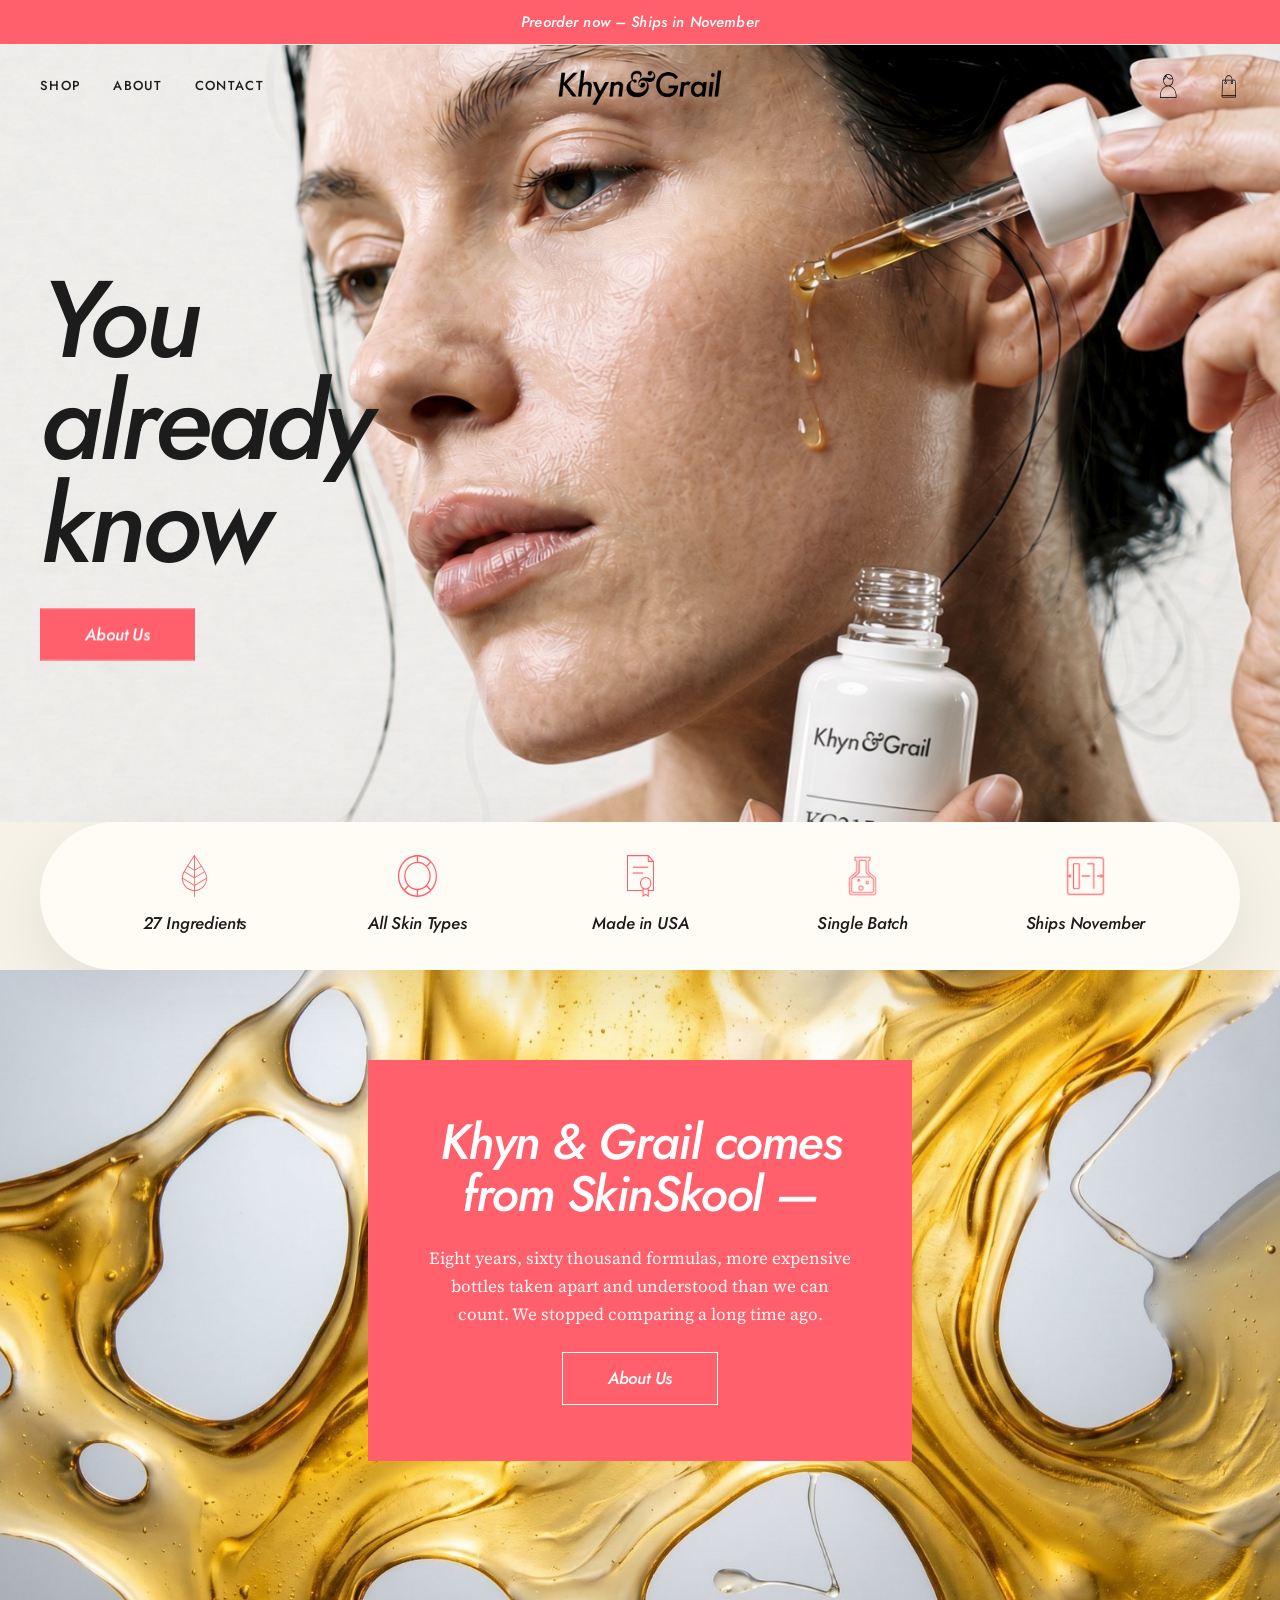
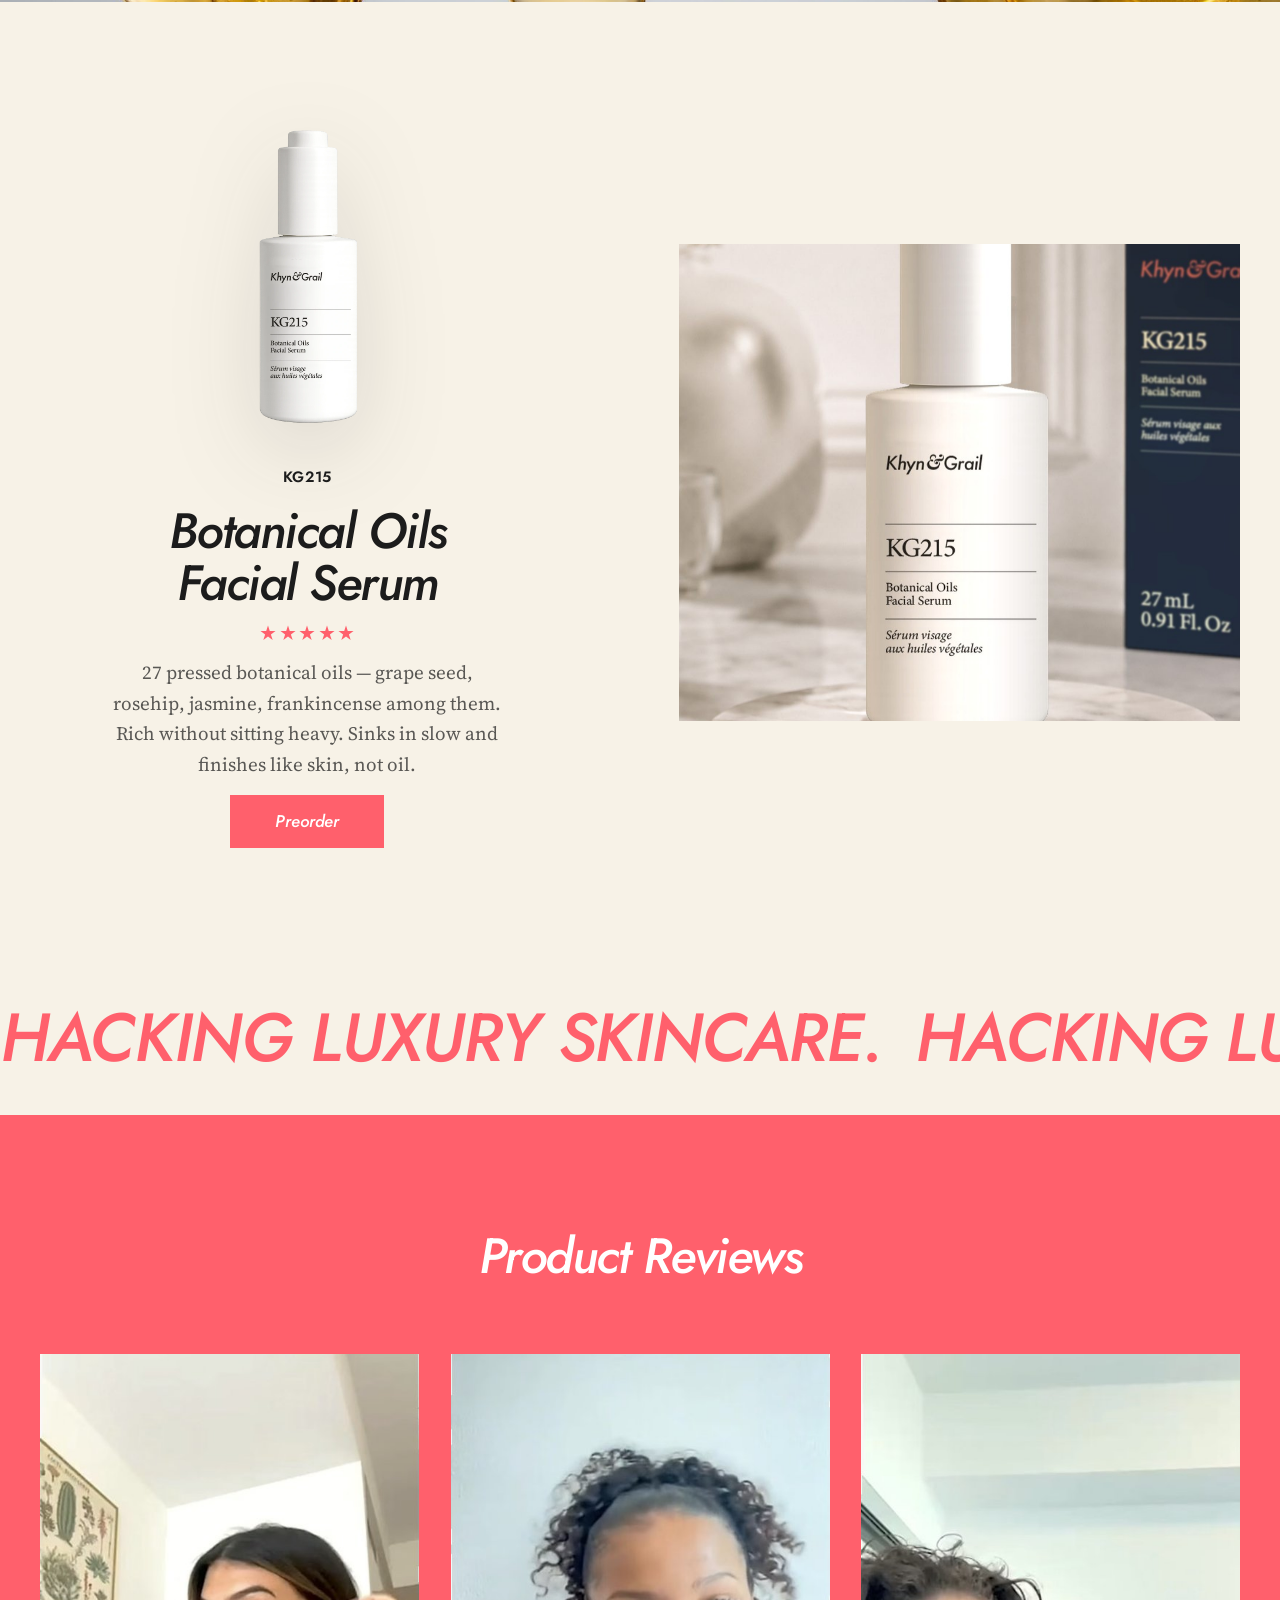
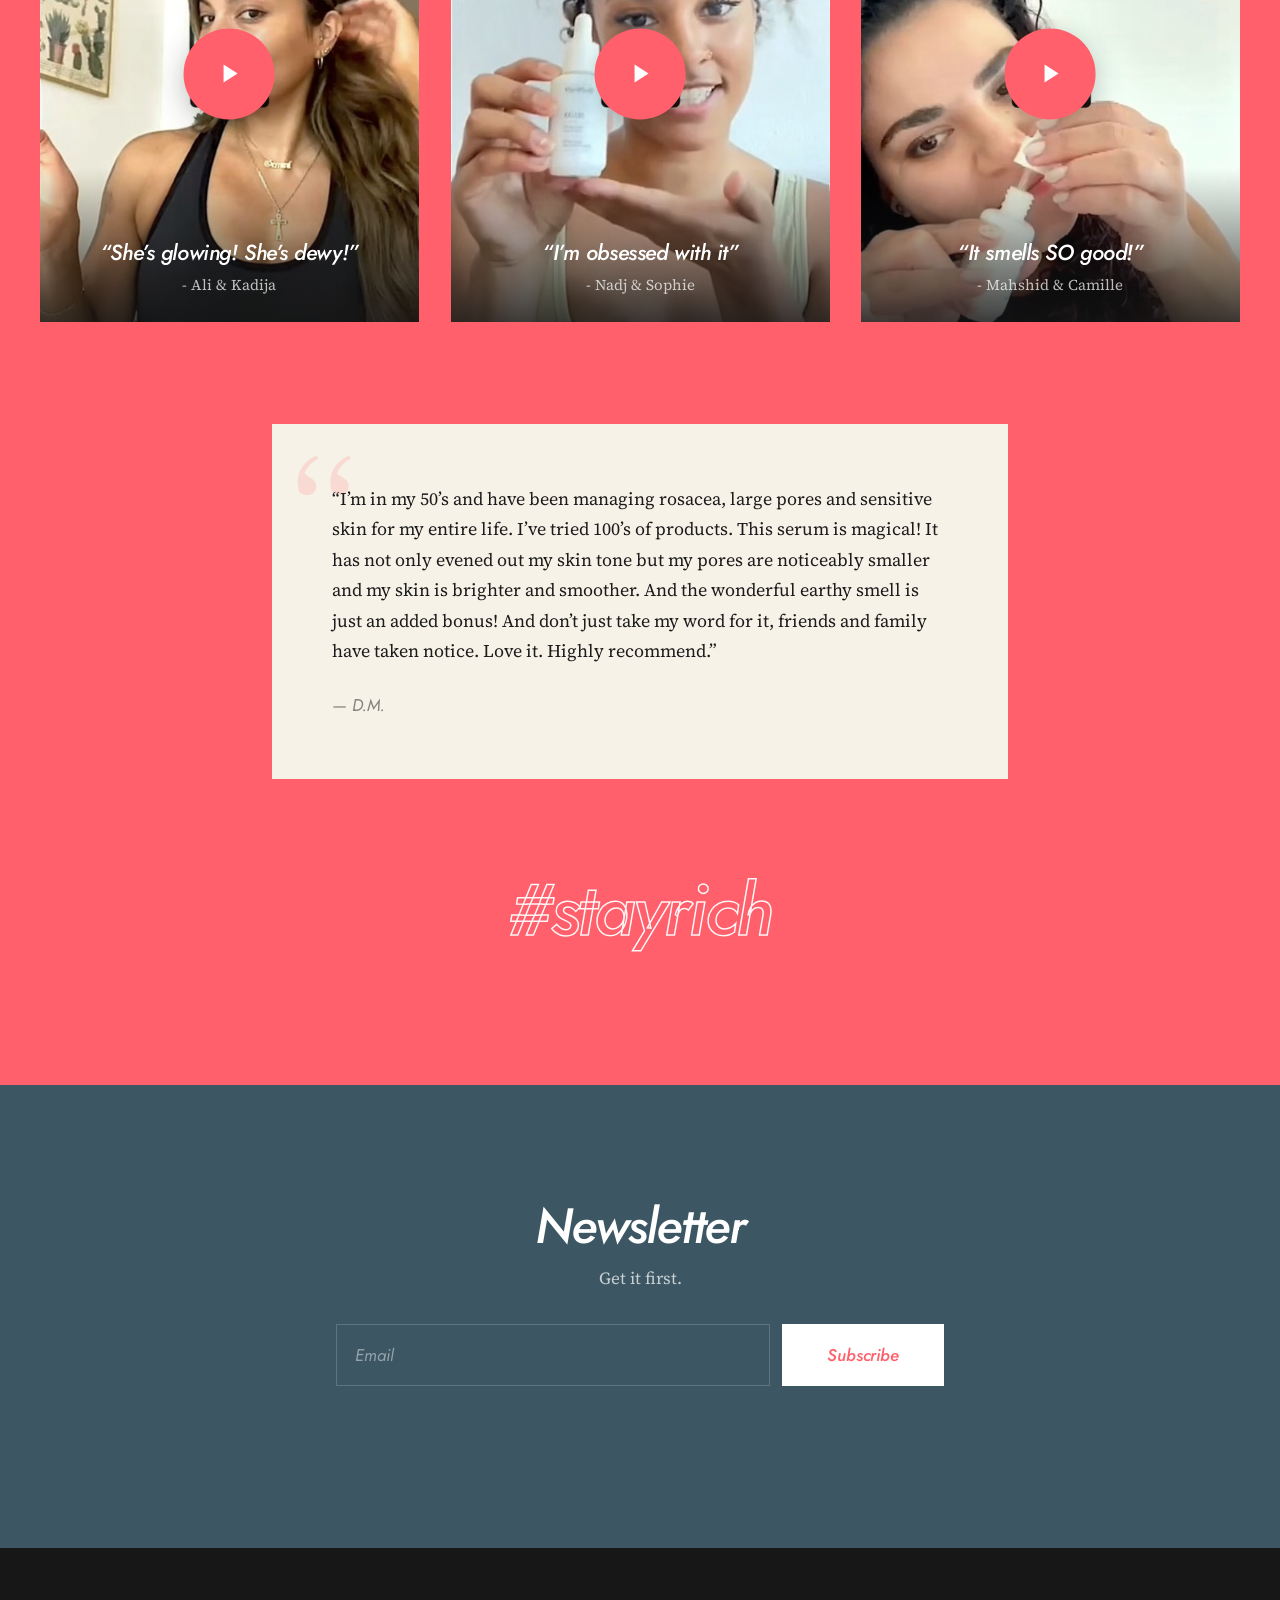
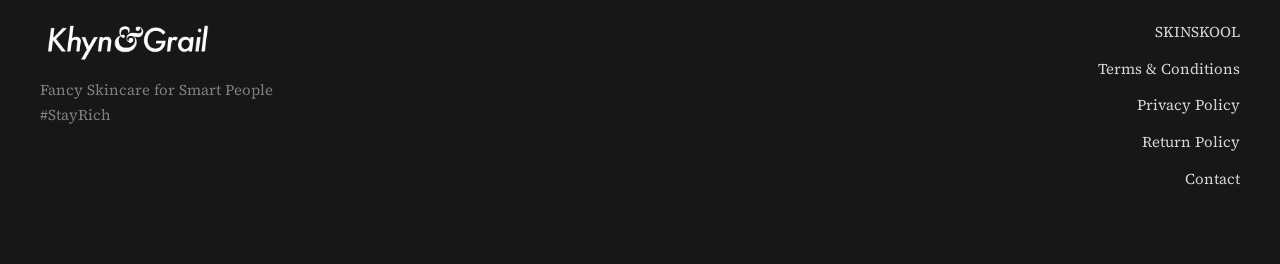
<file: index.html>
<!DOCTYPE html>
<html lang="en" class="no-js">
  <head>
    <meta charset="utf-8" />
    <meta name="viewport" content="width=device-width, initial-scale=1" />
    <title>Khyn &amp; Grail — Fancy Skincare for Smart People</title>
    <meta name="description" content="KG215 Botanical Oils Facial Serum. 27 pressed botanical oils. Preorder now, ships November." />
    <meta name="theme-color" content="#f7f2e7" />
    <script>document.documentElement.className=document.documentElement.className.replace("no-js","js");</script>
    <link rel="preconnect" href="https://fonts.googleapis.com" />
    <link rel="preconnect" href="https://fonts.gstatic.com" crossorigin />
    <link href="https://fonts.googleapis.com/css2?family=Jost:ital,wght@0,400;0,500;0,600;1,400;1,500;1,600&family=Source+Serif+4:ital,opsz,wght@0,8..60,300;0,8..60,400;1,8..60,400&display=swap" rel="stylesheet" />
    <link rel="stylesheet" href="css/site.css" />
    <link rel="preload" as="image" href="assets/img/hero-portrait.jpg" />
  </head>

  <body class="page page--home">
    <a class="skip-link" href="#main">Skip to content</a>

    <div class="curtain" data-curtain aria-hidden="true">
      <img src="assets/img/logo.png" alt="" width="500" height="121" />
    </div>

    <p class="announce">Preorder now &ndash; Ships in November</p>

    <header class="site-header site-header--float" data-header>
      <div class="header-inner">
        <div class="header-left">
          <button class="menu-toggle" type="button" data-menu-toggle aria-expanded="false" aria-controls="mobile-nav" aria-label="Menu">
            <span></span><span></span>
          </button>
          <nav class="nav" aria-label="Primary">
            <a href="product.html">Shop</a>
            <a href="about.html">About</a>
            <a href="about.html#contact">Contact</a>
          </nav>
        </div>
        <a class="logo" href="index.html" aria-label="Khyn &amp; Grail — home">
          <img class="logo__img" src="assets/img/logo.png" alt="Khyn &amp; Grail" width="500" height="121" />
        </a>
        <div class="header-tools">
          <a class="tool" href="about.html#contact" aria-label="Account">
            <img src="assets/icons/account.svg" alt="" width="22" height="24" />
          </a>
          <button class="tool" type="button" data-open-cart aria-label="Bag">
            <img src="assets/icons/bag.svg" alt="" width="22" height="24" />
            <span class="cart-btn__count" data-cart-count>0</span>
          </button>
        </div>
      </div>
    </header>

    <nav class="mobile-nav" id="mobile-nav" data-mobile-nav aria-label="Mobile">
      <a href="product.html">Shop</a>
      <a href="about.html">About</a>
      <a href="about.html#contact">Contact</a>
      <a href="#bag" data-open-cart>Bag</a>
    </nav>

    <main id="main">
      <section class="hero">
        <figure class="hero__media">
          <img data-parallax="0.07" src="assets/img/hero-portrait.jpg"
               alt="A woman pressing golden botanical oil into her cheek with a glass dropper"
               width="2000" height="1116" fetchpriority="high" />
        </figure>
        <div class="hero__inner">
          <div class="hero__copy">
            <h1 class="display hero__title lines" data-lines>
              <span class="ln"><span>You already</span></span>
              <span class="ln"><span>know</span></span>
            </h1>
            <a class="btn" href="about.html" data-anim="rise" style="--d: 480ms">About Us</a>
          </div>
        </div>
      </section>

      <section class="creds" aria-label="Product credentials">
        <div class="creds__pill">
          <div class="cred" data-anim="rise" style="--d: 0ms">
            <img src="assets/icons/stat-organic.svg" alt="" />
            <span>27 Ingredients</span>
          </div>
          <div class="cred" data-anim="rise" style="--d: 80ms">
            <img src="assets/icons/stat-skintypes.svg" alt="" />
            <span>All Skin Types</span>
          </div>
          <div class="cred" data-anim="rise" style="--d: 160ms">
            <img src="assets/icons/stat-usa.svg" alt="" />
            <span>Made in USA</span>
          </div>
          <div class="cred" data-anim="rise" style="--d: 240ms">
            <img src="assets/icons/stat-single-batch.png" alt="" />
            <span>Single Batch</span>
          </div>
          <div class="cred" data-anim="rise" style="--d: 320ms">
            <img src="assets/icons/stat-ships.png" alt="" />
            <span>Ships November</span>
          </div>
        </div>
      </section>

      <section class="oil" data-oil>
        <div class="oil__media">
          <img src="assets/img/oil.jpg" alt="Macro photograph of golden botanical oil suspended in water" width="2000" height="1116" />
        </div>
        <div class="oil__inner">
          <article class="oil__card" data-anim="rise">
            <h2 class="h2">Khyn &amp; Grail comes from SkinSkool &mdash;</h2>
            <p>
              Eight years, sixty thousand formulas, more expensive bottles taken apart and
              understood than we can count. We stopped comparing a long time ago.
            </p>
            <a class="btn btn--outlineLight" href="about.html">About Us</a>
          </article>
        </div>
      </section>

      <section class="spot">
        <div class="spot__inner">
          <div class="spot__copy" data-anim="rise">
            <img class="spot__bottle" src="assets/img/bottle.png" alt="Khyn &amp; Grail KG215 white dropper bottle" width="600" height="1316" />
            <p class="spot__sku">KG215</p>
            <h2 class="h2">Botanical Oils Facial Serum</h2>
            <span class="stars" aria-hidden="true"><svg viewBox="0 0 28 26" aria-hidden="true"><path d="M14 0l3.11 9.57H27.2l-8.14 5.91 3.11 9.57L14 19.14l-8.14 5.91 3.11-9.57L.82 9.57h10.06L14 0z"/></svg><svg viewBox="0 0 28 26" aria-hidden="true"><path d="M14 0l3.11 9.57H27.2l-8.14 5.91 3.11 9.57L14 19.14l-8.14 5.91 3.11-9.57L.82 9.57h10.06L14 0z"/></svg><svg viewBox="0 0 28 26" aria-hidden="true"><path d="M14 0l3.11 9.57H27.2l-8.14 5.91 3.11 9.57L14 19.14l-8.14 5.91 3.11-9.57L.82 9.57h10.06L14 0z"/></svg><svg viewBox="0 0 28 26" aria-hidden="true"><path d="M14 0l3.11 9.57H27.2l-8.14 5.91 3.11 9.57L14 19.14l-8.14 5.91 3.11-9.57L.82 9.57h10.06L14 0z"/></svg><svg viewBox="0 0 28 26" aria-hidden="true"><path d="M14 0l3.11 9.57H27.2l-8.14 5.91 3.11 9.57L14 19.14l-8.14 5.91 3.11-9.57L.82 9.57h10.06L14 0z"/></svg></span>
            <p class="lede">
              27 pressed botanical oils &mdash; grape seed, rosehip, jasmine, frankincense among
              them. Rich without sitting heavy. Sinks in slow and finishes like skin, not oil.
            </p>
            <a class="btn" href="product.html">Preorder</a>
          </div>
          <figure class="spot__still" data-anim="rise" style="--d: 140ms">
            <img data-parallax="0.05" src="assets/img/lifestyle.jpg" alt="KG215 bottle on a marble stand beside its navy carton" width="1086" height="1448" />
          </figure>
        </div>
      </section>

      <div class="marquee " aria-hidden="true">
        <div class="marquee__track" style="--speed: 46s"><span>Hacking luxury skincare.</span><span>Hacking luxury skincare.</span><span>Hacking luxury skincare.</span><span>Hacking luxury skincare.</span><span>Hacking luxury skincare.</span><span>Hacking luxury skincare.</span><span>Hacking luxury skincare.</span><span>Hacking luxury skincare.</span></div>
      </div>

      <section class="reviews">
        <div class="reviews__inner">
          <h2 class="h2 reviews__title" data-anim="rise">Product Reviews</h2>

          <div class="reviews__wall">
            <figure class="vcard" data-anim="rise" style="--d: 0ms">
              <div class="vcard__media">
                <img src="assets/img/review-1.jpg" alt="Ali and Kadija talking about the serum on camera" width="520" height="794" />
                <span class="vcard__play" aria-hidden="true"><i></i></span>
                <figcaption class="vcard__cap">
                  <p class="vcard__quote">&ldquo;She&rsquo;s glowing! She&rsquo;s dewy!&rdquo;</p>
                  <p class="vcard__who">- Ali &amp; Kadija</p>
                </figcaption>
              </div>
            </figure>
            <figure class="vcard" data-anim="rise" style="--d: 120ms">
              <div class="vcard__media">
                <img src="assets/img/review-2.jpg" alt="Nadj and Sophie holding the KG215 bottle on camera" width="520" height="794" />
                <span class="vcard__play" aria-hidden="true"><i></i></span>
                <figcaption class="vcard__cap">
                  <p class="vcard__quote">&ldquo;I&rsquo;m obsessed with it&rdquo;</p>
                  <p class="vcard__who">- Nadj &amp; Sophie</p>
                </figcaption>
              </div>
            </figure>
            <figure class="vcard" data-anim="rise" style="--d: 240ms">
              <div class="vcard__media">
                <img src="assets/img/review-3.jpg" alt="Mahshid and Camille smelling the serum on camera" width="520" height="794" />
                <span class="vcard__play" aria-hidden="true"><i></i></span>
                <figcaption class="vcard__cap">
                  <p class="vcard__quote">&ldquo;It smells SO good!&rdquo;</p>
                  <p class="vcard__who">- Mahshid &amp; Camille</p>
                </figcaption>
              </div>
            </figure>
          </div>

          <blockquote class="reviews__quote" data-anim="rise">
            <p>
              &ldquo;I&rsquo;m in my 50&rsquo;s and have been managing rosacea, large pores and
              sensitive skin for my entire life. I&rsquo;ve tried 100&rsquo;s of products. This
              serum is magical! It has not only evened out my skin tone but my pores are noticeably
              smaller and my skin is brighter and smoother. And the wonderful earthy smell is just
              an added bonus! And don&rsquo;t just take my word for it, friends and family have
              taken notice. Love it. Highly recommend.&rdquo;
            </p>
            <footer>&mdash; D.M.</footer>
          </blockquote>

          <p class="hashtag" data-anim="rise">#stayrich</p>
        </div>
      </section>
      <section class="newsletter">
        <div class="newsletter__inner">
          <h2 class="h2" data-anim="rise">Newsletter</h2>
          <p data-anim="rise" style="--d: 90ms">Get it first.</p>
          <form class="newsletter__form" data-newsletter novalidate data-anim="rise" style="--d: 180ms">
            <div class="newsletter__row">
              <label class="field">
                <span class="sr-only">Email</span>
                <input type="email" name="email" placeholder="Email" autocomplete="email" required />
              </label>
              <button class="btn" type="submit">Subscribe</button>
            </div>
            <p class="form-status" data-form-status role="status"></p>
          </form>
        </div>
      </section>
    </main>

    <footer class="site-footer">
      <div class="footer-inner">
        <div class="footer-brand">
          <a href="index.html" aria-label="Khyn &amp; Grail — home">
            <img class="footer-brand__logo" src="assets/img/logo.png" alt="Khyn &amp; Grail" width="500" height="121" />
          </a>
          <p>Fancy Skincare for Smart People #StayRich</p>
        </div>
        <nav class="footer-nav" aria-label="Footer">
          <a href="https://skinskool.com" rel="noopener">SKINSKOOL</a>
          <a href="about.html#faq">Terms &amp; Conditions</a>
          <a href="about.html#faq">Privacy Policy</a>
          <a href="about.html#faq">Return Policy</a>
          <a href="about.html#contact">Contact</a>
        </nav>
      </div>
    </footer>

    <div class="drawer-scrim" data-scrim></div>
    <aside class="drawer" data-drawer role="dialog" aria-modal="true" aria-label="Your bag">
      <div class="drawer__head">
        <h2 class="label">Your bag</h2>
        <button class="link" type="button" data-close-cart>Close</button>
      </div>
      <div class="drawer__body" data-cart-body></div>
      <div class="drawer__foot">
        <p class="drawer__line"><span>Subtotal</span><span data-cart-total>$0.00</span></p>
        <a class="btn btn--block" href="product.html">Checkout</a>
      </div>
    </aside>

    <script src="js/site.js" defer></script>
    <script src="js/motion.js" defer></script>
  </body>
</html>
</file>
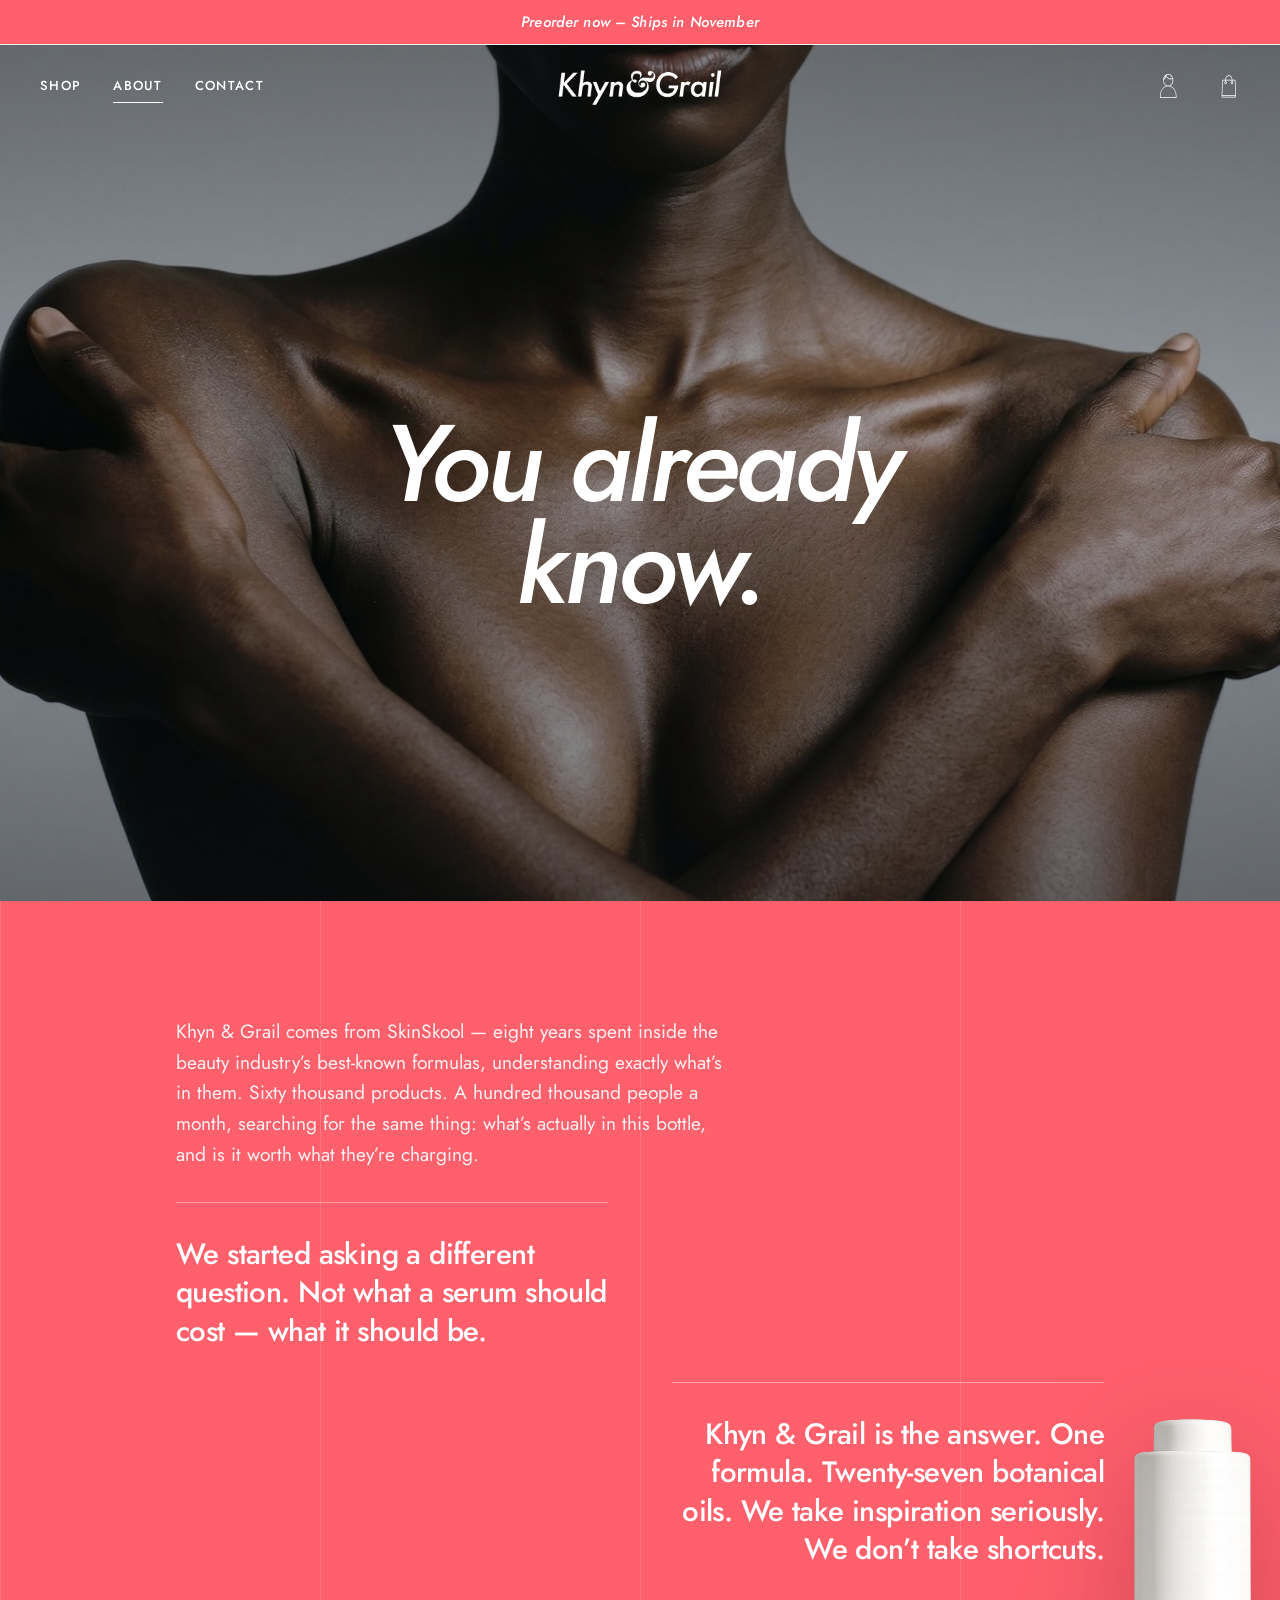
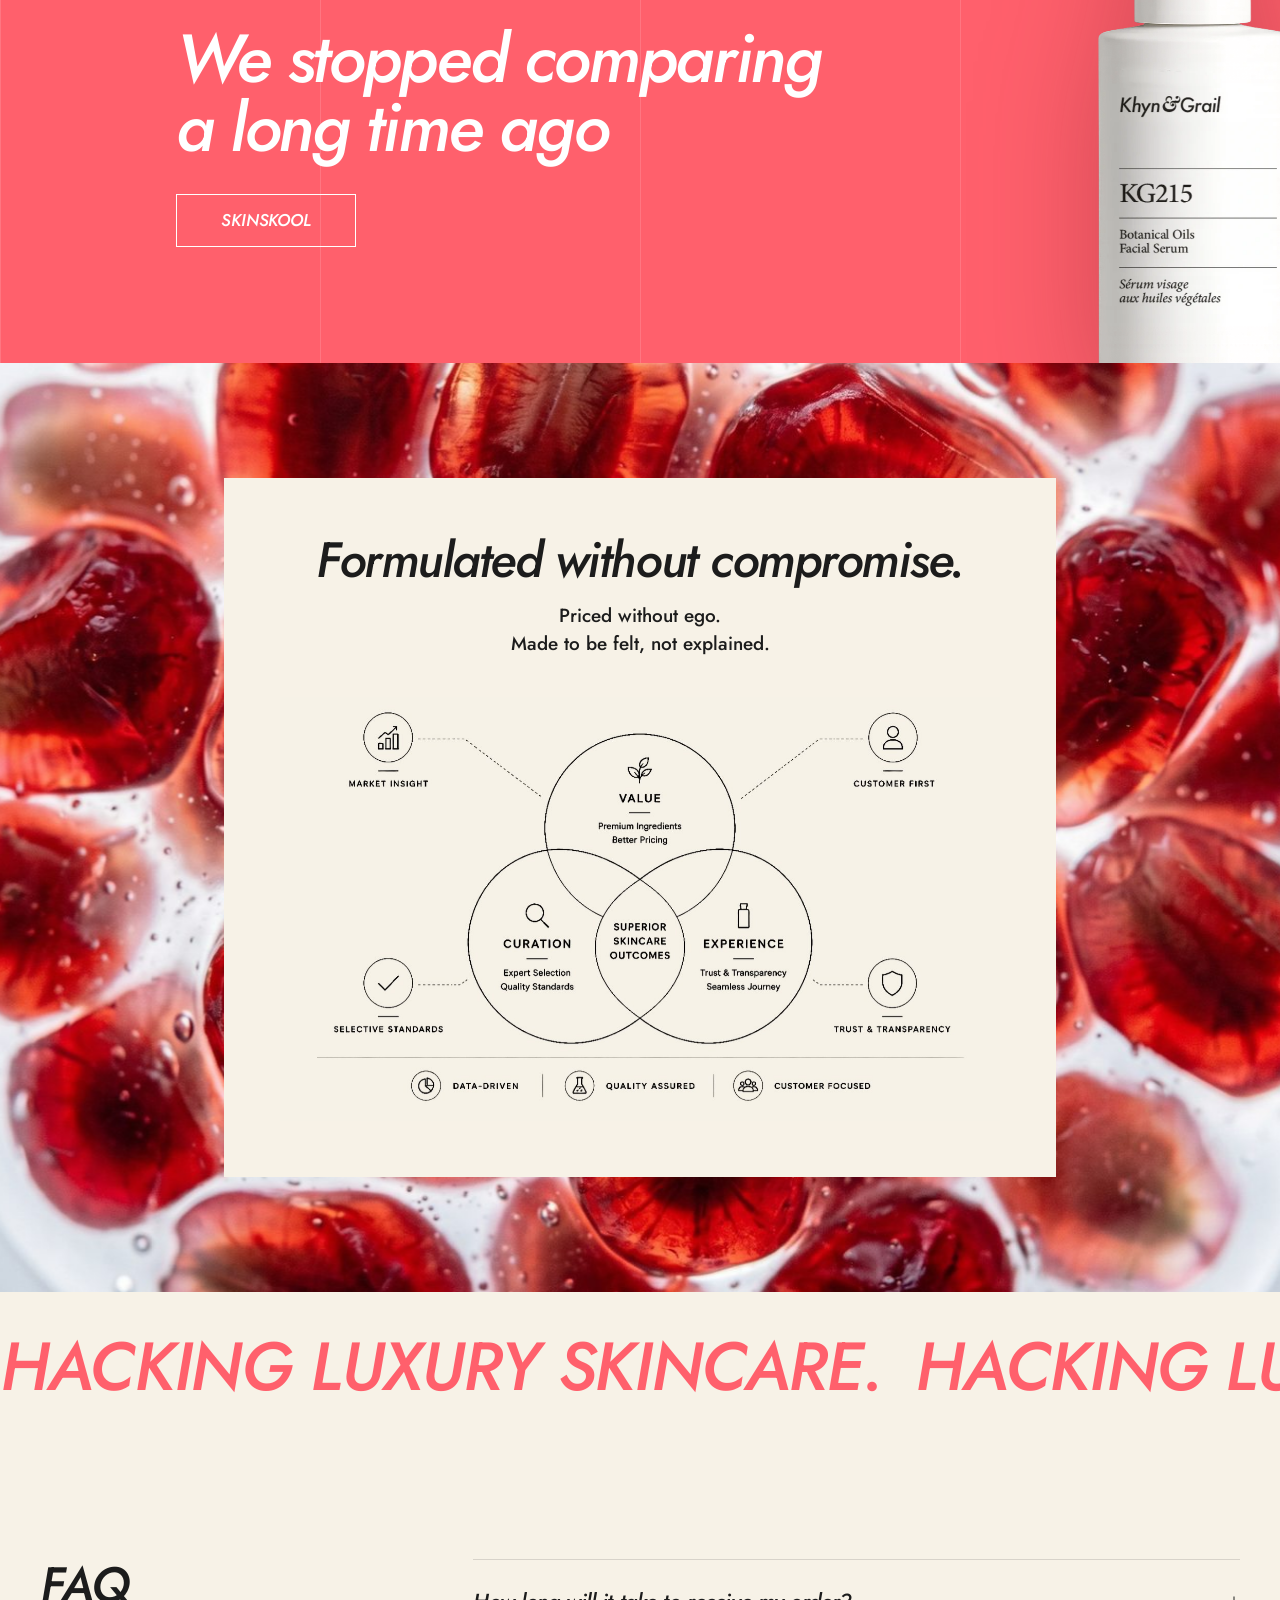
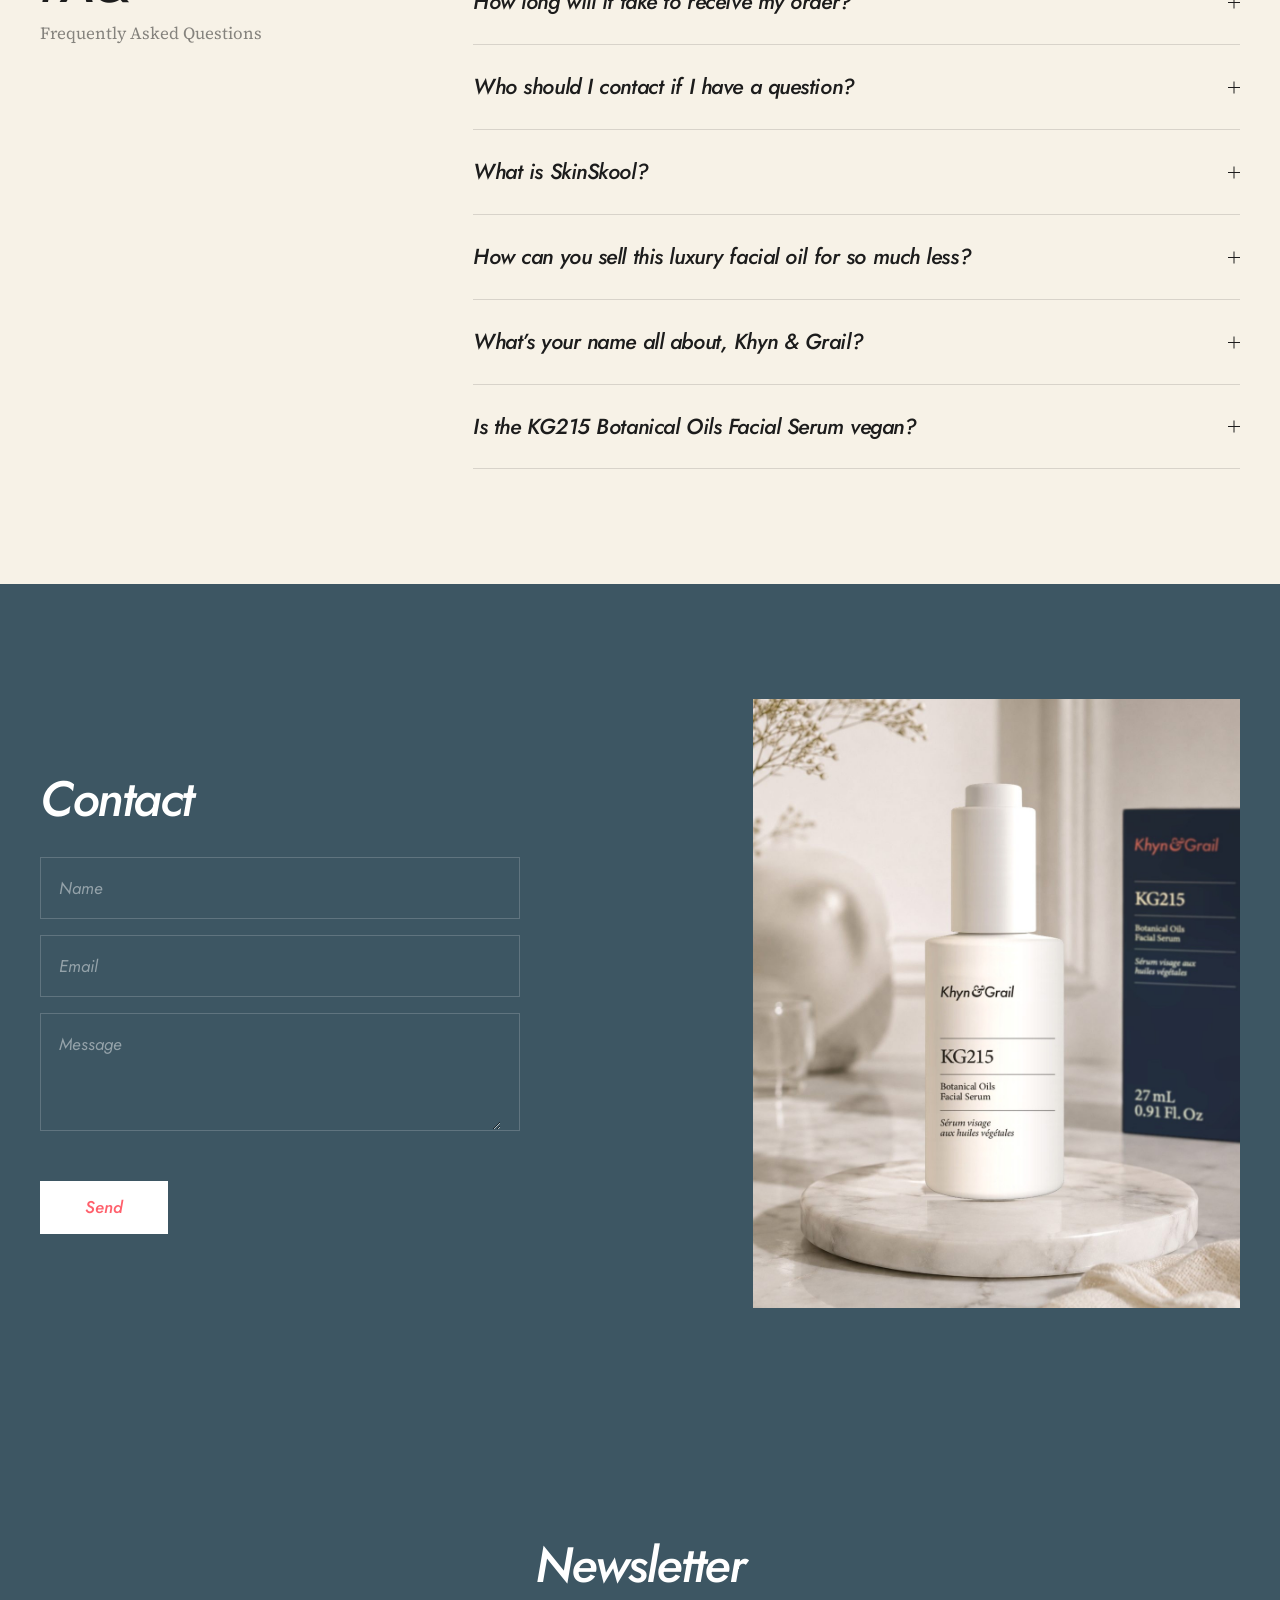
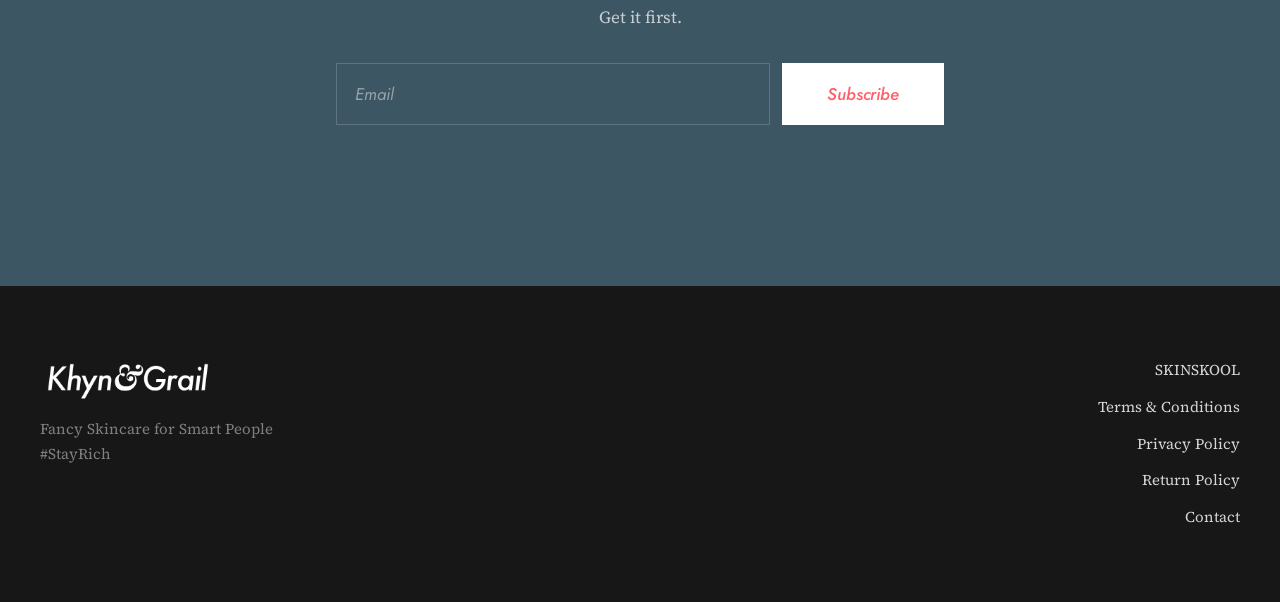
<file: about.html>
<!DOCTYPE html>
<html lang="en" class="no-js">
  <head>
    <meta charset="utf-8" />
    <meta name="viewport" content="width=device-width, initial-scale=1" />
    <title>About — Khyn &amp; Grail</title>
    <meta name="description" content="Khyn &amp; Grail comes from SkinSkool. We stopped comparing a long time ago." />
    <meta name="theme-color" content="#f7f2e7" />
    <script>document.documentElement.className=document.documentElement.className.replace("no-js","js");</script>
    <link rel="preconnect" href="https://fonts.googleapis.com" />
    <link rel="preconnect" href="https://fonts.gstatic.com" crossorigin />
    <link href="https://fonts.googleapis.com/css2?family=Jost:ital,wght@0,400;0,500;0,600;1,400;1,500;1,600&family=Source+Serif+4:ital,opsz,wght@0,8..60,300;0,8..60,400;1,8..60,400&display=swap" rel="stylesheet" />
    <link rel="stylesheet" href="css/site.css" />
    <link rel="preload" as="image" href="assets/img/about-hero.jpg" />
  </head>

  <body class="page page--about">
    <a class="skip-link" href="#main">Skip to content</a>

    <div class="curtain" data-curtain aria-hidden="true">
      <img src="assets/img/logo.png" alt="" width="500" height="121" />
    </div>

    <p class="announce">Preorder now &ndash; Ships in November</p>

    <header class="site-header site-header--over" data-header>
      <div class="header-inner">
        <div class="header-left">
          <button class="menu-toggle" type="button" data-menu-toggle aria-expanded="false" aria-controls="mobile-nav" aria-label="Menu">
            <span></span><span></span>
          </button>
          <nav class="nav" aria-label="Primary">
            <a href="product.html">Shop</a>
            <a href="about.html" aria-current="page">About</a>
            <a href="about.html#contact">Contact</a>
          </nav>
        </div>
        <a class="logo" href="index.html" aria-label="Khyn &amp; Grail — home">
          <img class="logo__img" src="assets/img/logo.png" alt="Khyn &amp; Grail" width="500" height="121" />
        </a>
        <div class="header-tools">
          <a class="tool" href="about.html#contact" aria-label="Account">
            <img src="assets/icons/account.svg" alt="" width="22" height="24" />
          </a>
          <button class="tool" type="button" data-open-cart aria-label="Bag">
            <img src="assets/icons/bag.svg" alt="" width="22" height="24" />
            <span class="cart-btn__count" data-cart-count>0</span>
          </button>
        </div>
      </div>
    </header>

    <nav class="mobile-nav" id="mobile-nav" data-mobile-nav aria-label="Mobile">
      <a href="product.html">Shop</a>
      <a href="about.html">About</a>
      <a href="about.html#contact">Contact</a>
      <a href="#bag" data-open-cart>Bag</a>
    </nav>

    <main id="main">
      <section class="ahero">
        <figure class="ahero__media">
          <img data-parallax="0.08" src="assets/img/about-hero.jpg"
               alt="A woman with her arms crossed over her shoulders, skin lit from the side"
               width="2000" height="1116" fetchpriority="high" />
        </figure>
        <div class="ahero__copy">
          <h1 class="display lines" data-lines>
            <span class="ln"><span>You already</span></span>
            <span class="ln"><span>know.</span></span>
          </h1>
        </div>
      </section>

      <section class="manifesto">
        <img class="manifesto__bottle" src="assets/img/bottle.png" alt="" width="600" height="1316" data-anim="rise" style="--d: 300ms" aria-hidden="true" />
        <div class="manifesto__inner">
          <p class="manifesto__lead" data-anim="rise">
            Khyn &amp; Grail comes from SkinSkool &mdash; eight years spent inside the beauty
            industry&rsquo;s best-known formulas, understanding exactly what&rsquo;s in them.
            Sixty thousand products. A hundred thousand people a month, searching for the same
            thing: what&rsquo;s actually in this bottle, and is it worth what they&rsquo;re charging.
          </p>

          <p class="manifesto__mid" data-anim="rise" style="--d: 120ms">
            We started asking a different question. Not what a serum should cost &mdash; what it
            should be.
          </p>

          <p class="manifesto__mid manifesto__mid--end" data-anim="rise" style="--d: 200ms">
            Khyn &amp; Grail is the answer. One formula. Twenty-seven botanical oils. We take
            inspiration seriously. We don&rsquo;t take shortcuts.
          </p>

          <p class="manifesto__kicker lines" data-lines>
            <span class="ln"><span>We stopped comparing</span></span>
            <span class="ln"><span>a long time ago</span></span>
          </p>

          <p data-anim="rise" style="--d: 260ms">
            <a class="btn btn--outlineLight" href="https://skinskool.com" rel="noopener">SKINSKOOL</a>
          </p>
        </div>
      </section>

      <section class="vce">
        <div class="vce__media">
          <img data-parallax="0.06" src="assets/img/pomegranate.jpg" alt="Macro photograph of pomegranate seeds suspended in clear gel" width="2000" height="1116" />
        </div>
        <div class="vce__inner">
          <article class="vce__card" data-anim="rise">
            <h2 class="h2">Formulated without compromise.</h2>
            <p class="vce__sub">Priced without ego.<br />Made to be felt, not explained.</p>
            <figure class="vce__figure" data-anim="fade" style="--d: 200ms">
              <img src="assets/img/vce.jpg" alt="Value, Curation and Experience overlapping at superior skincare outcomes, supported by market insight, customer first, selective standards and trust and transparency" width="1400" height="824" />
            </figure>
          </article>
        </div>
      </section>

      <div class="marquee " aria-hidden="true">
        <div class="marquee__track" style="--speed: 46s"><span>Hacking luxury skincare.</span><span>Hacking luxury skincare.</span><span>Hacking luxury skincare.</span><span>Hacking luxury skincare.</span><span>Hacking luxury skincare.</span><span>Hacking luxury skincare.</span><span>Hacking luxury skincare.</span><span>Hacking luxury skincare.</span></div>
      </div>

      <section class="faq" id="faq">
        <div class="faq__inner">
          <div class="faq__head">
            <h2 class="h2" data-anim="rise">FAQ</h2>
            <p class="muted" data-anim="rise" style="--d: 90ms">Frequently Asked Questions</p>
          </div>
          <div class="accordion" data-accordion data-anim="rise">
            <div class="acc__item">
              <button class="acc__trigger" type="button" data-acc-trigger aria-expanded="false" aria-controls="faq-1">
                How long will it take to receive my order? <i aria-hidden="true"></i>
              </button>
              <div class="acc__panel" id="faq-1"><div><p>Preorders ship in November, in the order they were placed. After that, most US orders ship within one to two business days and arrive in three to seven.</p></div></div>
            </div>
            <div class="acc__item">
              <button class="acc__trigger" type="button" data-acc-trigger aria-expanded="false" aria-controls="faq-2">
                Who should I contact if I have a question? <i aria-hidden="true"></i>
              </button>
              <div class="acc__panel" id="faq-2"><div><p>Write to us below. Terry and Monieka still read the inbox themselves.</p></div></div>
            </div>
            <div class="acc__item">
              <button class="acc__trigger" type="button" data-acc-trigger aria-expanded="false" aria-controls="faq-3">
                What is SkinSkool? <i aria-hidden="true"></i>
              </button>
              <div class="acc__panel" id="faq-3"><div><p>The comparison platform the founders built — eight years of taking the beauty industry’s best-known formulas apart and publishing what is actually inside them.</p></div></div>
            </div>
            <div class="acc__item">
              <button class="acc__trigger" type="button" data-acc-trigger aria-expanded="false" aria-controls="faq-4">
                How can you sell this luxury facial oil for so much less? <i aria-hidden="true"></i>
              </button>
              <div class="acc__panel" id="faq-4"><div><p>We skip the parts you cannot put on your face. No department-store counter, no celebrity contract, no box inside a box.</p></div></div>
            </div>
            <div class="acc__item">
              <button class="acc__trigger" type="button" data-acc-trigger aria-expanded="false" aria-controls="faq-5">
                What’s your name all about, Khyn &amp; Grail? <i aria-hidden="true"></i>
              </button>
              <div class="acc__panel" id="faq-5"><div><p>Khyn is pronounced KIN — family. Grail is the bottle you have been hunting.</p></div></div>
            </div>
            <div class="acc__item">
              <button class="acc__trigger" type="button" data-acc-trigger aria-expanded="false" aria-controls="faq-6">
                Is the KG215 Botanical Oils Facial Serum vegan? <i aria-hidden="true"></i>
              </button>
              <div class="acc__panel" id="faq-6"><div><p>Yes. The blend is vegan, never tested on animals, and suitable for all skin types including sensitive.</p></div></div>
            </div>
          </div>
        </div>
      </section>

      <section class="contact" id="contact">
        <div class="contact__inner">
          <div class="contact__copy">
            <h2 class="h2" data-anim="rise">Contact</h2>
            <form class="contact__form" data-newsletter novalidate data-anim="rise" style="--d: 120ms">
              <label class="field"><span class="sr-only">Name</span>
                <input type="text" name="name" placeholder="Name" autocomplete="name" /></label>
              <label class="field"><span class="sr-only">Email</span>
                <input type="email" name="email" placeholder="Email" autocomplete="email" required /></label>
              <label class="field"><span class="sr-only">Message</span>
                <textarea name="message" placeholder="Message" rows="3"></textarea></label>
              <p class="form-status" data-form-status role="status"></p>
              <button class="btn btn--white" type="submit">Send</button>
            </form>
          </div>
          <figure class="contact__media" data-anim="rise">
            <img src="assets/img/lifestyle.jpg" alt="KG215 bottle on a marble stand beside its navy carton" width="1086" height="1448" />
          </figure>
        </div>
      </section>
      <section class="newsletter">
        <div class="newsletter__inner">
          <h2 class="h2" data-anim="rise">Newsletter</h2>
          <p data-anim="rise" style="--d: 90ms">Get it first.</p>
          <form class="newsletter__form" data-newsletter novalidate data-anim="rise" style="--d: 180ms">
            <div class="newsletter__row">
              <label class="field">
                <span class="sr-only">Email</span>
                <input type="email" name="email" placeholder="Email" autocomplete="email" required />
              </label>
              <button class="btn" type="submit">Subscribe</button>
            </div>
            <p class="form-status" data-form-status role="status"></p>
          </form>
        </div>
      </section>
    </main>

    <footer class="site-footer">
      <div class="footer-inner">
        <div class="footer-brand">
          <a href="index.html" aria-label="Khyn &amp; Grail — home">
            <img class="footer-brand__logo" src="assets/img/logo.png" alt="Khyn &amp; Grail" width="500" height="121" />
          </a>
          <p>Fancy Skincare for Smart People #StayRich</p>
        </div>
        <nav class="footer-nav" aria-label="Footer">
          <a href="https://skinskool.com" rel="noopener">SKINSKOOL</a>
          <a href="about.html#faq">Terms &amp; Conditions</a>
          <a href="about.html#faq">Privacy Policy</a>
          <a href="about.html#faq">Return Policy</a>
          <a href="about.html#contact">Contact</a>
        </nav>
      </div>
    </footer>

    <div class="drawer-scrim" data-scrim></div>
    <aside class="drawer" data-drawer role="dialog" aria-modal="true" aria-label="Your bag">
      <div class="drawer__head">
        <h2 class="label">Your bag</h2>
        <button class="link" type="button" data-close-cart>Close</button>
      </div>
      <div class="drawer__body" data-cart-body></div>
      <div class="drawer__foot">
        <p class="drawer__line"><span>Subtotal</span><span data-cart-total>$0.00</span></p>
        <a class="btn btn--block" href="product.html">Checkout</a>
      </div>
    </aside>

    <script src="js/site.js" defer></script>
    <script src="js/motion.js" defer></script>
  </body>
</html>
</file>
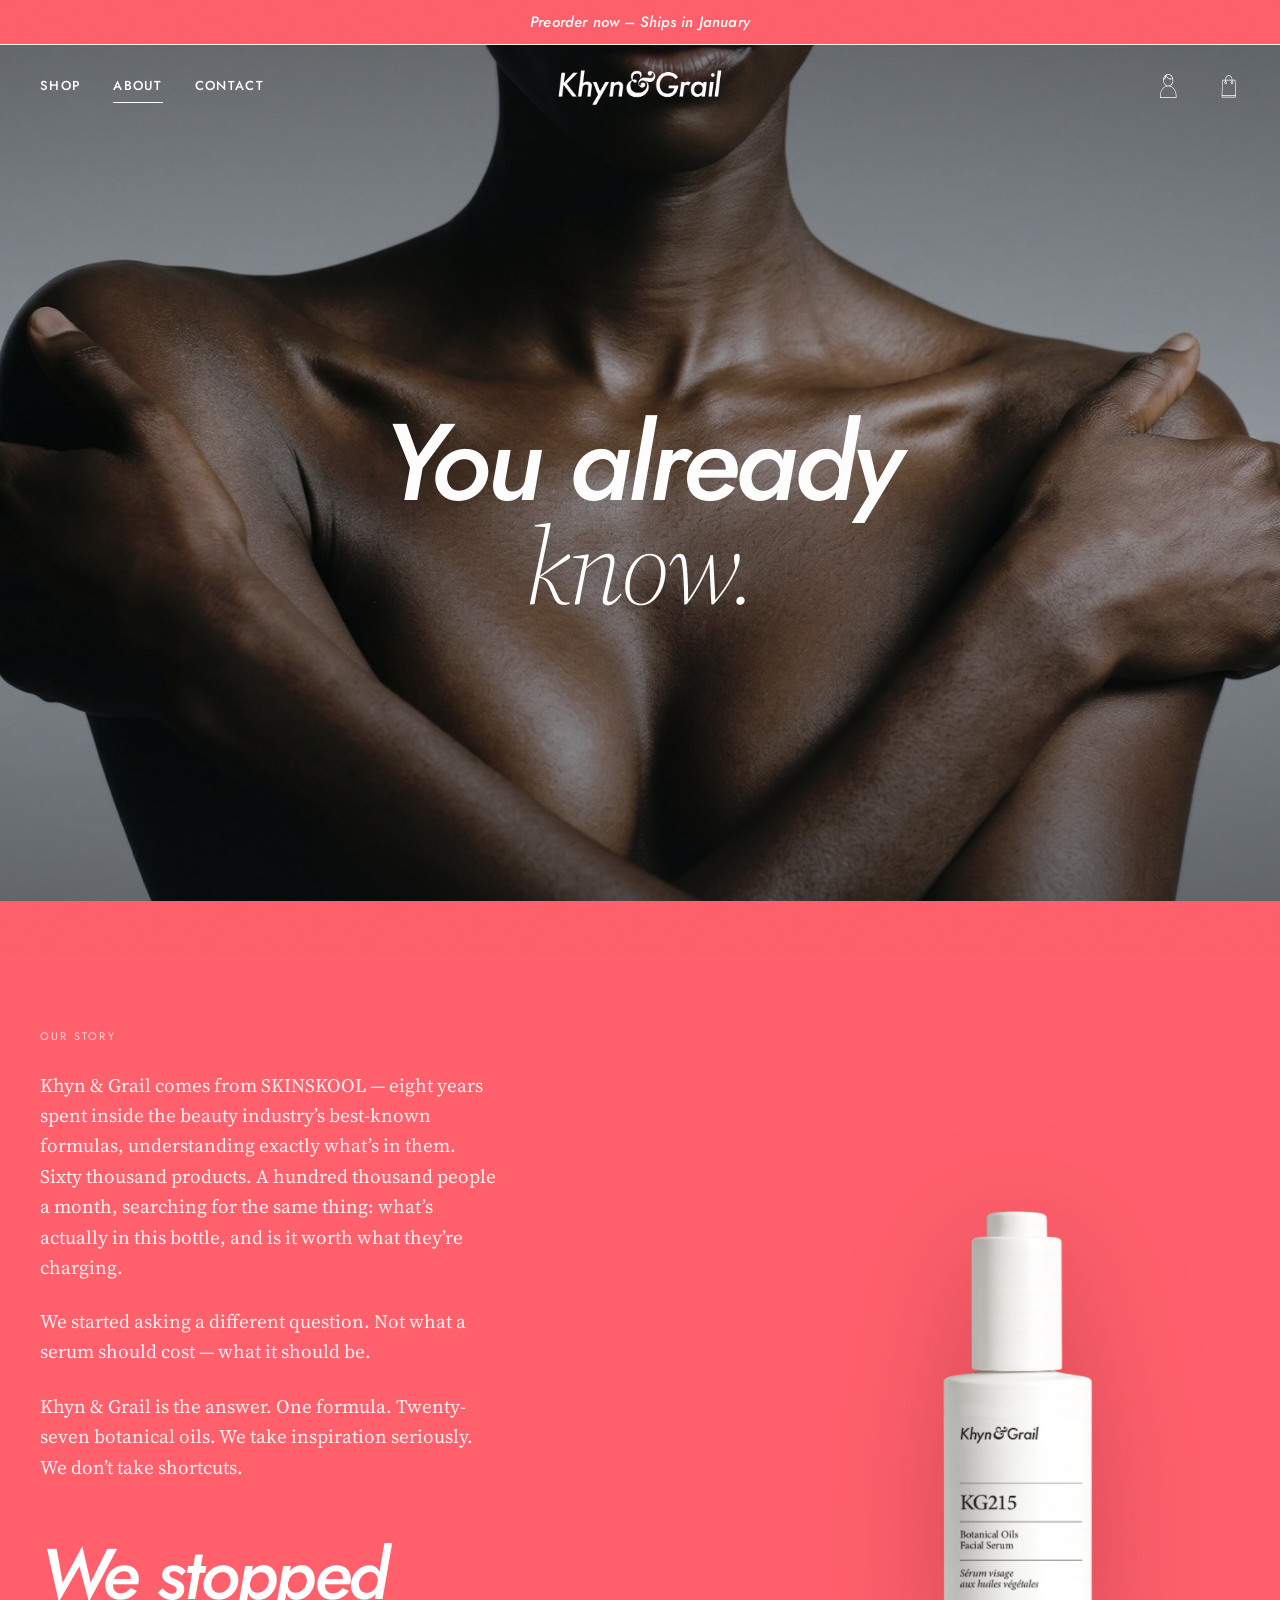
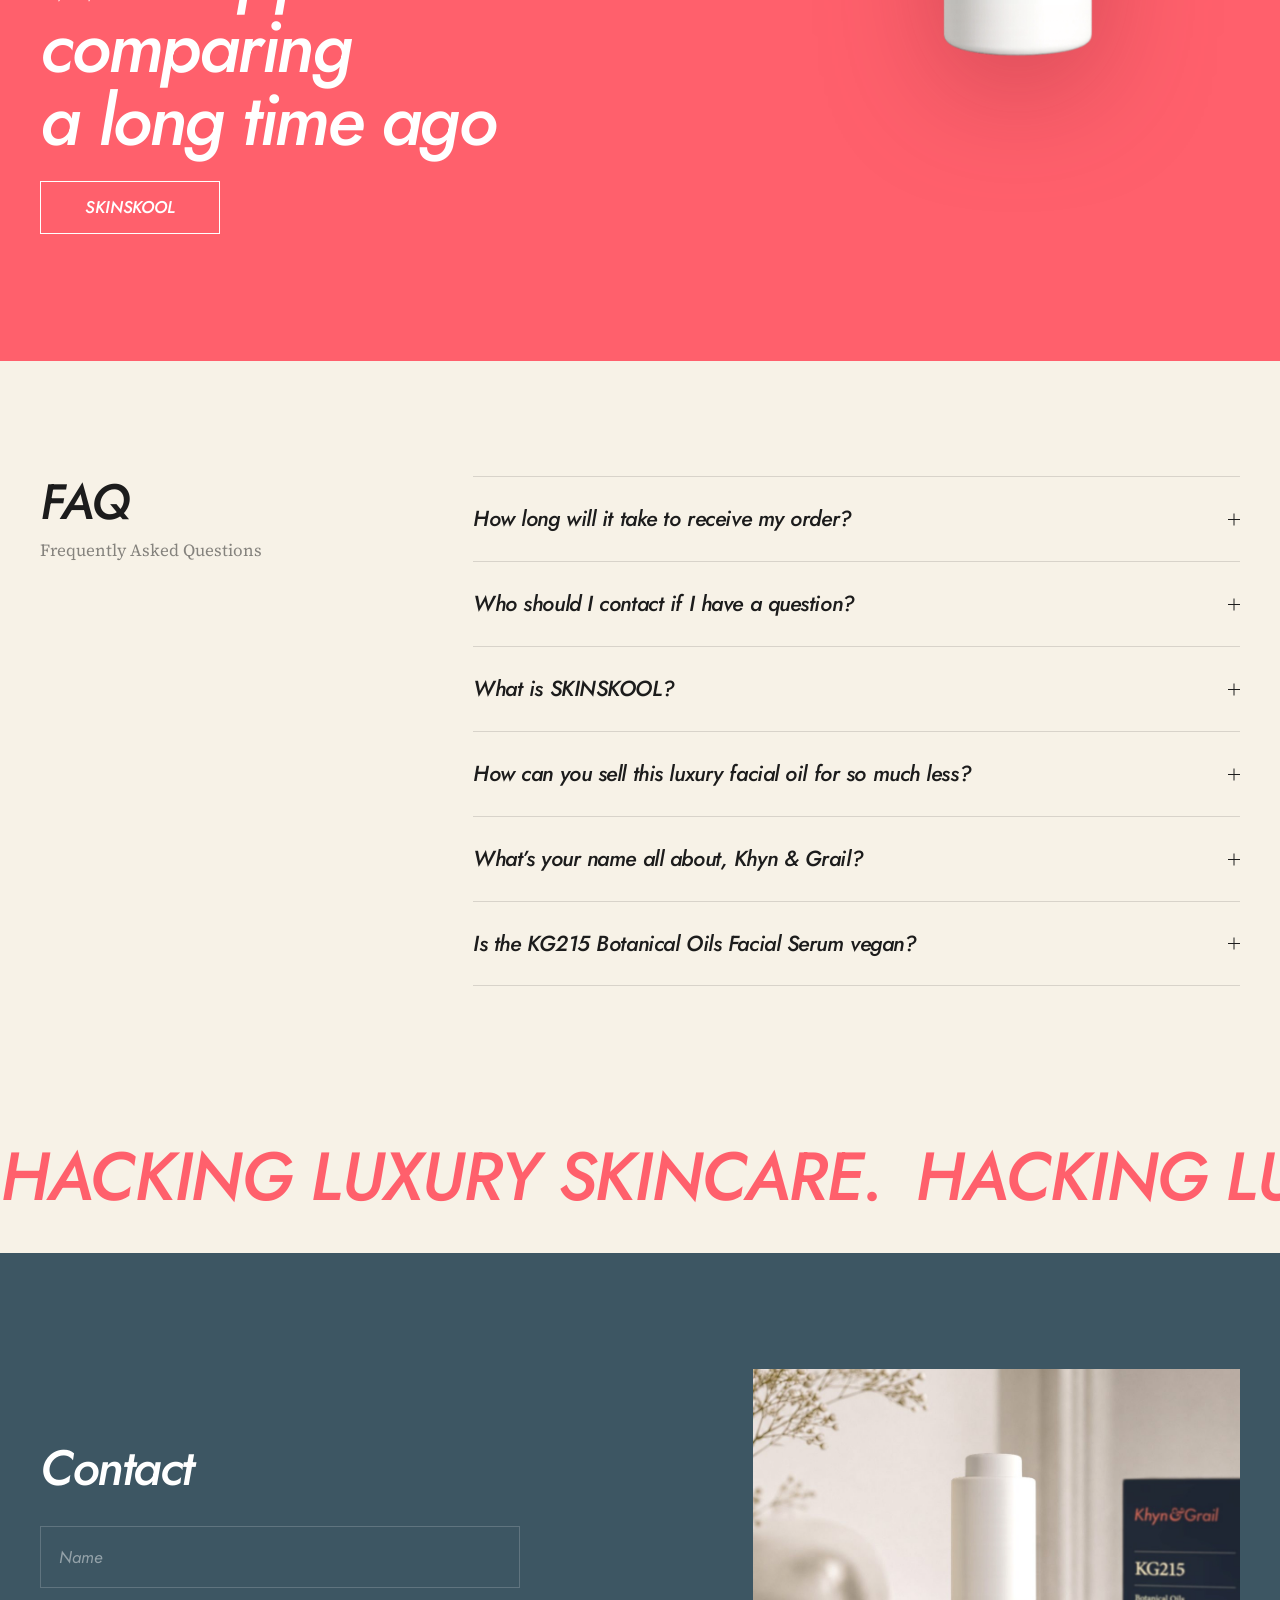
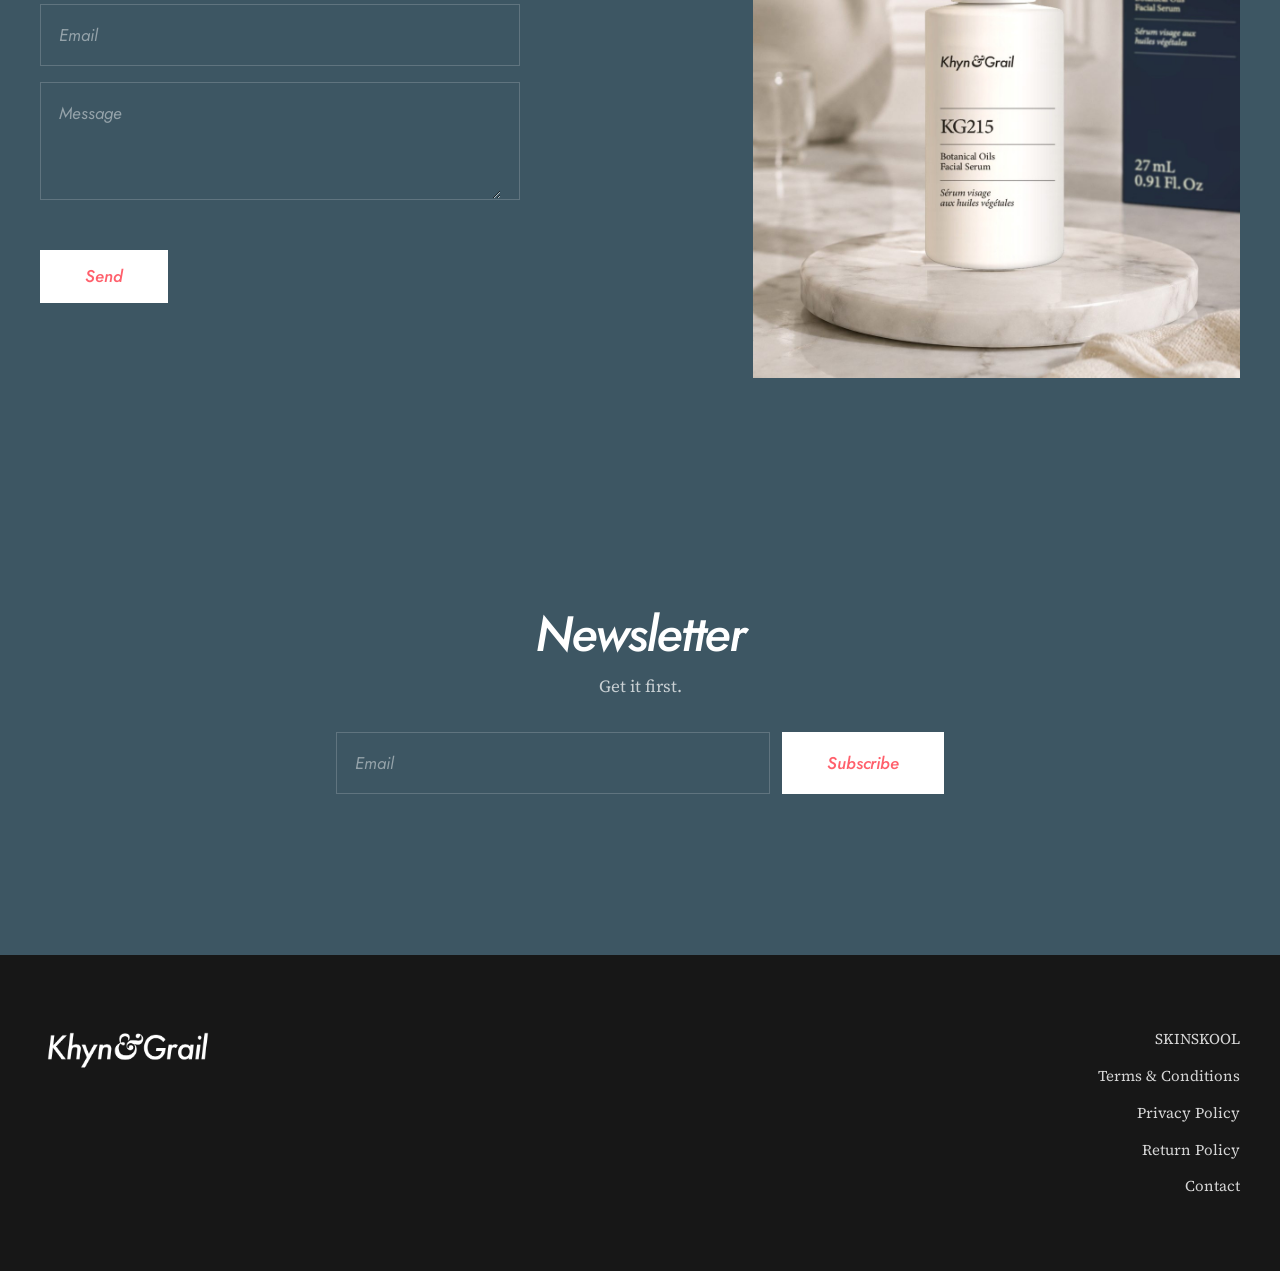
<file: about3.html>
<!DOCTYPE html>
<html lang="en" class="no-js">
  <head>
    <meta charset="utf-8" />
    <meta name="viewport" content="width=device-width, initial-scale=1" />
    <title>About — Khyn &amp; Grail</title>
    <meta name="description" content="Khyn &amp; Grail comes from SKINSKOOL. We stopped comparing a long time ago." />
    <meta name="theme-color" content="#f7f2e7" />
    <script>document.documentElement.className=document.documentElement.className.replace("no-js","js");</script>
    <link rel="preconnect" href="https://fonts.googleapis.com" />
    <link rel="preconnect" href="https://fonts.gstatic.com" crossorigin />
    <link href="https://fonts.googleapis.com/css2?family=Jost:ital,wght@0,400;0,500;0,600;1,400;1,500;1,600&family=Source+Serif+4:ital,opsz,wght@0,8..60,300;0,8..60,400;1,8..60,400&display=swap" rel="stylesheet" />
    <link rel="stylesheet" href="css/site.css" />
    <link rel="stylesheet" href="css/index3.css" />
    <link rel="preload" as="image" href="assets/img/about-hero.jpg" />
  </head>

  <body class="page page--about page--k3">
    <div class="k3-grain" aria-hidden="true"></div>
    <a class="skip-link" href="#main">Skip to content</a>

    <div class="curtain" data-curtain aria-hidden="true">
      <img src="assets/img/logo.png" alt="" width="500" height="121" />
    </div>

    <p class="announce">Preorder now &ndash; Ships in January</p>

    <header class="site-header site-header--over" data-header>
      <div class="header-inner">
        <div class="header-left">
          <button class="menu-toggle" type="button" data-menu-toggle aria-expanded="false" aria-controls="mobile-nav" aria-label="Menu">
            <span></span><span></span>
          </button>
          <nav class="nav" aria-label="Primary">
            <a href="product3.html">Shop</a>
            <a href="about3.html" aria-current="page">About</a>
            <a href="about3.html#contact">Contact</a>
          </nav>
        </div>
        <a class="logo" href="index3.html" aria-label="Khyn &amp; Grail — home">
          <img class="logo__img" src="assets/img/logo.png" alt="Khyn &amp; Grail" width="500" height="121" />
        </a>
        <div class="header-tools">
          <a class="tool" href="about3.html#contact" aria-label="Account">
            <img src="assets/icons/account.svg" alt="" width="22" height="24" />
          </a>
          <button class="tool" type="button" data-open-cart aria-label="Bag">
            <img src="assets/icons/bag.svg" alt="" width="22" height="24" />
            <span class="cart-btn__count" data-cart-count>0</span>
          </button>
        </div>
      </div>
    </header>

    <nav class="mobile-nav" id="mobile-nav" data-mobile-nav aria-label="Mobile">
      <a href="product3.html">Shop</a>
      <a href="about3.html">About</a>
      <a href="about3.html#contact">Contact</a>
      <a href="#bag" data-open-cart>Bag</a>
    </nav>

    <main id="main">
      <section class="ahero">
        <figure class="ahero__media">
          <img data-parallax="0.08" src="assets/img/about-hero.jpg"
               alt="A woman with her arms crossed over her shoulders, skin lit from the side"
               width="2000" height="1116" fetchpriority="high" />
        </figure>
        <div class="ahero__copy">
          <h1 class="display lines" data-lines>
            <span class="ln"><span>You already</span></span>
            <span class="ln"><span><em style="font-family:var(--serif);font-weight:300">know.</em></span></span>
          </h1>
        </div>
      </section>

      <section class="manifesto">
        <img class="manifesto__bottle" src="assets/img/bottle.png" alt="" width="600" height="1316" data-anim="rise" style="--d: 300ms" aria-hidden="true" />
        <div class="manifesto__inner">
          <p class="manifesto__lead" data-anim="rise">
            Khyn &amp; Grail comes from SKINSKOOL &mdash; eight years spent inside the beauty
            industry&rsquo;s best-known formulas, understanding exactly what&rsquo;s in them.
            Sixty thousand products. A hundred thousand people a month, searching for the same
            thing: what&rsquo;s actually in this bottle, and is it worth what they&rsquo;re charging.
          </p>

          <p class="manifesto__mid" data-anim="rise" style="--d: 120ms">
            We started asking a different question. Not what a serum should cost &mdash; what it
            should be.
          </p>

          <p class="manifesto__mid manifesto__mid--end" data-anim="rise" style="--d: 200ms">
            Khyn &amp; Grail is the answer. One formula. Twenty-seven botanical oils. We take
            inspiration seriously. We don&rsquo;t take shortcuts.
          </p>

          <p class="manifesto__kicker lines" data-lines>
            <span class="ln"><span>We stopped comparing</span></span>
            <span class="ln"><span>a long time ago</span></span>
          </p>

          <p data-anim="rise" style="--d: 260ms">
            <a class="btn btn--outlineLight" href="https://skinskool.com" rel="noopener">SKINSKOOL</a>
          </p>
        </div>
      </section>

      <section class="faq" id="faq">
        <div class="faq__inner">
          <div class="faq__head">
            <h2 class="h2" data-anim="rise">FAQ</h2>
            <p class="muted" data-anim="rise" style="--d: 90ms">Frequently Asked Questions</p>
          </div>
          <div class="accordion" data-accordion data-anim="rise">
            <div class="acc__item">
              <button class="acc__trigger" type="button" data-acc-trigger aria-expanded="false" aria-controls="faq-1">
                How long will it take to receive my order? <i aria-hidden="true"></i>
              </button>
              <div class="acc__panel" id="faq-1"><div><p>Preorders ship in January, in the order they were placed. After that, most US orders ship within one to two business days and arrive in three to seven.</p></div></div>
            </div>
            <div class="acc__item">
              <button class="acc__trigger" type="button" data-acc-trigger aria-expanded="false" aria-controls="faq-2">
                Who should I contact if I have a question? <i aria-hidden="true"></i>
              </button>
              <div class="acc__panel" id="faq-2"><div><p>Write to us below. We read every email and try to get you an answer as quickly as possible.</p></div></div>
            </div>
            <div class="acc__item">
              <button class="acc__trigger" type="button" data-acc-trigger aria-expanded="false" aria-controls="faq-3">
                What is SKINSKOOL? <i aria-hidden="true"></i>
              </button>
              <div class="acc__panel" id="faq-3"><div><p>SKINSKOOL is our other baby. It’s the most used online comparison platform for skincare — eight years of taking the beauty industry’s best-known formulas apart and serving up the best ingredient based comparables.</p></div></div>
            </div>
            <div class="acc__item">
              <button class="acc__trigger" type="button" data-acc-trigger aria-expanded="false" aria-controls="faq-4">
                How can you sell this luxury facial oil for so much less? <i aria-hidden="true"></i>
              </button>
              <div class="acc__panel" id="faq-4"><div><p>We skip the parts you cannot put on your face. No department-store counter, no celebrity contract, no box inside a box.</p></div></div>
            </div>
            <div class="acc__item">
              <button class="acc__trigger" type="button" data-acc-trigger aria-expanded="false" aria-controls="faq-5">
                What’s your name all about, Khyn &amp; Grail? <i aria-hidden="true"></i>
              </button>
              <div class="acc__panel" id="faq-5"><div><p>Khyn is pronounced KIN — means related to. Grail comes from Holy Grail which in skincare refers to the best of the best.</p></div></div>
            </div>
            <div class="acc__item">
              <button class="acc__trigger" type="button" data-acc-trigger aria-expanded="false" aria-controls="faq-6">
                Is the KG215 Botanical Oils Facial Serum vegan? <i aria-hidden="true"></i>
              </button>
              <div class="acc__panel" id="faq-6"><div><p>Yes. The blend is vegan, never tested on animals, and suitable for all skin types including sensitive.</p></div></div>
            </div>
          </div>
        </div>
      </section>

      <div class="marquee " aria-hidden="true">
        <div class="marquee__track" style="--speed: 46s"><span>Hacking luxury skincare.</span><span>Hacking luxury skincare.</span><span>Hacking luxury skincare.</span><span>Hacking luxury skincare.</span><span>Hacking luxury skincare.</span><span>Hacking luxury skincare.</span><span>Hacking luxury skincare.</span><span>Hacking luxury skincare.</span></div>
      </div>

      <section class="contact" id="contact">
        <div class="contact__inner">
          <div class="contact__copy">
            <h2 class="h2" data-anim="rise">Contact</h2>
            <form class="contact__form" data-newsletter novalidate data-anim="rise" style="--d: 120ms">
              <label class="field"><span class="sr-only">Name</span>
                <input type="text" name="name" placeholder="Name" autocomplete="name" /></label>
              <label class="field"><span class="sr-only">Email</span>
                <input type="email" name="email" placeholder="Email" autocomplete="email" required /></label>
              <label class="field"><span class="sr-only">Message</span>
                <textarea name="message" placeholder="Message" rows="3"></textarea></label>
              <p class="form-status" data-form-status role="status"></p>
              <button class="btn btn--white" type="submit">Send</button>
            </form>
          </div>
          <figure class="contact__media" data-anim="rise">
            <img src="assets/img/lifestyle.jpg" alt="KG215 bottle on a marble stand beside its navy carton" width="1086" height="1448" />
          </figure>
        </div>
      </section>
      <section class="newsletter">
        <div class="newsletter__inner">
          <h2 class="h2" data-anim="rise">Newsletter</h2>
          <p data-anim="rise" style="--d: 90ms">Get it first.</p>
          <form class="newsletter__form" data-newsletter novalidate data-anim="rise" style="--d: 180ms">
            <div class="newsletter__row">
              <label class="field">
                <span class="sr-only">Email</span>
                <input type="email" name="email" placeholder="Email" autocomplete="email" required />
              </label>
              <button class="btn" type="submit">Subscribe</button>
            </div>
            <p class="form-status" data-form-status role="status"></p>
          </form>
        </div>
      </section>
    </main>

    <footer class="site-footer">
      <div class="footer-inner">
        <div class="footer-brand">
          <a href="index3.html" aria-label="Khyn &amp; Grail — home">
            <img class="footer-brand__logo" src="assets/img/logo.png" alt="Khyn &amp; Grail" width="500" height="121" />
          </a>
        </div>
        <nav class="footer-nav" aria-label="Footer">
          <a href="https://skinskool.com" rel="noopener">SKINSKOOL</a>
          <a href="about3.html#faq">Terms &amp; Conditions</a>
          <a href="about3.html#faq">Privacy Policy</a>
          <a href="about3.html#faq">Return Policy</a>
          <a href="about3.html#contact">Contact</a>
        </nav>
      </div>
    </footer>

    <div class="drawer-scrim" data-scrim></div>
    <aside class="drawer" data-drawer role="dialog" aria-modal="true" aria-label="Your bag">
      <div class="drawer__head">
        <h2 class="label">Your bag</h2>
        <button class="link" type="button" data-close-cart>Close</button>
      </div>
      <div class="drawer__body" data-cart-body></div>
      <div class="drawer__foot">
        <p class="drawer__line"><span>Subtotal</span><span data-cart-total>$0.00</span></p>
        <a class="btn btn--block" href="product3.html">Checkout</a>
      </div>
    </aside>

    <script src="js/site.js" defer></script>
    <script src="js/motion.js" defer></script>
  </body>
</html>
</file>
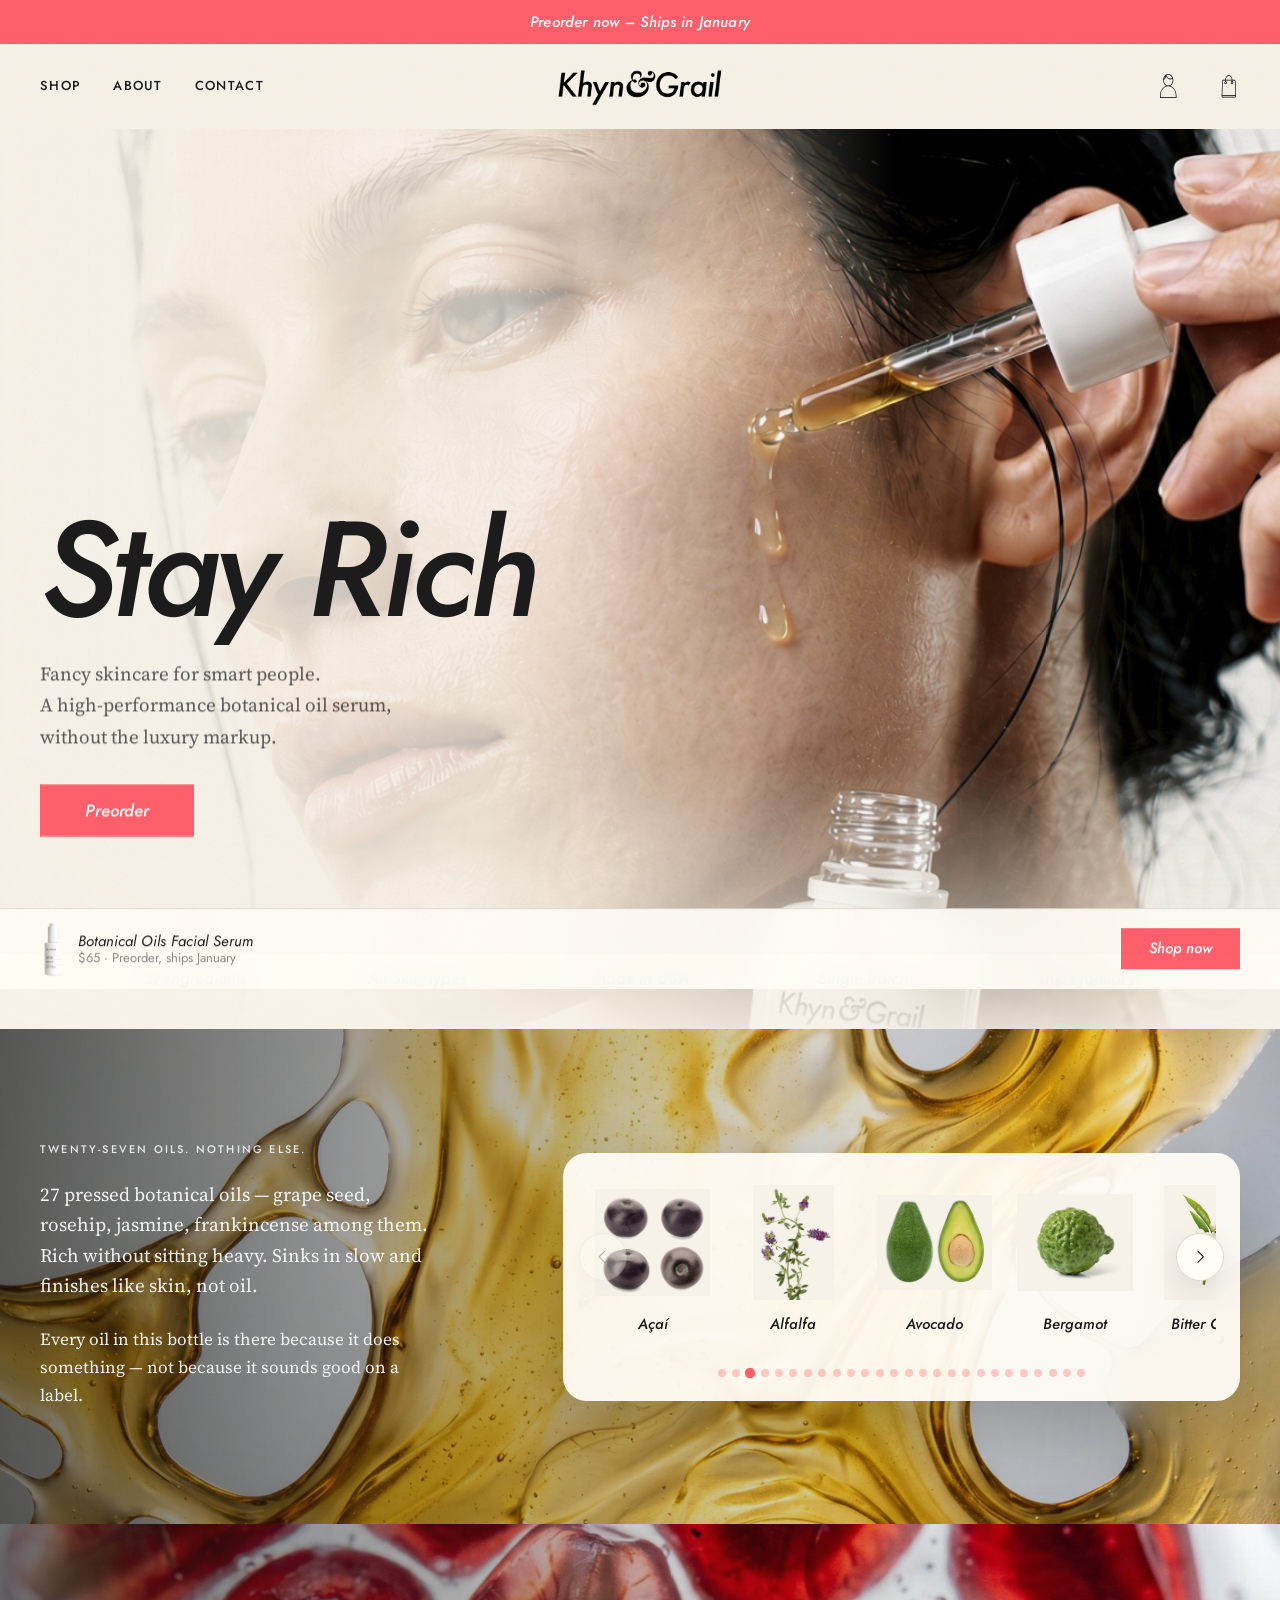
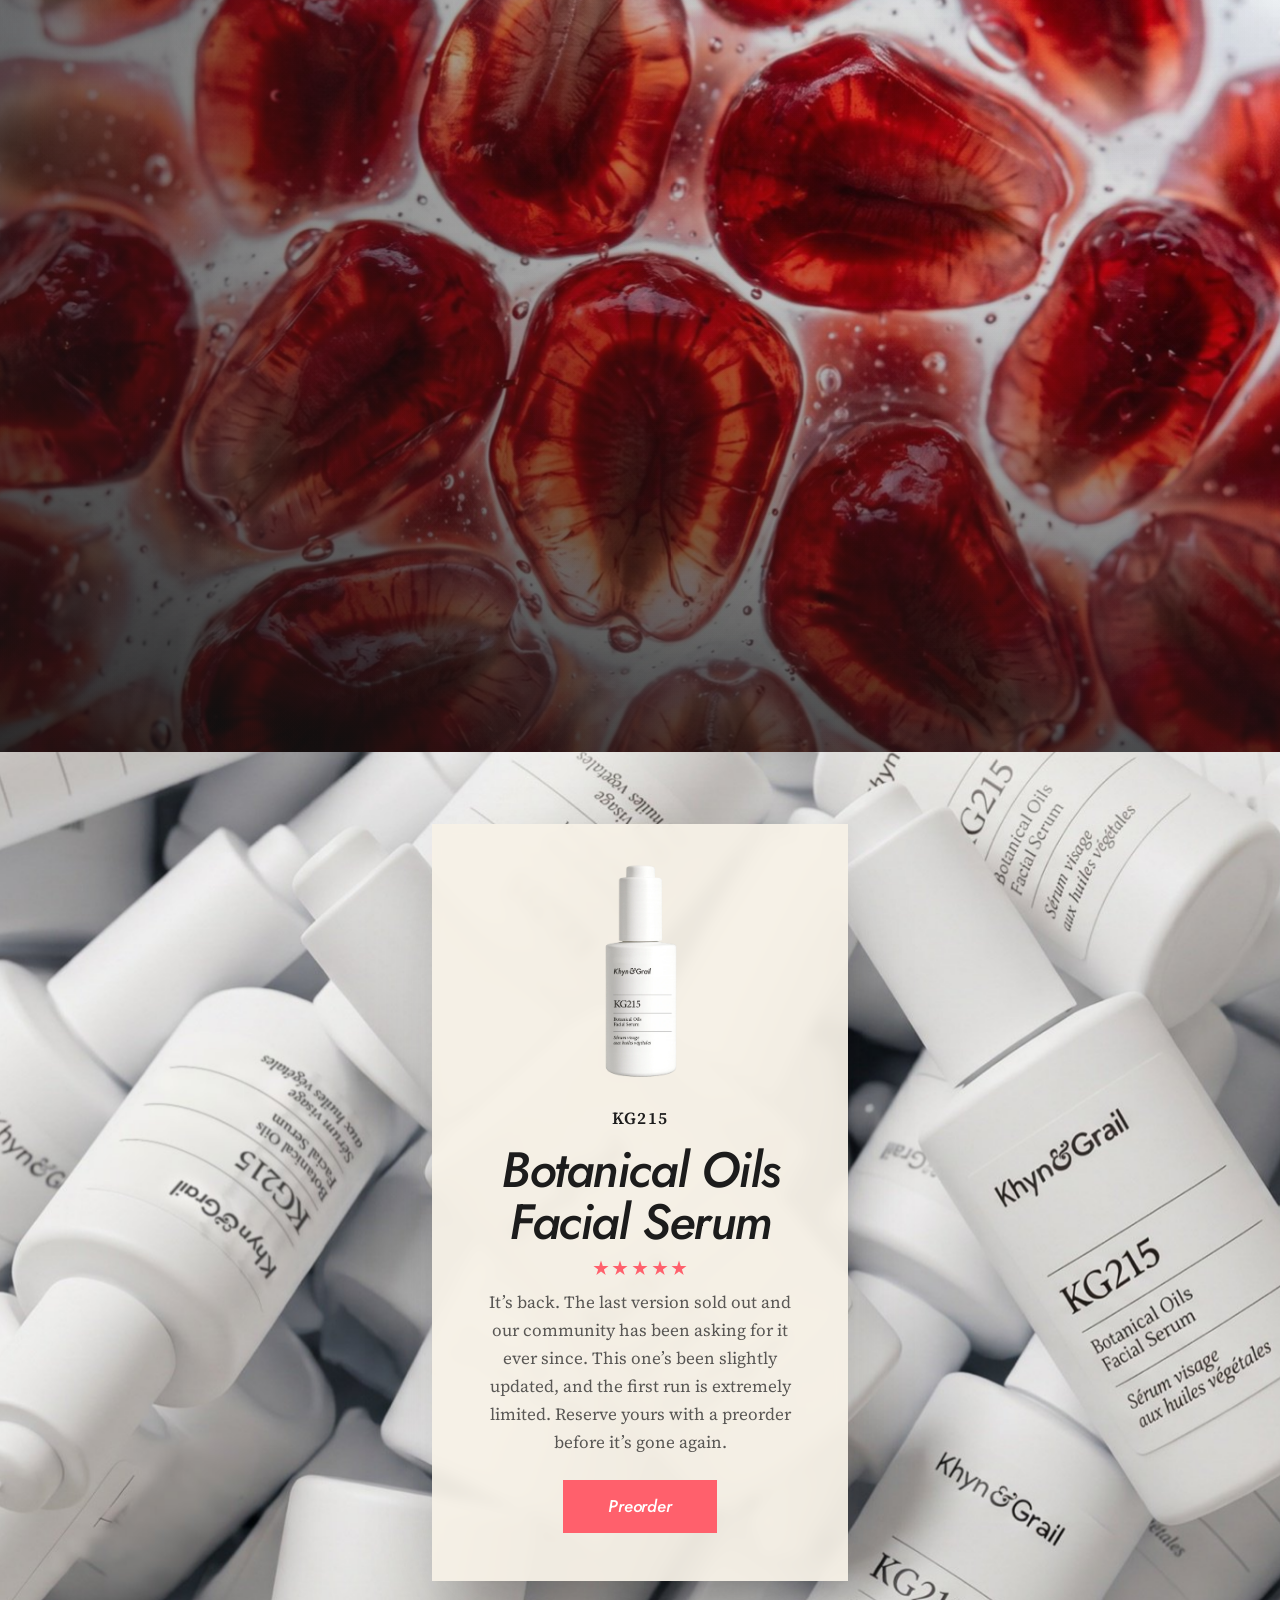
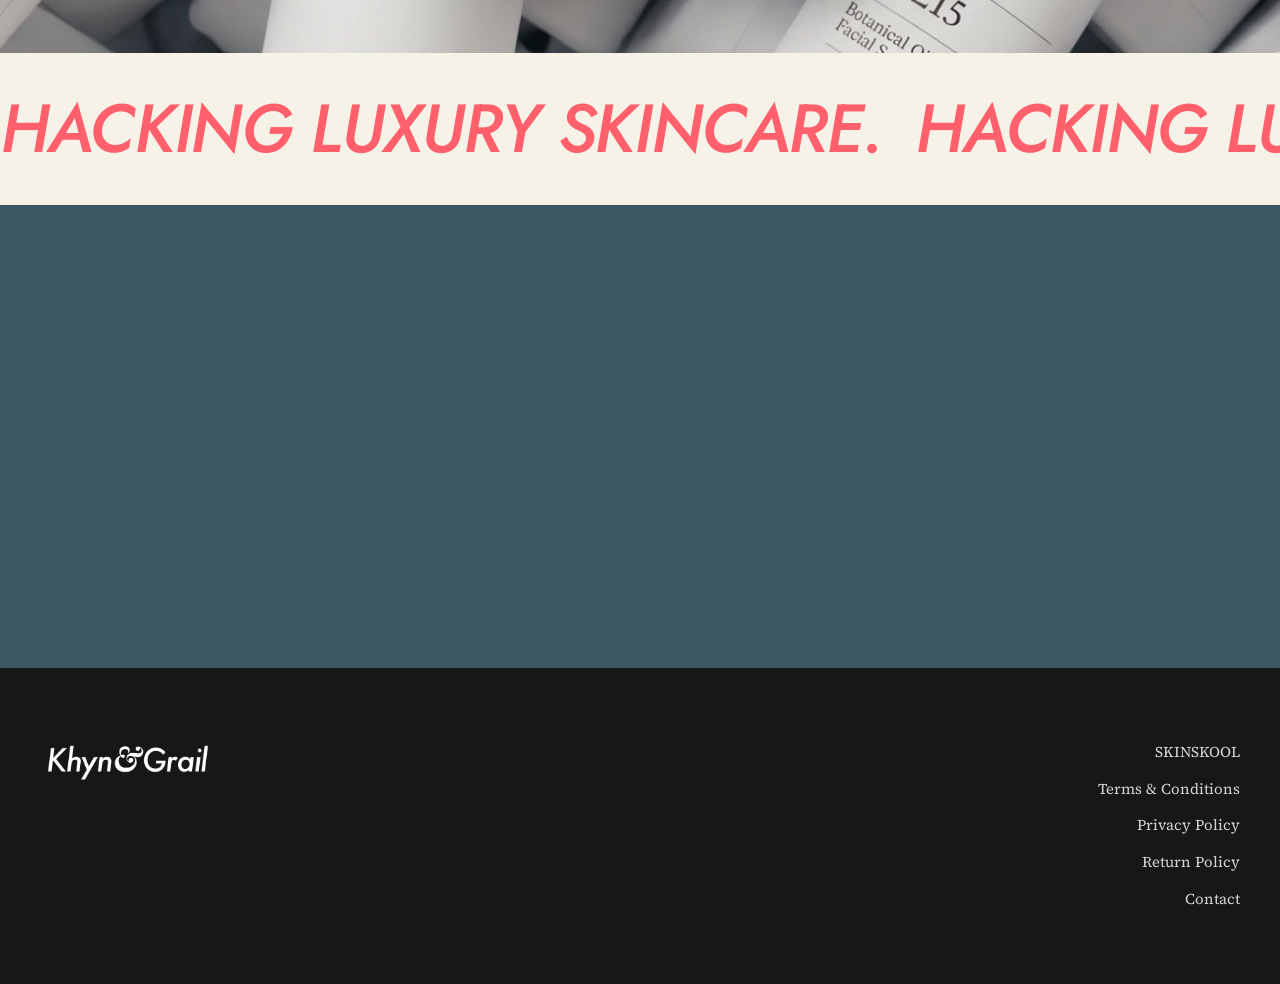
<file: index3.html>
<!DOCTYPE html>
<html lang="en" class="no-js">
  <head>
    <meta charset="utf-8" />
    <meta name="viewport" content="width=device-width, initial-scale=1" />
    <title>Khyn &amp; Grail — KG215 Botanical Oils Facial Serum</title>
    <meta name="description" content="KG215 Botanical Oils Facial Serum. 27 pressed botanical oils. Preorder now, ships January." />
    <meta name="theme-color" content="#f7f2e7" />
    <script>document.documentElement.className=document.documentElement.className.replace("no-js","js");</script>
    <link rel="preconnect" href="https://fonts.googleapis.com" />
    <link rel="preconnect" href="https://fonts.gstatic.com" crossorigin />
    <link href="https://fonts.googleapis.com/css2?family=Jost:ital,wght@0,400;0,500;0,600;1,400;1,500;1,600&family=Source+Serif+4:ital,opsz,wght@0,8..60,300;0,8..60,400;1,8..60,400&display=swap" rel="stylesheet" />
    <link rel="stylesheet" href="css/site.css" />
    <link rel="stylesheet" href="css/index3.css" />
    <link rel="preload" as="image" href="assets/img/hero-portrait.jpg" />
  </head>

  <body class="page page--home page--k3">
    <div class="k3-grain" aria-hidden="true"></div>
    <a class="skip-link" href="#main">Skip to content</a>

    <div class="curtain" data-curtain aria-hidden="true">
      <img src="assets/img/logo.png" alt="" width="500" height="121" />
    </div>

    <p class="announce">Preorder now &ndash; Ships in January</p>

    <header class="site-header site-header--float" data-header>
      <div class="header-inner">
        <div class="header-left">
          <button class="menu-toggle" type="button" data-menu-toggle aria-expanded="false" aria-controls="mobile-nav" aria-label="Menu">
            <span></span><span></span>
          </button>
          <nav class="nav" aria-label="Primary">
            <a href="product3.html">Shop</a>
            <a href="about3.html">About</a>
            <a href="about3.html#contact">Contact</a>
          </nav>
        </div>
        <a class="logo" href="index3.html" aria-label="Khyn &amp; Grail — home">
          <img class="logo__img" src="assets/img/logo.png" alt="Khyn &amp; Grail" width="500" height="121" />
        </a>
        <div class="header-tools">
          <a class="tool" href="about3.html#contact" aria-label="Account">
            <img src="assets/icons/account.svg" alt="" width="22" height="24" />
          </a>
          <button class="tool" type="button" data-open-cart aria-label="Bag">
            <img src="assets/icons/bag.svg" alt="" width="22" height="24" />
            <span class="cart-btn__count" data-cart-count>0</span>
          </button>
        </div>
      </div>
    </header>

    <nav class="mobile-nav" id="mobile-nav" data-mobile-nav aria-label="Mobile">
      <a href="product3.html">Shop</a>
      <a href="about3.html">About</a>
      <a href="about3.html#contact">Contact</a>
      <a href="#bag" data-open-cart>Bag</a>
    </nav>

    <main id="main">
      <section class="k3-hero k3-hero--portrait">
        <div class="k3-hero__plate">
          <img data-parallax="0.06" src="assets/img/hero-portrait.jpg" alt="A woman pressing golden botanical oil into her cheek with the KG215 white dropper" width="1888" height="1056" fetchpriority="high" />
        </div>
        <div class="k3-hero__inner">
          <h1 class="display k3-hero__title lines" data-lines>
            <span class="ln"><span>Stay Rich</span></span>
          </h1>
          <p class="k3-hero__sub" data-anim="rise" style="--d: 360ms">Fancy skincare for smart people.<br />A high-performance botanical oil serum,<br />without the luxury markup.</p>
          <div class="k3-hero__cta" data-anim="rise" style="--d: 480ms">
            <a class="btn" href="product3.html" data-k3-main-add>Preorder</a>
          </div>
        </div>
      </section>


      <section class="creds" aria-label="Product credentials">
        <div class="creds__pill">
          <div class="cred" data-anim="rise" style="--d: 0ms">
            <img src="assets/icons/stat-organic.svg" alt="" />
            <span>27 Ingredients</span>
          </div>
          <div class="cred" data-anim="rise" style="--d: 80ms">
            <img src="assets/icons/stat-skintypes.svg" alt="" />
            <span>All Skin Types</span>
          </div>
          <div class="cred" data-anim="rise" style="--d: 160ms">
            <img src="assets/icons/stat-usa.svg" alt="" />
            <span>Made in USA</span>
          </div>
          <div class="cred" data-anim="rise" style="--d: 240ms">
            <img src="assets/icons/stat-single-batch.png" alt="" />
            <span>Single Batch</span>
          </div>
          <div class="cred" data-anim="rise" style="--d: 320ms">
            <img src="assets/icons/stat-ships.png" alt="" />
            <span>Ships January</span>
          </div>
        </div>
      </section>

      <section class="k3-oil">
        <figure class="k3-oil__plate"><img data-parallax="0.06" src="assets/img/oil.jpg" alt="Macro photograph of golden botanical oil" loading="lazy" /></figure>
        <div class="k3-oil__inner">
          <div class="k3-oil__copy">
            <p class="label" data-anim="rise">Twenty-seven oils. Nothing else.</p>
            <p class="lede" data-anim="rise" style="--d: 100ms">27 pressed botanical oils &mdash; grape seed, rosehip, jasmine, frankincense among
            them. Rich without sitting heavy. Sinks in slow and finishes like skin, not oil.</p>
            <p data-anim="rise" style="--d: 180ms">Every oil in this bottle is there because it does something &mdash;
            not because it sounds good on a label.</p>
          </div>
          <div class="k3-oil__shelf" data-anim="rise" style="--d: 200ms">
      <div class="bots k3-bots" id="ingredients">
        <div class="slider" data-slider>
          <div class="slider__track" data-slider-track tabindex="0" role="group" aria-label="The twenty-seven oils">
            <figure class="bot">
              <img src="assets/ingredients/acai.jpg" alt="Açaí" width="1000" height="1000" />
              <figcaption>Açaí</figcaption>
            </figure>
            <figure class="bot">
              <img src="assets/ingredients/alfalfa.jpg" alt="Alfalfa" width="1000" height="1000" />
              <figcaption>Alfalfa</figcaption>
            </figure>
            <figure class="bot">
              <img src="assets/ingredients/avocado.jpg" alt="Avocado" width="1000" height="1000" />
              <figcaption>Avocado</figcaption>
            </figure>
            <figure class="bot">
              <img src="assets/ingredients/bergamot.jpg" alt="Bergamot" width="1000" height="1000" />
              <figcaption>Bergamot</figcaption>
            </figure>
            <figure class="bot">
              <img src="assets/ingredients/bitter-orange.jpg" alt="Bitter Orange" width="1000" height="1000" />
              <figcaption>Bitter Orange</figcaption>
            </figure>
            <figure class="bot">
              <img src="assets/ingredients/calendula.jpg" alt="Calendula" width="1000" height="1000" />
              <figcaption>Calendula</figcaption>
            </figure>
            <figure class="bot">
              <img src="assets/ingredients/carrot-seed.jpg" alt="Carrot Seed" width="1000" height="1000" />
              <figcaption>Carrot Seed</figcaption>
            </figure>
            <figure class="bot">
              <img src="assets/ingredients/cypress.jpg" alt="Cypress" width="1000" height="1000" />
              <figcaption>Cypress</figcaption>
            </figure>
            <figure class="bot">
              <img src="assets/ingredients/dandelion-root.jpg" alt="Dandelion Root" width="1000" height="1000" />
              <figcaption>Dandelion Root</figcaption>
            </figure>
            <figure class="bot">
              <img src="assets/ingredients/evening-primrose.jpg" alt="Evening Primrose" width="1000" height="1000" />
              <figcaption>Evening Primrose</figcaption>
            </figure>
            <figure class="bot">
              <img src="assets/ingredients/frankincense.jpg" alt="Frankincense" width="1000" height="1000" />
              <figcaption>Frankincense</figcaption>
            </figure>
            <figure class="bot">
              <img src="assets/ingredients/galbanum.jpg" alt="Galbanum" width="1000" height="1000" />
              <figcaption>Galbanum</figcaption>
            </figure>
            <figure class="bot">
              <img src="assets/ingredients/grapeseed.jpg" alt="Grape Seeds" width="1000" height="1000" />
              <figcaption>Grape Seeds</figcaption>
            </figure>
            <figure class="bot">
              <img src="assets/ingredients/hazelnut.jpg" alt="Hazelnuts" width="1000" height="1000" />
              <figcaption>Hazelnuts</figcaption>
            </figure>
            <figure class="bot">
              <img src="assets/ingredients/jasmine.jpg" alt="Jasmine" width="1000" height="1000" />
              <figcaption>Jasmine</figcaption>
            </figure>
            <figure class="bot">
              <img src="assets/ingredients/lavendar.jpg" alt="Lavender" width="1000" height="1000" />
              <figcaption>Lavender</figcaption>
            </figure>
            <figure class="bot">
              <img src="assets/ingredients/lemon-peel.jpg" alt="Lemon Peel" width="1000" height="1000" />
              <figcaption>Lemon Peel</figcaption>
            </figure>
            <figure class="bot">
              <img src="assets/ingredients/pequi.jpg" alt="Pequi" width="1000" height="1000" />
              <figcaption>Pequi</figcaption>
            </figure>
            <figure class="bot">
              <img src="assets/ingredients/rose-hip---dog-rose.jpg" alt="Rosehip" width="1000" height="1000" />
              <figcaption>Rosehip</figcaption>
            </figure>
            <figure class="bot">
              <img src="assets/ingredients/rose.jpg" alt="Rose" width="1000" height="1000" />
              <figcaption>Rose</figcaption>
            </figure>
            <figure class="bot">
              <img src="assets/ingredients/rosemary.jpg" alt="Rosemary" width="1000" height="1000" />
              <figcaption>Rosemary</figcaption>
            </figure>
            <figure class="bot">
              <img src="assets/ingredients/safflower.jpg" alt="Safflower" width="1000" height="1000" />
              <figcaption>Safflower</figcaption>
            </figure>
            <figure class="bot">
              <img src="assets/ingredients/seabuckthorn.jpg" alt="Sea Buckthorn" width="1000" height="1000" />
              <figcaption>Sea Buckthorn</figcaption>
            </figure>
            <figure class="bot">
              <img src="assets/ingredients/sunflower.jpg" alt="Sunflower" width="1000" height="1000" />
              <figcaption>Sunflower</figcaption>
            </figure>
            <figure class="bot">
              <img src="assets/ingredients/tumeric.jpg" alt="Turmeric" width="1000" height="1000" />
              <figcaption>Turmeric</figcaption>
            </figure>
            <figure class="bot">
              <img src="assets/ingredients/white-nettle.jpg" alt="White Nettle" width="1000" height="1000" />
              <figcaption>White Nettle</figcaption>
            </figure>
          </div>
          <button class="slider__arrow slider__arrow--prev" type="button" data-slider-prev aria-label="Previous oils">
            <svg viewBox="0 0 24 24" aria-hidden="true"><path d="M15 4 7 12l8 8" /></svg>
          </button>
          <button class="slider__arrow slider__arrow--next" type="button" data-slider-next aria-label="Next oils">
            <svg viewBox="0 0 24 24" aria-hidden="true"><path d="M9 4l8 8-8 8" /></svg>
          </button>
          <div class="slider__dots" data-slider-dots role="tablist" aria-label="Choose an oil"></div>
        </div>
      </div>
          </div>
        </div>
      </section>

      <section class="k3-chapter k3-chapter--story">
        <figure class="k3-chapter__plate"><img data-parallax="0.08" src="assets/img/pomegranate.jpg" alt="Macro photograph of pomegranate seeds suspended in clear gel" loading="lazy" /></figure>
        <div class="k3-chapter__inner">
          <h2 class="display k3-big" data-anim="rise">Formulated without compromise. <em>Priced without ego.</em></h2>
          <p data-anim="rise" style="--d: 120ms">Khyn &amp; Grail comes from SKINSKOOL &mdash; eight years inside the beauty industry&rsquo;s best-known formulas, understanding exactly what&rsquo;s in them. We stopped asking what a serum should cost, and started asking what it should be.</p>
          <a class="btn btn--outlineLight" href="about3.html" data-anim="rise" style="--d: 200ms">About Us</a>
        </div>
      </section>

      <section class="k3-pile">
        <figure class="k3-pile__plate"><img data-parallax="0.05" src="assets/img/bottles-pile.jpg" alt="A pile of white KG215 bottles" loading="lazy" /></figure>
        <article class="k3-tile" data-anim="rise">
          <img class="k3-tile__bottle" src="assets/img/bottle.png" alt="Khyn &amp; Grail KG215 white dropper bottle" width="600" height="1315" loading="lazy" />
          <p class="k3-tile__sku">KG215</p>
          <h2 class="h2">Botanical Oils Facial Serum</h2>
          <span class="stars" aria-hidden="true"><svg viewBox="0 0 28 26" aria-hidden="true"><path d="M14 0l3.11 9.57H27.2l-8.14 5.91 3.11 9.57L14 19.14l-8.14 5.91 3.11-9.57L.82 9.57h10.06L14 0z"/></svg><svg viewBox="0 0 28 26" aria-hidden="true"><path d="M14 0l3.11 9.57H27.2l-8.14 5.91 3.11 9.57L14 19.14l-8.14 5.91 3.11-9.57L.82 9.57h10.06L14 0z"/></svg><svg viewBox="0 0 28 26" aria-hidden="true"><path d="M14 0l3.11 9.57H27.2l-8.14 5.91 3.11 9.57L14 19.14l-8.14 5.91 3.11-9.57L.82 9.57h10.06L14 0z"/></svg><svg viewBox="0 0 28 26" aria-hidden="true"><path d="M14 0l3.11 9.57H27.2l-8.14 5.91 3.11 9.57L14 19.14l-8.14 5.91 3.11-9.57L.82 9.57h10.06L14 0z"/></svg><svg viewBox="0 0 28 26" aria-hidden="true"><path d="M14 0l3.11 9.57H27.2l-8.14 5.91 3.11 9.57L14 19.14l-8.14 5.91 3.11-9.57L.82 9.57h10.06L14 0z"/></svg></span>
          <p class="k3-tile__lede">It&rsquo;s back. The last version sold out and our community has been asking for it ever since. This one&rsquo;s been slightly updated, and the first run is extremely limited. Reserve yours with a preorder before it&rsquo;s gone again.</p>
          <a class="btn" href="product3.html">Preorder</a>
        </article>
      </section>

      <div class="marquee " aria-hidden="true">
        <div class="marquee__track" style="--speed: 46s"><span>Hacking luxury skincare.</span><span>Hacking luxury skincare.</span><span>Hacking luxury skincare.</span><span>Hacking luxury skincare.</span><span>Hacking luxury skincare.</span><span>Hacking luxury skincare.</span><span>Hacking luxury skincare.</span><span>Hacking luxury skincare.</span></div>
      </div>

      <section class="newsletter">
        <div class="newsletter__inner">
          <h2 class="h2" data-anim="rise">Newsletter</h2>
          <p data-anim="rise" style="--d: 90ms">Get it first.</p>
          <form class="newsletter__form" data-newsletter novalidate data-anim="rise" style="--d: 180ms">
            <div class="newsletter__row">
              <label class="field">
                <span class="sr-only">Email</span>
                <input type="email" name="email" placeholder="Email" autocomplete="email" required />
              </label>
              <button class="btn" type="submit">Subscribe</button>
            </div>
            <p class="form-status" data-form-status role="status"></p>
          </form>
        </div>
      </section>
    </main>

    <footer class="site-footer">
      <div class="footer-inner">
        <div class="footer-brand">
          <a href="index3.html" aria-label="Khyn &amp; Grail — home">
            <img class="footer-brand__logo" src="assets/img/logo.png" alt="Khyn &amp; Grail" width="500" height="121" />
          </a>
        </div>
        <nav class="footer-nav" aria-label="Footer">
          <a href="https://skinskool.com" rel="noopener">SKINSKOOL</a>
          <a href="about3.html#faq">Terms &amp; Conditions</a>
          <a href="about3.html#faq">Privacy Policy</a>
          <a href="about3.html#faq">Return Policy</a>
          <a href="about3.html#contact">Contact</a>
        </nav>
      </div>
    </footer>

    <div class="drawer-scrim" data-scrim></div>
    <aside class="drawer" data-drawer role="dialog" aria-modal="true" aria-label="Your bag">
      <div class="drawer__head">
        <h2 class="label">Your bag</h2>
        <button class="link" type="button" data-close-cart>Close</button>
      </div>
      <div class="drawer__body" data-cart-body></div>
      <div class="drawer__foot">
        <p class="drawer__line"><span>Subtotal</span><span data-cart-total>$0.00</span></p>
        <a class="btn btn--block" href="product3.html">Checkout</a>
      </div>
    </aside>

    <div class="k3-sticky" data-k3-sticky aria-hidden="true">
      <div class="k3-sticky__id">
        <img src="assets/img/bottle.png" alt="" width="600" height="1316" />
        <p>Botanical Oils Facial Serum <span>$65 &middot; Preorder, ships January</span></p>
      </div>
      <a class="btn btn--sm" href="product3.html" tabindex="-1" data-k3-sticky-add>Shop now</a>
    </div>
    <script>
      (function () {
        var bar = document.querySelector("[data-k3-sticky]");
        var main = document.querySelector("[data-k3-main-add]");
        var hero = document.querySelector(".k3-hero");
        if (!bar || !main || !("IntersectionObserver" in window)) return;
        var seen = { main: true, hero: true };
        var io = new IntersectionObserver(function (entries) {
          entries.forEach(function (e) { seen[e.target === main ? "main" : "hero"] = e.isIntersecting; });
          var show = !seen.main && !seen.hero;
          bar.classList.toggle("is-shown", show);
          bar.setAttribute("aria-hidden", String(!show));
          bar.querySelector(".btn").tabIndex = show ? 0 : -1;
        });
        io.observe(main); io.observe(hero);
      })();
    </script>

    <script src="js/site.js" defer></script>
    <script src="js/motion.js" defer></script>
  </body>
</html>
</file>
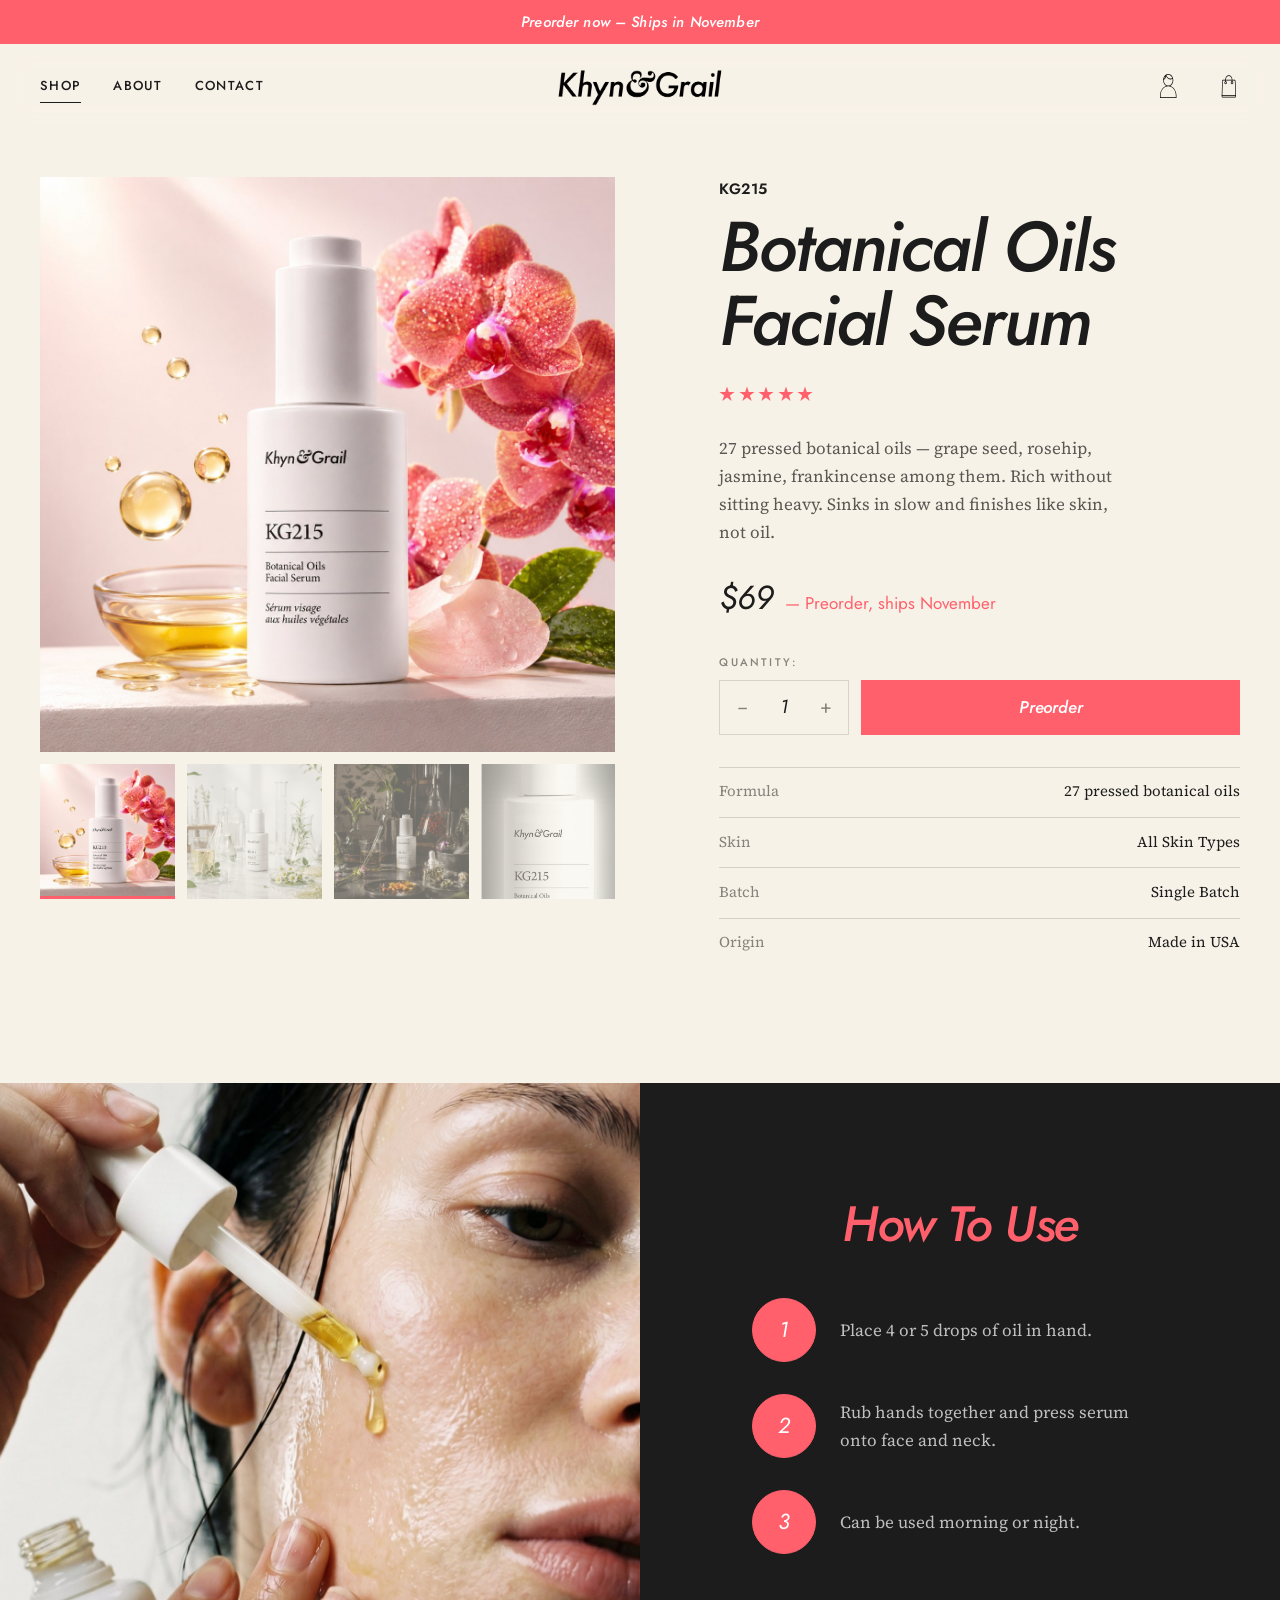
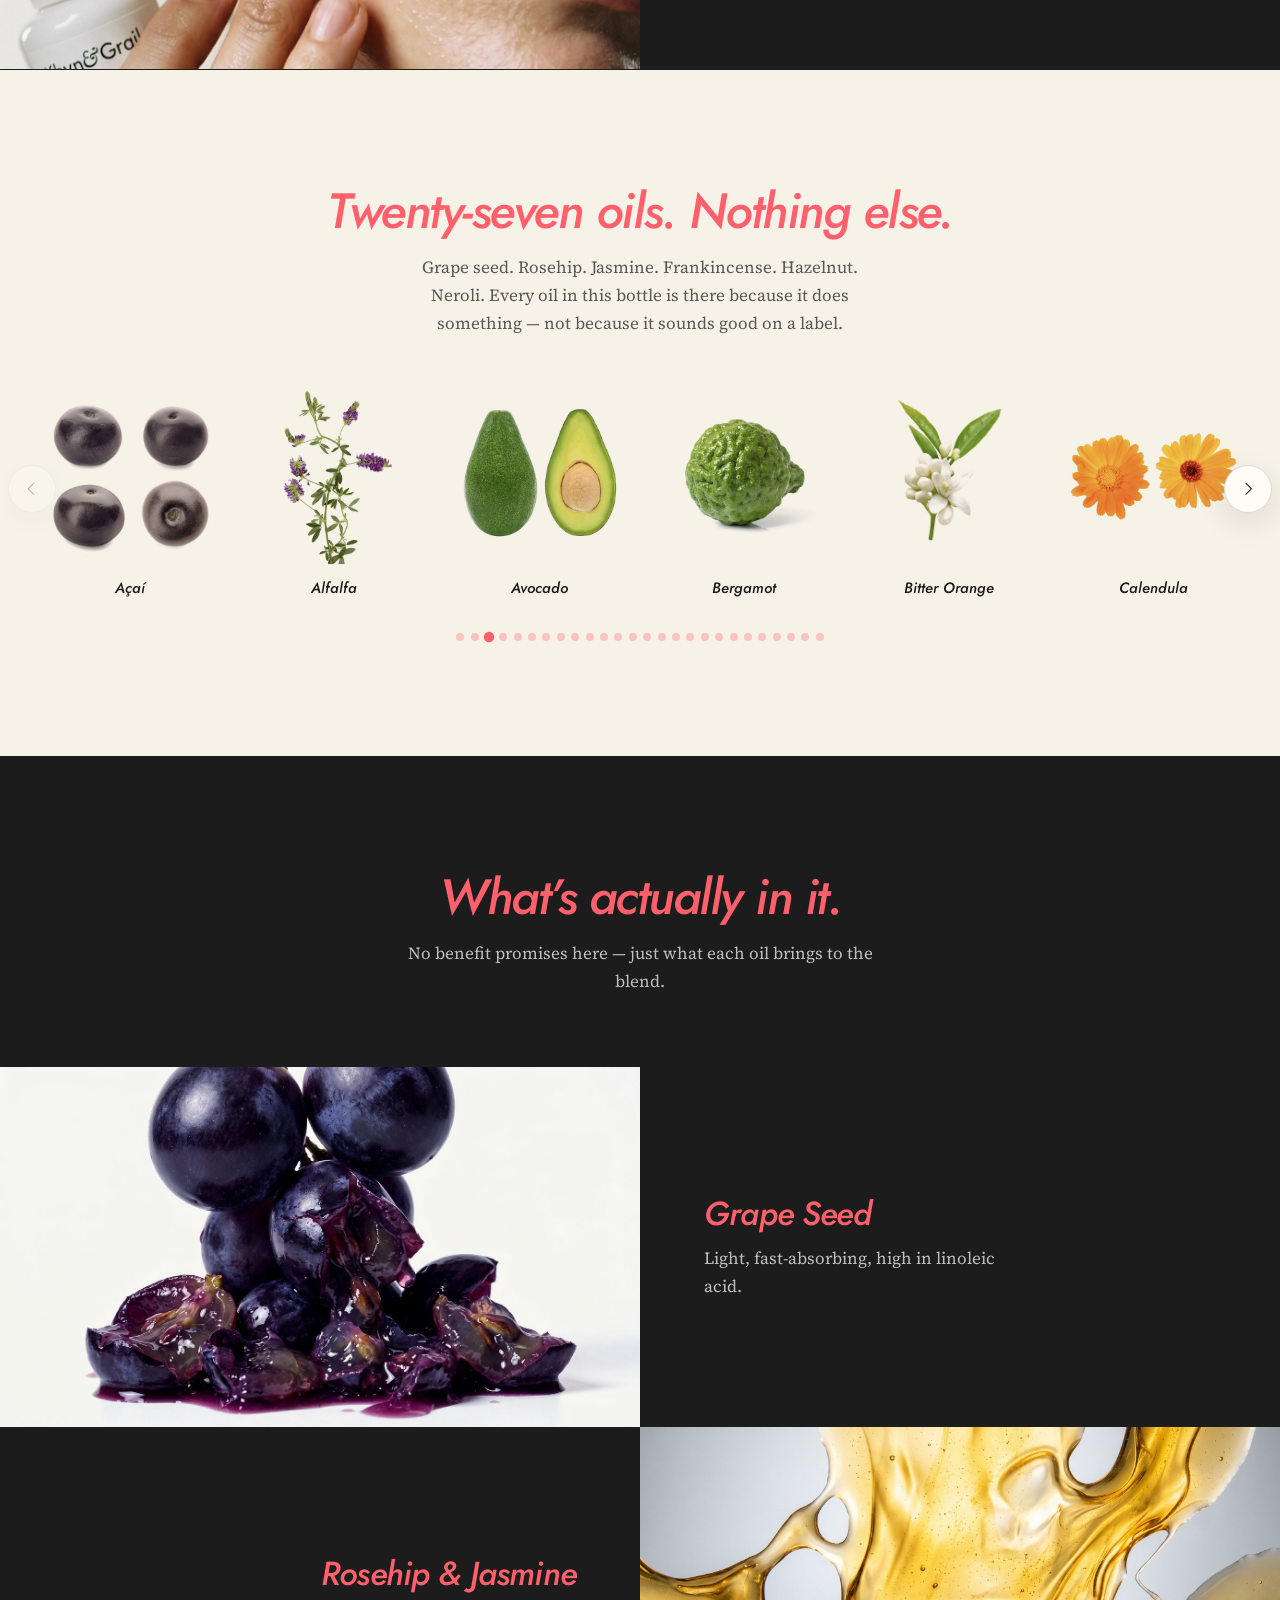
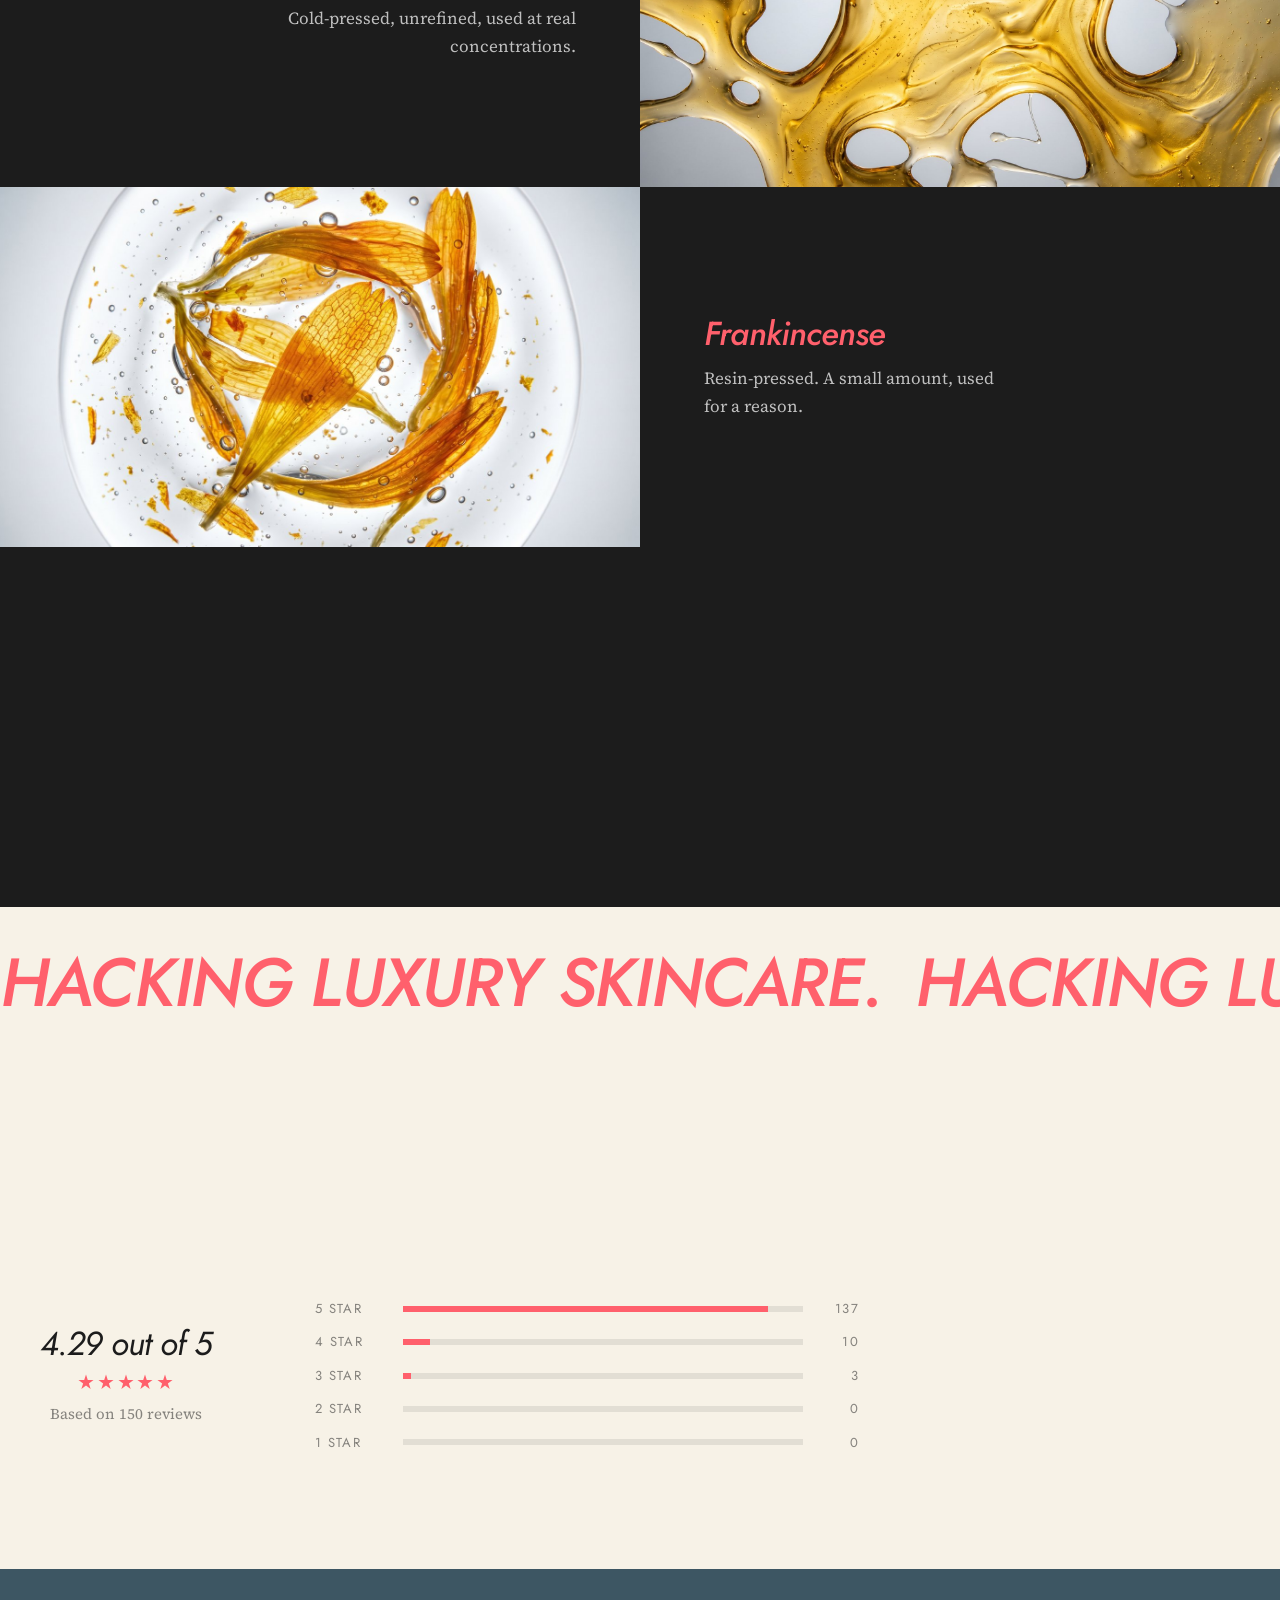
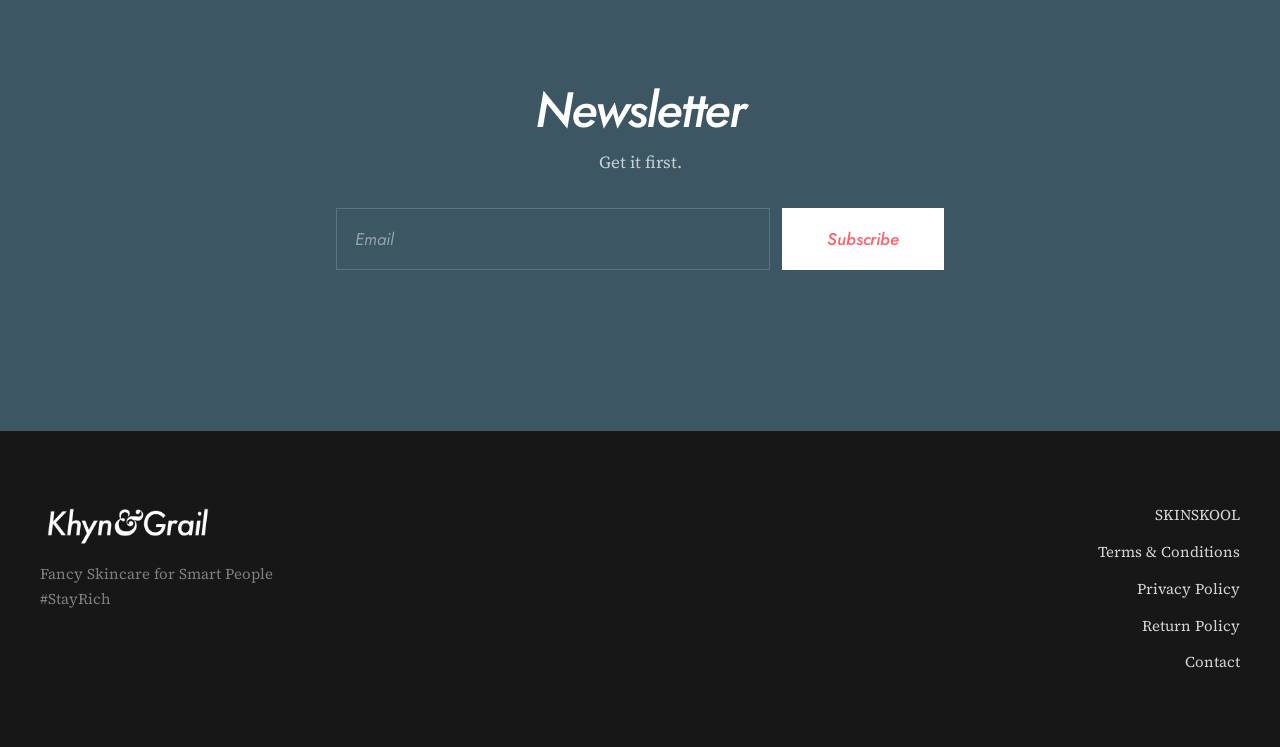
<file: product.html>
<!DOCTYPE html>
<html lang="en" class="no-js">
  <head>
    <meta charset="utf-8" />
    <meta name="viewport" content="width=device-width, initial-scale=1" />
    <title>KG215 Botanical Oils Facial Serum — Khyn &amp; Grail</title>
    <meta name="description" content="27 pressed botanical oils. Rich without sitting heavy. Preorder now, ships November." />
    <meta name="theme-color" content="#f7f2e7" />
    <script>document.documentElement.className=document.documentElement.className.replace("no-js","js");</script>
    <link rel="preconnect" href="https://fonts.googleapis.com" />
    <link rel="preconnect" href="https://fonts.gstatic.com" crossorigin />
    <link href="https://fonts.googleapis.com/css2?family=Jost:ital,wght@0,400;0,500;0,600;1,400;1,500;1,600&family=Source+Serif+4:ital,opsz,wght@0,8..60,300;0,8..60,400;1,8..60,400&display=swap" rel="stylesheet" />
    <link rel="stylesheet" href="css/site.css" />
    <link rel="preload" as="image" href="assets/img/product-hero.jpg" />
  </head>

  <body class="page page--product">
    <a class="skip-link" href="#main">Skip to content</a>

    <div class="curtain" data-curtain aria-hidden="true">
      <img src="assets/img/logo.png" alt="" width="500" height="121" />
    </div>

    <p class="announce">Preorder now &ndash; Ships in November</p>

    <header class="site-header" data-header>
      <div class="header-inner">
        <div class="header-left">
          <button class="menu-toggle" type="button" data-menu-toggle aria-expanded="false" aria-controls="mobile-nav" aria-label="Menu">
            <span></span><span></span>
          </button>
          <nav class="nav" aria-label="Primary">
            <a href="product.html" aria-current="page">Shop</a>
            <a href="about.html">About</a>
            <a href="about.html#contact">Contact</a>
          </nav>
        </div>
        <a class="logo" href="index.html" aria-label="Khyn &amp; Grail — home">
          <img class="logo__img" src="assets/img/logo.png" alt="Khyn &amp; Grail" width="500" height="121" />
        </a>
        <div class="header-tools">
          <a class="tool" href="about.html#contact" aria-label="Account">
            <img src="assets/icons/account.svg" alt="" width="22" height="24" />
          </a>
          <button class="tool" type="button" data-open-cart aria-label="Bag">
            <img src="assets/icons/bag.svg" alt="" width="22" height="24" />
            <span class="cart-btn__count" data-cart-count>0</span>
          </button>
        </div>
      </div>
    </header>

    <nav class="mobile-nav" id="mobile-nav" data-mobile-nav aria-label="Mobile">
      <a href="product.html">Shop</a>
      <a href="about.html">About</a>
      <a href="about.html#contact">Contact</a>
      <a href="#bag" data-open-cart>Bag</a>
    </nav>

    <main id="main">
      <article class="pdp">
        <div class="pdp__inner">
          <div class="gallery" data-gallery>
            <figure class="gallery__main" data-anim="fade">
              <img data-gallery-main src="assets/img/product-hero.jpg"
                   alt="KG215 bottle with orchids and a dish of botanical oil"
                   width="1254" height="1254" fetchpriority="high" />
            </figure>
            <div class="thumbs">
              <button class="thumb" type="button" data-thumb aria-current="true"
                      data-full="assets/img/product-hero.jpg" data-alt="KG215 bottle with orchids and a dish of botanical oil">
                <img src="assets/img/product-hero.jpg" alt="View 1" width="1254" height="1254" />
              </button>
              <button class="thumb" type="button" data-thumb aria-current="false"
                      data-full="assets/img/lab-light.jpg" data-alt="KG215 on a bright apothecary bench of glassware and herbs">
                <img src="assets/img/lab-light.jpg" alt="View 2" width="900" height="600" />
              </button>
              <button class="thumb" type="button" data-thumb aria-current="false"
                      data-full="assets/img/lab-dark.jpg" data-alt="KG215 among dark laboratory glassware and dried botanicals">
                <img src="assets/img/lab-dark.jpg" alt="View 3" width="900" height="600" />
              </button>
              <button class="thumb" type="button" data-thumb aria-current="false"
                      data-full="assets/img/bottle-render.jpg" data-alt="The KG215 bottle, front of pack">
                <img src="assets/img/bottle-render.jpg" alt="View 4" width="527" height="1155" />
              </button>
            </div>
          </div>

          <div class="buy">
            <p class="spot__sku" data-anim="rise">KG215</p>
            <h1 class="h1" data-anim="rise" style="--d: 60ms">Botanical Oils Facial Serum</h1>
            <div data-anim="rise" style="--d: 120ms"><span class="stars" aria-hidden="true"><svg viewBox="0 0 28 26" aria-hidden="true"><path d="M14 0l3.11 9.57H27.2l-8.14 5.91 3.11 9.57L14 19.14l-8.14 5.91 3.11-9.57L.82 9.57h10.06L14 0z"/></svg><svg viewBox="0 0 28 26" aria-hidden="true"><path d="M14 0l3.11 9.57H27.2l-8.14 5.91 3.11 9.57L14 19.14l-8.14 5.91 3.11-9.57L.82 9.57h10.06L14 0z"/></svg><svg viewBox="0 0 28 26" aria-hidden="true"><path d="M14 0l3.11 9.57H27.2l-8.14 5.91 3.11 9.57L14 19.14l-8.14 5.91 3.11-9.57L.82 9.57h10.06L14 0z"/></svg><svg viewBox="0 0 28 26" aria-hidden="true"><path d="M14 0l3.11 9.57H27.2l-8.14 5.91 3.11 9.57L14 19.14l-8.14 5.91 3.11-9.57L.82 9.57h10.06L14 0z"/></svg><svg viewBox="0 0 28 26" aria-hidden="true"><path d="M14 0l3.11 9.57H27.2l-8.14 5.91 3.11 9.57L14 19.14l-8.14 5.91 3.11-9.57L.82 9.57h10.06L14 0z"/></svg></span></div>

            <p class="buy__desc" data-anim="rise" style="--d: 160ms">
              27 pressed botanical oils &mdash; grape seed, rosehip, jasmine, frankincense among
              them. Rich without sitting heavy. Sinks in slow and finishes like skin, not oil.
            </p>

            <p class="buy__price" data-anim="rise" style="--d: 200ms">
              <span class="buy__amount">$69</span>
              <span class="buy__ship">&mdash; Preorder, ships November</span>
            </p>

            <div class="buy__block">
              <p class="label buy__legend">Quantity:</p>
              <div class="buy__row">
                <div class="stepper" data-qty>
                  <button type="button" data-step="down" aria-label="Decrease quantity">&minus;</button>
                  <span class="stepper__value" data-qty-value aria-live="polite">1</span>
                  <button type="button" data-step="up" aria-label="Increase quantity">+</button>
                </div>
                <button class="btn" type="button" data-add>
                  <span class="btn__swap"><span>Preorder</span><span>Added to bag</span></span>
                </button>
              </div>
            </div>

            <div class="plate buy__plate" data-plate>
              <p class="plate__line" style="--d: 0ms"><span>Formula</span><span>27 pressed botanical oils</span></p>
              <p class="plate__line" style="--d: 90ms"><span>Skin</span><span>All Skin Types</span></p>
              <p class="plate__line" style="--d: 180ms"><span>Batch</span><span>Single Batch</span></p>
              <p class="plate__line" style="--d: 270ms"><span>Origin</span><span>Made in USA</span></p>
            </div>
          </div>
        </div>
      </article>

      <section class="how" id="how">
        <figure class="how__media" data-anim="fade">
          <img data-parallax="0.06" src="assets/img/howto.jpg" alt="Pressing the serum along the cheekbone with the KG215 dropper" width="1600" height="2143" />
        </figure>
        <div class="how__panel">
          <div class="how__copy">
            <h2 class="h2 coral" data-anim="rise">How To Use</h2>
            <ol class="steps">
              <li class="step" data-anim="rise"><span class="step__n">1</span><p>Place 4 or 5 drops of oil in hand.</p></li>
              <li class="step" data-anim="rise" style="--d: 130ms"><span class="step__n">2</span><p>Rub hands together and press serum onto face and neck.</p></li>
              <li class="step" data-anim="rise" style="--d: 260ms"><span class="step__n">3</span><p>Can be used morning or night.</p></li>
            </ol>
          </div>
        </div>
      </section>

      <section class="bots" id="ingredients">
        <div class="shead">
          <h2 class="h2 coral" data-anim="rise">Twenty-seven oils. Nothing else.</h2>
          <p data-anim="rise" style="--d: 100ms">
            Grape seed. Rosehip. Jasmine. Frankincense. Hazelnut. Neroli. Every oil in this bottle
            is there because it does something &mdash; not because it sounds good on a label.
          </p>
        </div>
        <div class="slider" data-slider>
          <div class="slider__track" data-slider-track tabindex="0" role="group" aria-label="The twenty-seven oils">
            <figure class="bot">
              <img src="assets/ingredients/acai.jpg" alt="Açaí" width="1000" height="1000" />
              <figcaption>Açaí</figcaption>
            </figure>
            <figure class="bot">
              <img src="assets/ingredients/alfalfa.jpg" alt="Alfalfa" width="1000" height="1000" />
              <figcaption>Alfalfa</figcaption>
            </figure>
            <figure class="bot">
              <img src="assets/ingredients/avocado.jpg" alt="Avocado" width="1000" height="1000" />
              <figcaption>Avocado</figcaption>
            </figure>
            <figure class="bot">
              <img src="assets/ingredients/bergamot.jpg" alt="Bergamot" width="1000" height="1000" />
              <figcaption>Bergamot</figcaption>
            </figure>
            <figure class="bot">
              <img src="assets/ingredients/bitter-orange.jpg" alt="Bitter Orange" width="1000" height="1000" />
              <figcaption>Bitter Orange</figcaption>
            </figure>
            <figure class="bot">
              <img src="assets/ingredients/calendula.jpg" alt="Calendula" width="1000" height="1000" />
              <figcaption>Calendula</figcaption>
            </figure>
            <figure class="bot">
              <img src="assets/ingredients/carrot-seed.jpg" alt="Carrot Seed" width="1000" height="1000" />
              <figcaption>Carrot Seed</figcaption>
            </figure>
            <figure class="bot">
              <img src="assets/ingredients/cypress.jpg" alt="Cypress" width="1000" height="1000" />
              <figcaption>Cypress</figcaption>
            </figure>
            <figure class="bot">
              <img src="assets/ingredients/dandelion-root.jpg" alt="Dandelion Root" width="1000" height="1000" />
              <figcaption>Dandelion Root</figcaption>
            </figure>
            <figure class="bot">
              <img src="assets/ingredients/evening-primrose.jpg" alt="Evening Primrose" width="1000" height="1000" />
              <figcaption>Evening Primrose</figcaption>
            </figure>
            <figure class="bot">
              <img src="assets/ingredients/frankincense.jpg" alt="Frankincense" width="1000" height="1000" />
              <figcaption>Frankincense</figcaption>
            </figure>
            <figure class="bot">
              <img src="assets/ingredients/galbanum.jpg" alt="Galbanum" width="1000" height="1000" />
              <figcaption>Galbanum</figcaption>
            </figure>
            <figure class="bot">
              <img src="assets/ingredients/grapeseed.jpg" alt="Grape Seeds" width="1000" height="1000" />
              <figcaption>Grape Seeds</figcaption>
            </figure>
            <figure class="bot">
              <img src="assets/ingredients/hazelnut.jpg" alt="Hazelnuts" width="1000" height="1000" />
              <figcaption>Hazelnuts</figcaption>
            </figure>
            <figure class="bot">
              <img src="assets/ingredients/jasmine.jpg" alt="Jasmine" width="1000" height="1000" />
              <figcaption>Jasmine</figcaption>
            </figure>
            <figure class="bot">
              <img src="assets/ingredients/lavendar.jpg" alt="Lavender" width="1000" height="1000" />
              <figcaption>Lavender</figcaption>
            </figure>
            <figure class="bot">
              <img src="assets/ingredients/lemon-peel.jpg" alt="Lemon Peel" width="1000" height="1000" />
              <figcaption>Lemon Peel</figcaption>
            </figure>
            <figure class="bot">
              <img src="assets/ingredients/pequi.jpg" alt="Pequi" width="1000" height="1000" />
              <figcaption>Pequi</figcaption>
            </figure>
            <figure class="bot">
              <img src="assets/ingredients/rose-hip---dog-rose.jpg" alt="Rosehip" width="1000" height="1000" />
              <figcaption>Rosehip</figcaption>
            </figure>
            <figure class="bot">
              <img src="assets/ingredients/rose.jpg" alt="Rose" width="1000" height="1000" />
              <figcaption>Rose</figcaption>
            </figure>
            <figure class="bot">
              <img src="assets/ingredients/rosemary.jpg" alt="Rosemary" width="1000" height="1000" />
              <figcaption>Rosemary</figcaption>
            </figure>
            <figure class="bot">
              <img src="assets/ingredients/safflower.jpg" alt="Safflower" width="1000" height="1000" />
              <figcaption>Safflower</figcaption>
            </figure>
            <figure class="bot">
              <img src="assets/ingredients/seabuckthorn.jpg" alt="Sea Buckthorn" width="1000" height="1000" />
              <figcaption>Sea Buckthorn</figcaption>
            </figure>
            <figure class="bot">
              <img src="assets/ingredients/sunflower.jpg" alt="Sunflower" width="1000" height="1000" />
              <figcaption>Sunflower</figcaption>
            </figure>
            <figure class="bot">
              <img src="assets/ingredients/tumeric.jpg" alt="Turmeric" width="1000" height="1000" />
              <figcaption>Turmeric</figcaption>
            </figure>
            <figure class="bot">
              <img src="assets/ingredients/white-nettle.jpg" alt="White Nettle" width="1000" height="1000" />
              <figcaption>White Nettle</figcaption>
            </figure>
          </div>
          <button class="slider__arrow slider__arrow--prev" type="button" data-slider-prev aria-label="Previous oils">
            <svg viewBox="0 0 24 24" aria-hidden="true"><path d="M15 4 7 12l8 8" /></svg>
          </button>
          <button class="slider__arrow slider__arrow--next" type="button" data-slider-next aria-label="Next oils">
            <svg viewBox="0 0 24 24" aria-hidden="true"><path d="M9 4l8 8-8 8" /></svg>
          </button>
          <div class="slider__dots" data-slider-dots role="tablist" aria-label="Choose an oil"></div>
        </div>
      </section>

      <section class="mos">
        <div class="shead shead--dark">
          <h2 class="h2 coral" data-anim="rise">What&rsquo;s actually in it.</h2>
          <p data-anim="rise" style="--d: 100ms">No benefit promises here &mdash; just what each oil brings to the blend.</p>
        </div>
        <div class="mos__rows">
          <div class="mos__row">
            <figure class="mos__media" data-anim="rise">
              <img src="assets/img/macro-grape.jpg" alt="Extreme macro of dark purple grapes bursting" width="1400" height="781" />
            </figure>
            <div class="mos__copy" data-anim="rise" style="--d: 120ms">
              <h3 class="h3 coral">Grape Seed</h3>
              <p>Light, fast-absorbing, high in linoleic acid.</p>
            </div>
          </div>
          <div class="mos__row mos__row--flip">
            <figure class="mos__media" data-anim="rise">
              <img src="assets/img/oil.jpg" alt="Extreme macro of golden botanical oil" width="1400" height="781" />
            </figure>
            <div class="mos__copy" data-anim="rise" style="--d: 120ms">
              <h3 class="h3 coral">Rosehip &amp; Jasmine</h3>
              <p>Cold-pressed, unrefined, used at real concentrations.</p>
            </div>
          </div>
          <div class="mos__row">
            <figure class="mos__media" data-anim="rise">
              <img src="assets/img/macro-calendula.jpg" alt="Extreme macro of calendula petals suspended in clear oil" width="1400" height="781" />
            </figure>
            <div class="mos__copy" data-anim="rise" style="--d: 120ms">
              <h3 class="h3 coral">Frankincense</h3>
              <p>Resin-pressed. A small amount, used for a reason.</p>
            </div>
          </div>
          <div class="mos__row mos__row--flip">
            <figure class="mos__media" data-anim="rise">
              <img src="assets/img/macro-sunflower.jpg" alt="Extreme macro of a sunflower seed head" width="1400" height="781" />
            </figure>
            <div class="mos__copy" data-anim="rise" style="--d: 120ms">
              <h3 class="h3 coral">Tocopherol</h3>
              <p>Natural vitamin E, keeps the blend stable.</p>
            </div>
          </div>
        </div>
      </section>

      <div class="marquee " aria-hidden="true">
        <div class="marquee__track" style="--speed: 46s"><span>Hacking luxury skincare.</span><span>Hacking luxury skincare.</span><span>Hacking luxury skincare.</span><span>Hacking luxury skincare.</span><span>Hacking luxury skincare.</span><span>Hacking luxury skincare.</span><span>Hacking luxury skincare.</span><span>Hacking luxury skincare.</span></div>
      </div>

      <section class="rsum" id="reviews">
        <div class="rsum__inner">
          <div class="shead">
            <h2 class="h2" data-anim="rise">Real People. Real Reviews.</h2>
          </div>
          <div class="rsum__grid">
            <div class="rsum__score" data-anim="rise">
              <p class="rsum__num"><span data-count="4.59" data-decimals="2">4.59</span> out of 5</p>
              <span class="stars" aria-hidden="true"><svg viewBox="0 0 28 26" aria-hidden="true"><path d="M14 0l3.11 9.57H27.2l-8.14 5.91 3.11 9.57L14 19.14l-8.14 5.91 3.11-9.57L.82 9.57h10.06L14 0z"/></svg><svg viewBox="0 0 28 26" aria-hidden="true"><path d="M14 0l3.11 9.57H27.2l-8.14 5.91 3.11 9.57L14 19.14l-8.14 5.91 3.11-9.57L.82 9.57h10.06L14 0z"/></svg><svg viewBox="0 0 28 26" aria-hidden="true"><path d="M14 0l3.11 9.57H27.2l-8.14 5.91 3.11 9.57L14 19.14l-8.14 5.91 3.11-9.57L.82 9.57h10.06L14 0z"/></svg><svg viewBox="0 0 28 26" aria-hidden="true"><path d="M14 0l3.11 9.57H27.2l-8.14 5.91 3.11 9.57L14 19.14l-8.14 5.91 3.11-9.57L.82 9.57h10.06L14 0z"/></svg><svg viewBox="0 0 28 26" aria-hidden="true"><path d="M14 0l3.11 9.57H27.2l-8.14 5.91 3.11 9.57L14 19.14l-8.14 5.91 3.11-9.57L.82 9.57h10.06L14 0z"/></svg></span>
              <p class="muted">Based on 150 reviews</p>
            </div>
            <div class="rsum__bars" data-anim="rise" style="--d: 120ms">
            <div class="bar">
              <span class="bar__key">5 star</span>
              <span class="bar__track"><i style="--pct: 91.3%; --d: 0ms"></i></span>
              <span class="bar__count">137</span>
            </div>
            <div class="bar">
              <span class="bar__key">4 star</span>
              <span class="bar__track"><i style="--pct: 6.7%; --d: 90ms"></i></span>
              <span class="bar__count">10</span>
            </div>
            <div class="bar">
              <span class="bar__key">3 star</span>
              <span class="bar__track"><i style="--pct: 2.0%; --d: 180ms"></i></span>
              <span class="bar__count">3</span>
            </div>
            <div class="bar">
              <span class="bar__key">2 star</span>
              <span class="bar__track"><i style="--pct: 0.0%; --d: 270ms"></i></span>
              <span class="bar__count">0</span>
            </div>
            <div class="bar">
              <span class="bar__key">1 star</span>
              <span class="bar__track"><i style="--pct: 0.0%; --d: 360ms"></i></span>
              <span class="bar__count">0</span>
            </div>
            </div>
          </div>
        </div>
      </section>
      <section class="newsletter">
        <div class="newsletter__inner">
          <h2 class="h2" data-anim="rise">Newsletter</h2>
          <p data-anim="rise" style="--d: 90ms">Get it first.</p>
          <form class="newsletter__form" data-newsletter novalidate data-anim="rise" style="--d: 180ms">
            <div class="newsletter__row">
              <label class="field">
                <span class="sr-only">Email</span>
                <input type="email" name="email" placeholder="Email" autocomplete="email" required />
              </label>
              <button class="btn" type="submit">Subscribe</button>
            </div>
            <p class="form-status" data-form-status role="status"></p>
          </form>
        </div>
      </section>
    </main>

    <footer class="site-footer">
      <div class="footer-inner">
        <div class="footer-brand">
          <a href="index.html" aria-label="Khyn &amp; Grail — home">
            <img class="footer-brand__logo" src="assets/img/logo.png" alt="Khyn &amp; Grail" width="500" height="121" />
          </a>
          <p>Fancy Skincare for Smart People #StayRich</p>
        </div>
        <nav class="footer-nav" aria-label="Footer">
          <a href="https://skinskool.com" rel="noopener">SKINSKOOL</a>
          <a href="about.html#faq">Terms &amp; Conditions</a>
          <a href="about.html#faq">Privacy Policy</a>
          <a href="about.html#faq">Return Policy</a>
          <a href="about.html#contact">Contact</a>
        </nav>
      </div>
    </footer>

    <div class="drawer-scrim" data-scrim></div>
    <aside class="drawer" data-drawer role="dialog" aria-modal="true" aria-label="Your bag">
      <div class="drawer__head">
        <h2 class="label">Your bag</h2>
        <button class="link" type="button" data-close-cart>Close</button>
      </div>
      <div class="drawer__body" data-cart-body></div>
      <div class="drawer__foot">
        <p class="drawer__line"><span>Subtotal</span><span data-cart-total>$0.00</span></p>
        <a class="btn btn--block" href="product.html">Checkout</a>
      </div>
    </aside>

    <script src="js/site.js" defer></script>
    <script src="js/motion.js" defer></script>
  </body>
</html>
</file>
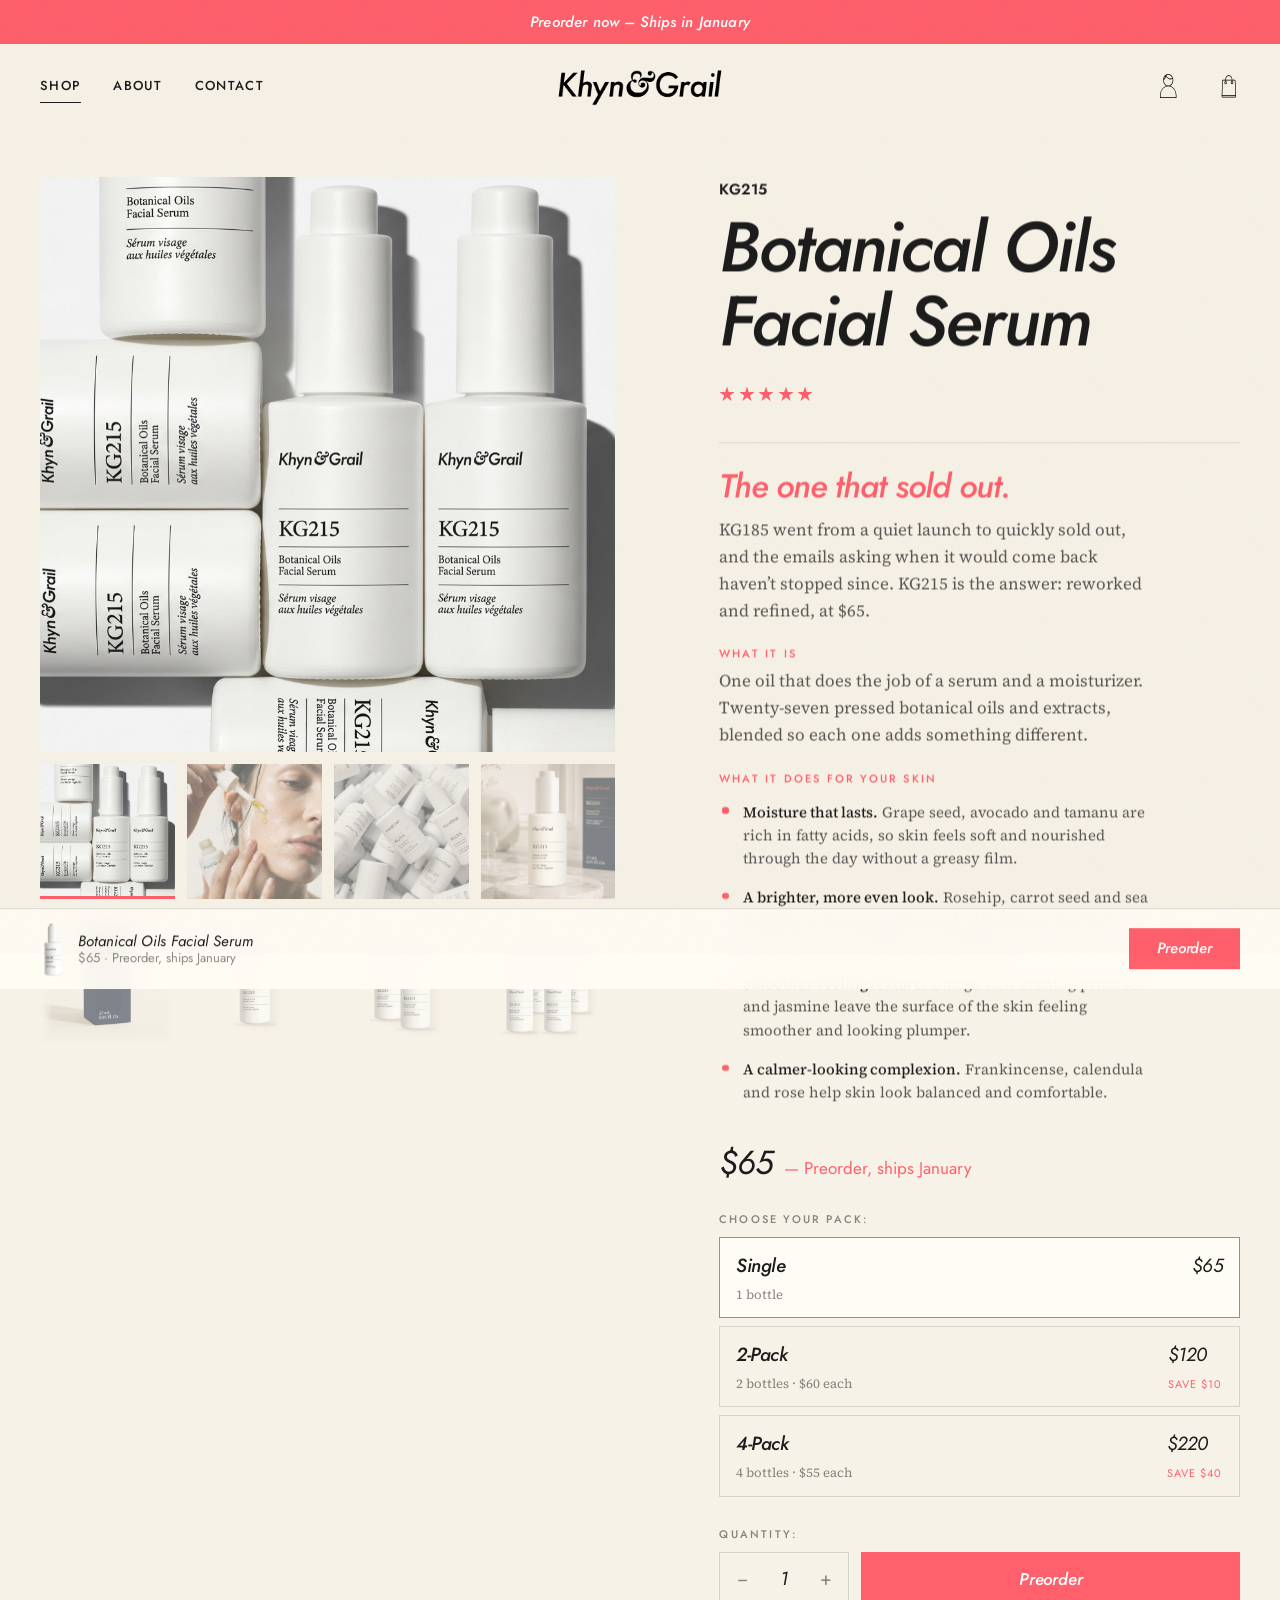
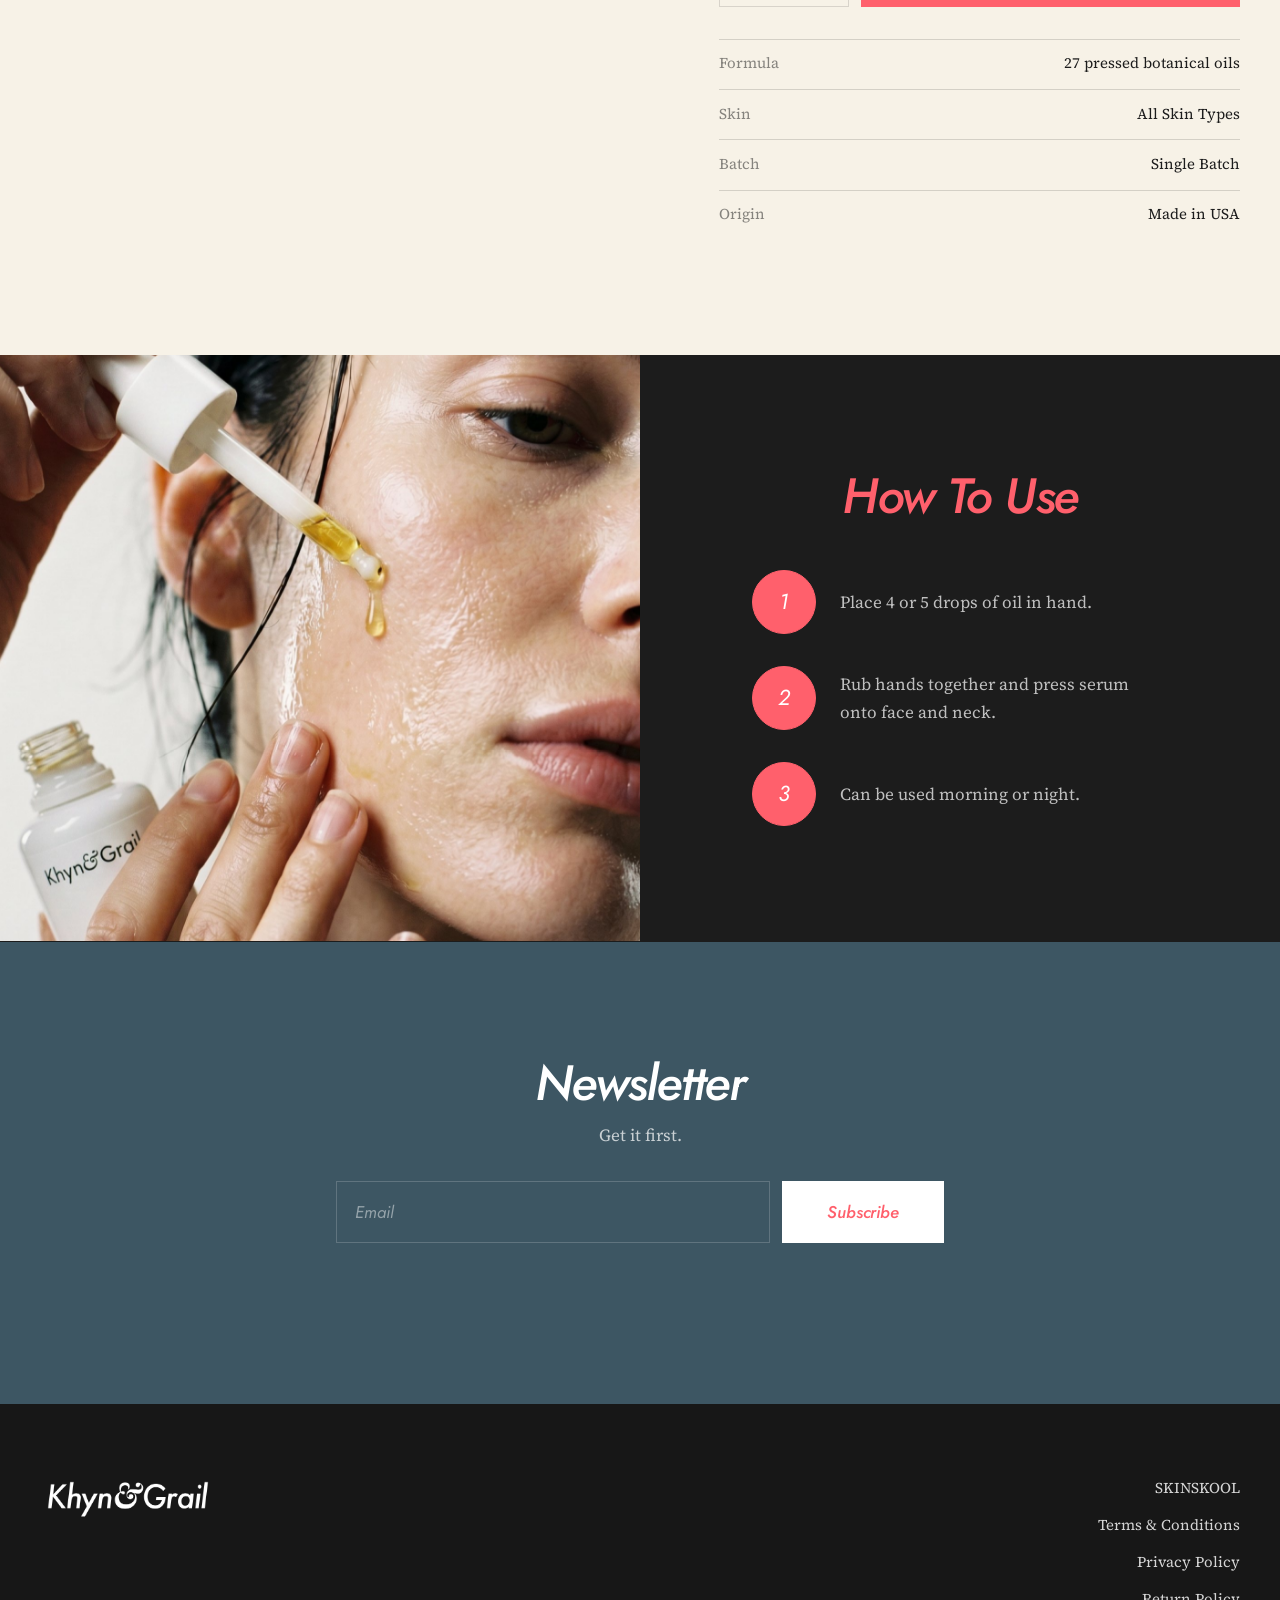
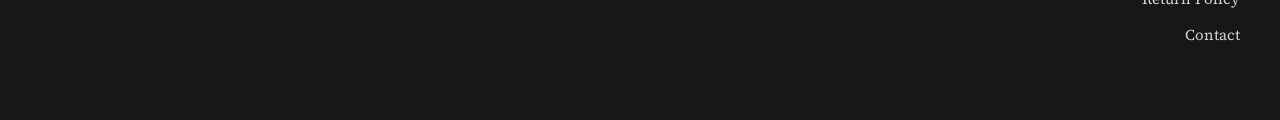
<file: product3.html>
<!DOCTYPE html>
<html lang="en" class="no-js">
  <head>
    <meta charset="utf-8" />
    <meta name="viewport" content="width=device-width, initial-scale=1" />
    <title>KG215 Botanical Oils Facial Serum — Khyn &amp; Grail</title>
    <meta name="description" content="27 pressed botanical oils. Rich without sitting heavy. Preorder now, ships January." />
    <meta name="theme-color" content="#f7f2e7" />
    <script>document.documentElement.className=document.documentElement.className.replace("no-js","js");</script>
    <link rel="preconnect" href="https://fonts.googleapis.com" />
    <link rel="preconnect" href="https://fonts.gstatic.com" crossorigin />
    <link href="https://fonts.googleapis.com/css2?family=Jost:ital,wght@0,400;0,500;0,600;1,400;1,500;1,600&family=Source+Serif+4:ital,opsz,wght@0,8..60,300;0,8..60,400;1,8..60,400&display=swap" rel="stylesheet" />
    <link rel="stylesheet" href="css/site.css" />
    <link rel="stylesheet" href="css/index3.css" />
    <link rel="preload" as="image" href="assets/img/bottles-stack.jpg" />
  </head>

  <body class="page page--product page--k3">
    <div class="k3-grain" aria-hidden="true"></div>
    <a class="skip-link" href="#main">Skip to content</a>

    <div class="curtain" data-curtain aria-hidden="true">
      <img src="assets/img/logo.png" alt="" width="500" height="121" />
    </div>

    <p class="announce">Preorder now &ndash; Ships in January</p>

    <header class="site-header" data-header>
      <div class="header-inner">
        <div class="header-left">
          <button class="menu-toggle" type="button" data-menu-toggle aria-expanded="false" aria-controls="mobile-nav" aria-label="Menu">
            <span></span><span></span>
          </button>
          <nav class="nav" aria-label="Primary">
            <a href="product3.html" aria-current="page">Shop</a>
            <a href="about3.html">About</a>
            <a href="about3.html#contact">Contact</a>
          </nav>
        </div>
        <a class="logo" href="index3.html" aria-label="Khyn &amp; Grail — home">
          <img class="logo__img" src="assets/img/logo.png" alt="Khyn &amp; Grail" width="500" height="121" />
        </a>
        <div class="header-tools">
          <a class="tool" href="about3.html#contact" aria-label="Account">
            <img src="assets/icons/account.svg" alt="" width="22" height="24" />
          </a>
          <button class="tool" type="button" data-open-cart aria-label="Bag">
            <img src="assets/icons/bag.svg" alt="" width="22" height="24" />
            <span class="cart-btn__count" data-cart-count>0</span>
          </button>
        </div>
      </div>
    </header>

    <nav class="mobile-nav" id="mobile-nav" data-mobile-nav aria-label="Mobile">
      <a href="product3.html">Shop</a>
      <a href="about3.html">About</a>
      <a href="about3.html#contact">Contact</a>
      <a href="#bag" data-open-cart>Bag</a>
    </nav>

    <main id="main">
      <article class="pdp">
        <div class="pdp__inner">
          <div class="gallery" data-gallery>
            <figure class="gallery__main" data-anim="fade">
              <img data-gallery-main src="assets/img/bottles-stack.jpg"
                   alt="Stacked KG215 bottles on white"
                   width="1254" height="1254" fetchpriority="high" />
            </figure>
            <div class="thumbs">
              <button class="thumb" type="button" data-thumb aria-current="true"
                      data-full="assets/img/bottles-stack.jpg" data-alt="Stacked KG215 bottles on white">
                <img src="assets/img/bottles-stack.jpg" alt="View 1" width="1254" height="1254" />
              </button>
              <button class="thumb" type="button" data-thumb aria-current="false"
                      data-full="assets/img/apply-portrait.jpg" data-alt="A woman pressing KG215 serum into her cheek with the dropper">
                <img src="assets/img/apply-portrait.jpg" alt="View 2" width="900" height="600" />
              </button>
              <button class="thumb" type="button" data-thumb aria-current="false"
                      data-full="assets/img/bottles-pile.jpg" data-alt="A pile of white KG215 bottles">
                <img src="assets/img/bottles-pile.jpg" alt="View 3" width="900" height="600" />
              </button>
              <button class="thumb" type="button" data-thumb aria-current="false"
                      data-full="assets/img/lifestyle.jpg" data-alt="KG215 bottle on a marble stand beside its navy carton">
                <img src="assets/img/lifestyle.jpg" alt="View 4" width="1086" height="1448" loading="lazy" />
              </button>
              <button class="thumb" type="button" data-thumb aria-current="false"
                      data-full="assets/img/box-3d.jpg" data-alt="The navy KG215 carton">
                <img src="assets/img/box-3d.jpg" alt="View 5" width="1600" height="1600" loading="lazy" />
              </button>
              <button class="thumb" type="button" data-thumb aria-current="false"
                      data-full="assets/img/pack-1.jpg" data-alt="One bottle of KG215">
                <img src="assets/img/pack-1.jpg" alt="View 6" width="1600" height="1600" loading="lazy" />
              </button>
              <button class="thumb" type="button" data-thumb aria-current="false"
                      data-full="assets/img/pack-2.jpg" data-alt="Two bottles of KG215">
                <img src="assets/img/pack-2.jpg" alt="View 7" width="1600" height="1600" loading="lazy" />
              </button>
              <button class="thumb" type="button" data-thumb aria-current="false"
                      data-full="assets/img/pack-4.jpg" data-alt="Four bottles of KG215">
                <img src="assets/img/pack-4.jpg" alt="View 8" width="1600" height="1600" loading="lazy" />
              </button>
            </div>
          </div>

          <div class="buy">
            <p class="spot__sku" data-anim="rise">KG215</p>
            <h1 class="h1" data-anim="rise" style="--d: 60ms">Botanical Oils Facial Serum</h1>
            <div data-anim="rise" style="--d: 120ms"><span class="stars" aria-hidden="true"><svg viewBox="0 0 28 26" aria-hidden="true"><path d="M14 0l3.11 9.57H27.2l-8.14 5.91 3.11 9.57L14 19.14l-8.14 5.91 3.11-9.57L.82 9.57h10.06L14 0z"/></svg><svg viewBox="0 0 28 26" aria-hidden="true"><path d="M14 0l3.11 9.57H27.2l-8.14 5.91 3.11 9.57L14 19.14l-8.14 5.91 3.11-9.57L.82 9.57h10.06L14 0z"/></svg><svg viewBox="0 0 28 26" aria-hidden="true"><path d="M14 0l3.11 9.57H27.2l-8.14 5.91 3.11 9.57L14 19.14l-8.14 5.91 3.11-9.57L.82 9.57h10.06L14 0z"/></svg><svg viewBox="0 0 28 26" aria-hidden="true"><path d="M14 0l3.11 9.57H27.2l-8.14 5.91 3.11 9.57L14 19.14l-8.14 5.91 3.11-9.57L.82 9.57h10.06L14 0z"/></svg><svg viewBox="0 0 28 26" aria-hidden="true"><path d="M14 0l3.11 9.57H27.2l-8.14 5.91 3.11 9.57L14 19.14l-8.14 5.91 3.11-9.57L.82 9.57h10.06L14 0z"/></svg></span></div>

            <div class="buy__story" data-anim="rise" style="--d: 160ms">
              <h2 class="buy__title">The one that sold out.</h2>
              <p class="buy__lede">KG185 went from a quiet launch to quickly sold out, and the emails asking when it would come back haven&rsquo;t stopped since. KG215 is the answer: reworked and refined, at <span data-single-price>$65</span>.</p>
            </div>

            <div class="buy__about" data-anim="rise" style="--d: 200ms">
              <h3 class="label coral">What it is</h3>
              <p>One oil that does the job of a serum and a moisturizer. Twenty-seven pressed botanical oils and extracts, blended so each one adds something different.</p>
              <h3 class="label coral">What it does for your skin</h3>
              <ul class="buy__list">
                <li><strong>Moisture that lasts.</strong> Grape seed, avocado and tamanu are rich in fatty acids, so skin feels soft and nourished through the day without a greasy film.</li>
                <li><strong>A brighter, more even look.</strong> Rosehip, carrot seed and sea buckthorn bring vitamins and antioxidants that help skin look more radiant and polished.</li>
                <li><strong>Smoother-feeling texture.</strong> Omega-rich evening primrose and jasmine leave the surface of the skin feeling smoother and looking plumper.</li>
                <li><strong>A calmer-looking complexion.</strong> Frankincense, calendula and rose help skin look balanced and comfortable.</li>
              </ul>
            </div>

            <p class="buy__price" data-anim="rise" style="--d: 240ms">
              <span class="buy__amount" data-pack-price>$65</span>
              <span class="buy__ship">&mdash; Preorder, ships January</span>
            </p>

            <fieldset class="packs" data-packs data-anim="rise" style="--d: 230ms">
              <legend class="label buy__legend">Choose your pack:</legend>
              <div class="packs__list">
                <label class="pack">
                  <input type="radio" name="pack" value="single" checked data-price="$65" data-amount="65" data-title="Single" data-img="assets/img/pack-1.jpg" />
                  <span class="pack__name">Single</span>
                  <span class="pack__meta">1 bottle</span>
                  <span class="pack__price">$65</span>
                </label>
                <label class="pack">
                  <input type="radio" name="pack" value="2-pack" data-price="$120" data-amount="120" data-title="2-Pack" data-img="assets/img/pack-2.jpg" />
                  <span class="pack__name">2-Pack</span>
                  <span class="pack__meta">2 bottles &middot; $60 each</span>
                  <span class="pack__price">$120</span>
                  <span class="pack__save">Save $10</span>
                </label>
                <label class="pack">
                  <input type="radio" name="pack" value="4-pack" data-price="$220" data-amount="220" data-title="4-Pack" data-img="assets/img/pack-4.jpg" />
                  <span class="pack__name">4-Pack</span>
                  <span class="pack__meta">4 bottles &middot; $55 each</span>
                  <span class="pack__price">$220</span>
                  <span class="pack__save">Save $40</span>
                </label>
              </div>
            </fieldset>

            <div class="buy__block">
              <p class="label buy__legend">Quantity:</p>
              <div class="buy__row">
                <div class="stepper" data-qty>
                  <button type="button" data-step="down" aria-label="Decrease quantity">&minus;</button>
                  <span class="stepper__value" data-qty-value aria-live="polite">1</span>
                  <button type="button" data-step="up" aria-label="Increase quantity">+</button>
                </div>
                <button class="btn" type="button" data-add data-k3-main-add>
                  <span class="btn__swap"><span>Preorder</span><span>Added to bag</span></span>
                </button>
              </div>
            </div>

            <div class="plate buy__plate" data-plate>
              <p class="plate__line" style="--d: 0ms"><span>Formula</span><span>27 pressed botanical oils</span></p>
              <p class="plate__line" style="--d: 90ms"><span>Skin</span><span>All Skin Types</span></p>
              <p class="plate__line" style="--d: 180ms"><span>Batch</span><span>Single Batch</span></p>
              <p class="plate__line" style="--d: 270ms"><span>Origin</span><span>Made in USA</span></p>
            </div>
          </div>
        </div>
      </article>

      <section class="how" id="how">
        <figure class="how__media" data-anim="fade">
          <img data-parallax="0.06" src="assets/img/howto.jpg" alt="Pressing the serum along the cheekbone with the KG215 dropper" width="1600" height="2143" />
        </figure>
        <div class="how__panel">
          <div class="how__copy">
            <h2 class="h2 coral" data-anim="rise">How To Use</h2>
            <ol class="steps">
              <li class="step" data-anim="rise"><span class="step__n">1</span><p>Place 4 or 5 drops of oil in hand.</p></li>
              <li class="step" data-anim="rise" style="--d: 130ms"><span class="step__n">2</span><p>Rub hands together and press serum onto face and neck.</p></li>
              <li class="step" data-anim="rise" style="--d: 260ms"><span class="step__n">3</span><p>Can be used morning or night.</p></li>
            </ol>
          </div>
        </div>
      </section>

      <section class="newsletter">
        <div class="newsletter__inner">
          <h2 class="h2" data-anim="rise">Newsletter</h2>
          <p data-anim="rise" style="--d: 90ms">Get it first.</p>
          <form class="newsletter__form" data-newsletter novalidate data-anim="rise" style="--d: 180ms">
            <div class="newsletter__row">
              <label class="field">
                <span class="sr-only">Email</span>
                <input type="email" name="email" placeholder="Email" autocomplete="email" required />
              </label>
              <button class="btn" type="submit">Subscribe</button>
            </div>
            <p class="form-status" data-form-status role="status"></p>
          </form>
        </div>
      </section>
    </main>

    <footer class="site-footer">
      <div class="footer-inner">
        <div class="footer-brand">
          <a href="index3.html" aria-label="Khyn &amp; Grail — home">
            <img class="footer-brand__logo" src="assets/img/logo.png" alt="Khyn &amp; Grail" width="500" height="121" />
          </a>
        </div>
        <nav class="footer-nav" aria-label="Footer">
          <a href="https://skinskool.com" rel="noopener">SKINSKOOL</a>
          <a href="about3.html#faq">Terms &amp; Conditions</a>
          <a href="about3.html#faq">Privacy Policy</a>
          <a href="about3.html#faq">Return Policy</a>
          <a href="about3.html#contact">Contact</a>
        </nav>
      </div>
    </footer>

    <div class="drawer-scrim" data-scrim></div>
    <aside class="drawer" data-drawer role="dialog" aria-modal="true" aria-label="Your bag">
      <div class="drawer__head">
        <h2 class="label">Your bag</h2>
        <button class="link" type="button" data-close-cart>Close</button>
      </div>
      <div class="drawer__body" data-cart-body></div>
      <div class="drawer__foot">
        <p class="drawer__line"><span>Subtotal</span><span data-cart-total>$0.00</span></p>
        <a class="btn btn--block" href="product3.html">Checkout</a>
      </div>
    </aside>

    <div class="k3-sticky" data-k3-sticky aria-hidden="true">
      <div class="k3-sticky__id">
        <img src="assets/img/bottle.png" alt="" width="600" height="1316" />
        <p>Botanical Oils Facial Serum <span>$65 &middot; Preorder, ships January</span></p>
      </div>
      <button class="btn btn--sm" type="button" tabindex="-1" data-k3-sticky-add>Preorder</button>
    </div>
    <script>
      (function () {
        var bar = document.querySelector("[data-k3-sticky]");
        var main = document.querySelector("[data-k3-main-add]");
        var hero = document.querySelector(".pdp");
        if (!bar || !main || !("IntersectionObserver" in window)) return;
        var seen = { main: true, hero: true };
        var io = new IntersectionObserver(function (entries) {
          entries.forEach(function (e) { seen[e.target === main ? "main" : "hero"] = e.isIntersecting; });
          var show = !seen.main && !seen.hero;
          bar.classList.toggle("is-shown", show);
          bar.setAttribute("aria-hidden", String(!show));
          bar.querySelector("button").tabIndex = show ? 0 : -1;
        });
        io.observe(main); io.observe(hero);
        bar.querySelector("button").addEventListener("click", function () { main.click(); });
      })();
    </script>

    <script src="js/site.js" defer></script>
    <script src="js/motion.js" defer></script>
  </body>
</html>
</file>
<file: css/site.css>
@import url("tokens.css");
@import url("reset.css");
@import url("base.css");
@import url("components.css");
@import url("layout.css");
@import url("home.css");
@import url("product.css");
@import url("about.css");
</file>
<file: css/index3.css>
/* ==========================================================================
   index3 — the hybrid home.
   Brand chrome, palette and type from the KG215 build (site.css); the
   editorial layouts — full-bleed plates, hung ingredient wall, framed
   portraits, grain — borrowed from the lookbook. Everything is k3- scoped.
   ========================================================================== */

.page--k3 { background: var(--cream); }

/* Paper grain, as in the lookbook, but quieter */
.k3-grain {
  position: fixed; inset: -6%; z-index: 90; pointer-events: none; opacity: 0.07;
  background-image: url("data:image/svg+xml,%3Csvg xmlns='http://www.w3.org/2000/svg' width='160' height='160'%3E%3Cfilter id='n'%3E%3CfeTurbulence type='fractalNoise' baseFrequency='.9' numOctaves='3' stitchTiles='stitch'/%3E%3C/filter%3E%3Crect width='100%25' height='100%25' filter='url(%23n)'/%3E%3C/svg%3E");
  mix-blend-mode: multiply;
}

.k3-eyebrow { color: var(--coral); }
.k3-big { font-size: clamp(2.6rem, 7.4vw, 6.4rem); }
.k3-big em, .k3-hero__title em { font-family: var(--serif); font-weight: 300; font-style: italic; letter-spacing: -0.02em; }

/* --- Hero: lookbook overture, with the buy path above the fold ---------- */

.k3-hero { position: relative; min-height: min(100svh, 62rem); display: grid; align-items: end; overflow: hidden; }
.k3-hero__plate { position: absolute; inset: 0; }
.k3-hero__plate img { width: 100%; height: 115%; object-fit: cover; object-position: 66% 44%; }
.k3-hero__plate::after {
  content: ""; position: absolute; inset: 0;
  background: linear-gradient(90deg, rgba(247, 242, 231, 0.96) 0%, rgba(247, 242, 231, 0.78) 38%, rgba(247, 242, 231, 0) 70%),
              linear-gradient(0deg, rgba(247, 242, 231, 0.9) 0%, rgba(247, 242, 231, 0) 30%);
}
.k3-hero__inner {
  position: relative; width: var(--wrap); margin-inline: auto;
  padding: calc(var(--header-h) + var(--announce-h) + var(--s7)) 0 var(--s7);
}
.k3-hero__title { font-size: clamp(3.4rem, min(11vw, 15vh), 9rem); margin: var(--s4) 0 var(--s5); }
.k3-hero__sub { max-width: none; font-size: var(--fs-md); color: var(--ink-70); }
.k3-hero__cta { display: flex; flex-wrap: wrap; align-items: center; gap: var(--s5); margin-top: var(--s6); }
.k3-proof { display: inline-flex; align-items: center; gap: var(--s3); font-family: var(--display); font-size: var(--fs-sm); color: var(--ink-70); }
.k3-proof .stars svg { width: 0.9rem; height: 0.9rem; }
.k3-proof a { text-decoration: underline; text-underline-offset: 3px; }

@media (max-width: 47.99rem) {
  .k3-hero__plate::after {
    background: linear-gradient(0deg, rgba(247, 242, 231, 1) 18%, rgba(247, 242, 231, 0.7) 52%, rgba(247, 242, 231, 0.1) 100%);
  }
}

/* --- Buy module: the Shopify PDP structure, set like a magazine page ---- */

.k3-buy { padding-block: var(--band); background: var(--bone); border-block: 1px solid var(--rule); }
.k3-buy__grid { width: var(--wrap); margin-inline: auto; display: grid; gap: var(--s7); align-items: center; }
@media (min-width: 60rem) { .k3-buy__grid { grid-template-columns: 1.05fr 1fr; gap: var(--s9); } }

.k3-buy__media { position: relative; margin: 0; }
.k3-buy__media .k3-frame { aspect-ratio: 4 / 5; }
.k3-buy__bottle {
  position: absolute; right: -4%; bottom: -6%; width: 26%;
  filter: drop-shadow(0 30px 40px rgba(28, 28, 28, 0.22));
}
.k3-buy__tag {
  position: absolute; left: var(--s4); top: var(--s4);
  background: var(--coral); color: var(--white); padding: 0.6rem 0.9rem;
}
.k3-buy .h1 { margin: var(--s3) 0 var(--s4); }
.k3-buy .buy__desc { margin-top: var(--s5); color: var(--ink-70); max-width: 44ch; }
.k3-buy .buy__price { margin: var(--s5) 0; }
.k3-buy .buy__block { margin-bottom: var(--s5); }
.k3-assure { display: grid; gap: var(--s2); margin: var(--s5) 0; padding: 0; list-style: none; font-size: var(--fs-sm); color: var(--ink-70); }
.k3-assure li { display: flex; gap: var(--s3); align-items: baseline; }
.k3-assure li::before { content: ""; flex: none; width: 0.45rem; height: 0.45rem; border-radius: 50%; background: var(--coral); transform: translateY(-1px); }

/* --- Frames, from the lookbook ------------------------------------------ */

.k3-frame { position: relative; overflow: hidden; display: block; }
.k3-frame img { width: 100%; height: 100%; object-fit: cover; transition: transform 1600ms var(--ease); }
.js [data-anim="zoom"].k3-frame { transform: none; }
.js .k3-frame[data-anim="zoom"] img { transform: scale(1.09); }
.js .k3-frame.is-in[data-anim="zoom"] img { transform: none; }

/* --- Creed: SkinSkool, said editorially instead of in a red box --------- */

.k3-creed { padding-block: var(--band); }
.k3-creed__grid { width: var(--wrap); margin-inline: auto; display: grid; gap: var(--s7); align-items: center; }
@media (min-width: 60rem) { .k3-creed__grid { grid-template-columns: 1.25fr 1fr; gap: var(--s9); } }
.k3-creed .display { margin: var(--s5) 0 var(--s6); }
.k3-creed__body { color: var(--ink-70); max-width: 44ch; }
.k3-creed__body p + p { margin-top: 1em; }
.k3-creed__body .btn { margin-top: var(--s6); }
.k3-creed__plate { margin: 0; }
.k3-creed__plate .k3-frame { aspect-ratio: 4 / 5; }
.k3-creed__plate figcaption { margin-top: var(--s3); text-align: right; color: var(--ink-50); }

.k3-stats { display: grid; grid-template-columns: repeat(3, 1fr); gap: var(--s4); margin-top: var(--s7); border-top: 1px solid var(--rule); padding-top: var(--s5); }
.k3-stats b { display: block; font-family: var(--display); font-style: italic; font-weight: 500; font-size: var(--fs-2xl); letter-spacing: -0.03em; line-height: 1; color: var(--coral); }
.k3-stats span { display: block; margin-top: var(--s2); }

/* --- The hung wall of oils ---------------------------------------------- */

.k3-salon { padding-block: var(--band); background: var(--cream); overflow: hidden; }
.k3-salon__head { width: var(--wrap); margin: 0 auto var(--s8); display: grid; gap: var(--s5); }
@media (min-width: 60rem) { .k3-salon__head { grid-template-columns: 1.4fr 1fr; align-items: end; } }
.k3-salon__head p { color: var(--ink-70); max-width: 40ch; }

.k3-wall { width: var(--wrap); margin-inline: auto; display: grid; grid-template-columns: repeat(2, 1fr); gap: var(--s6) var(--s5); }
@media (min-width: 48rem) { .k3-wall { grid-template-columns: repeat(4, 1fr); gap: var(--s7) var(--s6); } }
.k3-hung { margin: 0; text-align: center; }
.k3-hung:nth-child(4n+2) { margin-top: clamp(1.5rem, 7vw, 6rem); }
.k3-hung:nth-child(4n+4) { margin-top: clamp(0rem, 3vw, 2.5rem); }
.k3-hung img { width: 100%; aspect-ratio: 1; object-fit: contain; transition: transform 900ms var(--ease); }
.k3-hung--plate img { object-fit: cover; aspect-ratio: 4 / 5; }
.k3-hung:hover img { transform: scale(1.05) rotate(-1.5deg); }
.k3-hung figcaption { margin-top: var(--s3); }
.k3-hung figcaption small { display: block; margin-top: var(--s2); font-family: var(--serif); font-size: var(--fs-xs); letter-spacing: 0; text-transform: none; color: var(--ink-50); }
.k3-wall:hover .k3-hung { opacity: 0.45; transition: opacity 600ms var(--ease); }
.k3-wall:hover .k3-hung:hover { opacity: 1; }
.k3-hung:hover figcaption { color: var(--coral); }

.k3-salon__foot { width: var(--wrap); margin: var(--s8) auto 0; display: flex; flex-wrap: wrap; gap: var(--s5); align-items: center; justify-content: center; }

/* --- How to use, three beats -------------------------------------------- */

.k3-ritual { position: relative; background: var(--navy); color: var(--white); overflow: hidden; }
.k3-ritual__grid { display: grid; }
@media (min-width: 60rem) { .k3-ritual__grid { grid-template-columns: 1fr 1fr; } }
.k3-ritual__media { margin: 0; min-height: 22rem; }
.k3-ritual__media img { width: 100%; height: 100%; object-fit: cover; }
.k3-ritual__copy { padding: var(--band) var(--gutter); display: grid; align-content: center; gap: var(--s6); }
@media (min-width: 60rem) { .k3-ritual__copy { padding-inline: var(--s9) var(--gutter); } }
.k3-steps { list-style: none; margin: 0; padding: 0; display: grid; gap: var(--s5); }
.k3-steps li { display: grid; grid-template-columns: 3rem 1fr; gap: var(--s4); align-items: baseline; border-top: 1px solid var(--on-dark-18); padding-top: var(--s4); }
.k3-steps b { font-family: var(--display); font-style: italic; font-weight: 500; font-size: var(--fs-xl); color: var(--coral); }
.k3-steps p { color: var(--on-dark-70); font-size: var(--fs-md); }

/* --- Door: the price promise -------------------------------------------- */

.k3-door { padding-block: calc(var(--band) * 1.2); text-align: center; background: var(--coral); color: var(--white); }
.k3-door__inner { width: var(--wrap); margin-inline: auto; display: grid; justify-items: center; gap: var(--s6); }
.k3-door .label { color: rgba(255, 255, 255, 0.8); }
.k3-door .display { max-width: 18ch; }

/* --- Reviews: score summary + the video wall ---------------------------- */

.k3-reviews { padding-block: var(--band); }
.k3-reviews__inner { width: var(--wrap); margin-inline: auto; }
.k3-reviews__head { display: grid; gap: var(--s6); margin-bottom: var(--s8); align-items: end; }
@media (min-width: 60rem) { .k3-reviews__head { grid-template-columns: 1.3fr 1fr; } }
.k3-score { display: flex; gap: var(--s5); align-items: center; }
.k3-score__num { font-family: var(--display); font-style: italic; font-weight: 500; font-size: var(--fs-3xl); letter-spacing: -0.04em; line-height: 1; }
.k3-score p { font-size: var(--fs-sm); color: var(--ink-70); }
.k3-reviews .reviews__quote { margin-top: var(--s8); }

/* --- FAQ ---------------------------------------------------------------- */

.k3-faq { padding-block: var(--band); background: var(--bone); border-top: 1px solid var(--rule); }
.k3-faq__grid { width: var(--wrap); margin-inline: auto; display: grid; gap: var(--s7); }
@media (min-width: 60rem) { .k3-faq__grid { grid-template-columns: 1fr 1.5fr; } }
.k3-faq__grid .lede { margin-top: var(--s4); color: var(--ink-70); }

/* --- Sticky buy bar, once the main buy button is off-screen -------------- */

.k3-sticky {
  position: fixed; left: 0; right: 0; bottom: 0; z-index: 60;
  display: flex; align-items: center; justify-content: space-between; gap: var(--s4);
  padding: var(--s3) var(--gutter);
  background: rgba(255, 252, 245, 0.94); backdrop-filter: blur(12px);
  border-top: 1px solid var(--rule);
  transform: translateY(110%); transition: transform 520ms var(--ease);
}
.k3-sticky.is-shown { transform: none; }
.k3-sticky__id { display: flex; align-items: center; gap: var(--s3); min-width: 0; }
.k3-sticky__id img { width: 1.6rem; height: auto; }
.k3-sticky__id p { font-family: var(--display); font-style: italic; font-size: var(--fs-sm); line-height: 1.2; white-space: nowrap; overflow: hidden; text-overflow: ellipsis; }
.k3-sticky__id span { display: block; font-style: normal; color: var(--ink-50); font-size: var(--fs-xs); }
.k3-sticky .btn { flex: none; }

/* --- Chapters: full-bleed images that carry the story ------------------- */

.k3-chapter { position: relative; min-height: min(92svh, 60rem); display: grid; align-items: end; overflow: hidden; color: var(--white); }
.k3-chapter__plate { position: absolute; inset: 0; margin: 0; }
.k3-chapter__plate img { width: 100%; height: 118%; object-fit: cover; }
.k3-chapter__plate::after { content: ""; position: absolute; inset: 0; background: linear-gradient(0deg, rgba(18, 18, 18, 0.72) 0%, rgba(18, 18, 18, 0.15) 55%, rgba(18, 18, 18, 0) 100%); }
.k3-chapter__inner { position: relative; width: var(--wrap); margin-inline: auto; padding-block: var(--s9) var(--s8); display: grid; gap: var(--s5); }
.k3-chapter__inner .label { color: rgba(255, 255, 255, 0.8); }
.k3-chapter__inner .display { max-width: 16ch; }
.k3-chapter__inner p:not(.label) { max-width: 40ch; font-size: var(--fs-md); color: var(--on-dark-70); }
.k3-chapter__inner .btn { justify-self: start; }
.k3-chapter--right .k3-chapter__inner { justify-items: end; text-align: right; }
.k3-chapter--right .k3-chapter__inner .btn { justify-self: end; }
.k3-chapter--light { color: var(--ink); }
.k3-chapter--light .k3-chapter__plate::after { background: linear-gradient(0deg, rgba(247, 242, 231, 0.92) 0%, rgba(247, 242, 231, 0.2) 50%, rgba(247, 242, 231, 0) 100%); }
.k3-chapter--light .k3-chapter__inner .label { color: var(--coral); }
.k3-chapter--light .k3-chapter__inner p:not(.label) { color: var(--ink-70); }

/* Diptych: two plates edge to edge */
.k3-diptych { display: grid; }
@media (min-width: 48rem) { .k3-diptych { grid-template-columns: 1fr 1fr; } }
.k3-diptych figure { position: relative; margin: 0; aspect-ratio: 4 / 5; overflow: hidden; }
.k3-diptych img { width: 100%; height: 100%; object-fit: cover; transition: transform 1600ms var(--ease); }
.k3-diptych figure:hover img { transform: scale(1.04); }
.k3-diptych figcaption { position: absolute; left: var(--s5); bottom: var(--s5); right: var(--s5); color: var(--white); }
.k3-diptych figcaption .h3 { margin-top: var(--s2); }
.k3-diptych figure::after { content: ""; position: absolute; inset: 0; background: linear-gradient(0deg, rgba(18, 18, 18, 0.55), rgba(18, 18, 18, 0) 45%); pointer-events: none; }
.k3-diptych figcaption { z-index: 1; }

/* Pull-quote between chapters */
.k3-pull { padding-block: var(--band); text-align: center; }
.k3-pull .display { width: var(--wrap); margin-inline: auto; max-width: 20ch; }
.k3-pull .label { display: block; margin-bottom: var(--s5); color: var(--coral); }

/* Shared hero variant over a darker portrait */
.k3-hero--portrait .k3-hero__plate img { object-position: 70% 30%; }

.k3-buy__cta { display: flex; flex-wrap: wrap; align-items: center; gap: var(--s5); margin-top: var(--s5); }

/* --- About manifesto, cleaned up: one column of type beside an upright bottle */
.page--k3 .manifesto::before { display: none; }
.page--k3 .manifesto { padding-block: calc(var(--band) * 1.1); }
.page--k3 .manifesto__inner { width: var(--wrap); max-width: none; gap: var(--s5); }
@media (min-width: 60rem) {
  .page--k3 .manifesto__inner { width: var(--wrap); padding-right: 34%; }
  .page--k3 .manifesto__bottle {
    right: calc(var(--gutter) + 4%); bottom: calc(var(--band) * 1.1);
    width: clamp(11rem, 17vw, 16rem); opacity: 1; rotate: 0deg;
  }
  .js .page--k3 .manifesto__bottle.is-in { transform: none; }
  .page--k3 .manifesto__bottle:not([data-anim]) { transform: none; }
}
.page--k3 .manifesto__lead,
.page--k3 .manifesto__mid {
  font-family: var(--serif); font-weight: 400; font-size: var(--fs-md); line-height: 1.6;
  max-width: 46ch; padding: 0; border: 0; letter-spacing: 0; text-align: left; justify-self: start;
  color: rgba(255, 255, 255, 0.9);
}
.page--k3 .manifesto__kicker { font-size: clamp(2.4rem, 5.6vw, 4.6rem); margin-top: var(--s6); max-width: 14ch; }
.page--k3 .manifesto__lead::before {
  content: "Our story"; display: block; margin-bottom: var(--s5);
  font-family: var(--display); font-size: var(--fs-micro); letter-spacing: var(--track-wide); text-transform: uppercase; color: rgba(255,255,255,0.75);
}

/* Pre-order banner stays pinned above the header */
.page--k3 .announce { position: sticky; top: 0; z-index: 51; }
.page--k3 .site-header { top: var(--announce-h); }

/* Hero: content clears the credential bar; reviews sit under the button */
.k3-hero__inner { padding-bottom: calc(var(--s9) + var(--s6)); }
.k3-hero .k3-hero__cta { flex-direction: column; align-items: flex-start; gap: var(--s4); }

/* Coral manifesto: bottle centred in its column */
@media (min-width: 60rem) {
  .page--k3 .manifesto__bottle {
    top: 0; bottom: 0; margin-block: auto;
    right: calc(var(--gutter) + 9%);
    width: auto; height: min(72%, 30rem);
  }
}

/* Credentials float on the hero image — no bar */
.page--k3 .creds { background: none; }
.page--k3 .creds__pill { background: none; box-shadow: none; margin-block: 0; }
@media (min-width: 48rem) {
  .page--k3 .creds { margin-top: -9.5rem; height: 9.5rem; }
  .k3-hero .k3-hero__inner { padding-bottom: 12rem; }
}

/* --- Home, simplified (client cut) ------------------------------------- */

.k3-hero__title { white-space: nowrap; }

/* Oil band: copy left, the 27 botanicals on a cream shelf right */
.k3-oil { position: relative; overflow: hidden; color: var(--white); }
.k3-oil__plate { position: absolute; inset: 0; margin: 0; }
.k3-oil__plate img { width: 100%; height: 115%; object-fit: cover; }
.k3-oil__plate::after { content: ""; position: absolute; inset: 0; background: linear-gradient(90deg, rgba(20, 16, 8, 0.6) 0%, rgba(20, 16, 8, 0.2) 55%, rgba(20, 16, 8, 0.05) 100%); }
.k3-oil__inner { position: relative; width: var(--wrap); margin-inline: auto; padding-block: var(--band); display: grid; gap: var(--s7); align-items: center; }
@media (min-width: 60rem) { .k3-oil__inner { grid-template-columns: 0.8fr 1.2fr; gap: var(--s8); } }
.k3-oil__copy { display: grid; gap: var(--s5); }
.k3-oil__copy .label { color: rgba(255, 255, 255, 0.85); }
.k3-oil__copy p:not(.label) { color: rgba(255, 255, 255, 0.92); max-width: 40ch; }
.k3-oil__shelf { min-width: 0; background: rgba(255, 252, 245, 0.94); border-radius: 1.5rem; padding: var(--s6) var(--s5) var(--s5); color: var(--ink); box-shadow: 0 30px 70px rgba(20, 16, 8, 0.25); }
.k3-bots { padding: 0 !important; background: none !important; }

/* Pile of bottles with a single centred CTA */
.k3-pile { position: relative; min-height: min(90svh, 56rem); display: grid; place-items: center; overflow: hidden; }
.k3-pile__plate { position: absolute; inset: 0; margin: 0; }
.k3-pile__plate img { width: 100%; height: 112%; object-fit: cover; }
.k3-pile { padding: var(--s8) var(--s4); }
.k3-tile { position: relative; width: min(100%, 26rem); padding: var(--s6) var(--s5) var(--s7); background: rgba(247, 242, 231, 0.94); backdrop-filter: blur(6px); text-align: center; display: grid; justify-items: center; gap: var(--s3); box-shadow: 0 30px 80px -30px rgba(18, 18, 18, 0.35); }
.k3-tile__bottle { width: 6.5rem; height: auto; margin-bottom: var(--s2); }
.k3-tile__sku { font-weight: 600; letter-spacing: 0.08em; }
.k3-tile__lede { color: var(--ink-70); max-width: 34ch; }
.k3-tile .btn { margin-top: var(--s3); }
.k3-bots .slider__track { padding-inline: var(--s2); }
.k3-bots .bot { flex-basis: clamp(6.5rem, 9vw, 8.5rem); }
.k3-bots .slider__arrow--prev { left: -0.5rem; }
.k3-bots .slider__arrow--next { right: -0.5rem; }
.k3-chapter--story .k3-chapter__plate::after { background: linear-gradient(90deg, rgba(18, 18, 18, 0.6) 0%, rgba(18, 18, 18, 0.15) 60%, rgba(18, 18, 18, 0) 100%), linear-gradient(0deg, rgba(18, 18, 18, 0.72) 0%, rgba(18, 18, 18, 0.15) 55%, rgba(18, 18, 18, 0) 100%); }
</file>
